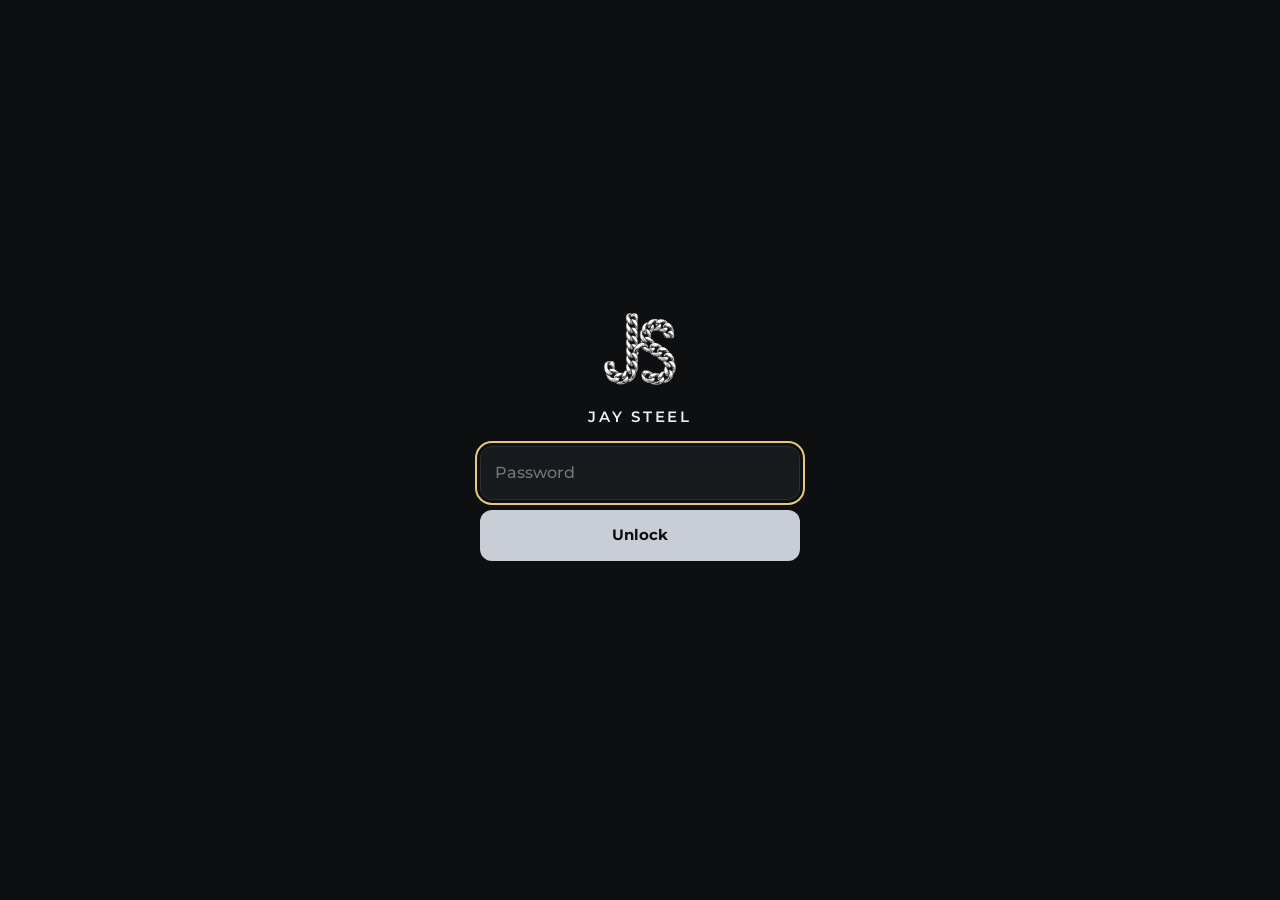
<file: index.html>
<!doctype html>
<html lang="en" data-theme="dark">
<head>
<meta charset="utf-8">
<meta name="viewport" content="width=device-width, initial-scale=1, viewport-fit=cover">
<title>JAY STEEL · Markets &amp; HQ</title>
<meta name="description" content="JAY STEEL JEWELRY markets and HQ: next market, map, calendar, fees and sales.">
<meta name="color-scheme" content="dark light">
<meta name="theme-color" content="#0E0F11" id="theme-color">
<meta name="robots" content="noindex">
<link rel="icon" type="image/png" href="assets/favicon-32.png">
<link rel="apple-touch-icon" href="assets/apple-touch-icon.png">
<link rel="manifest" href="manifest.json">
<meta name="apple-mobile-web-app-capable" content="yes">
<meta name="mobile-web-app-capable" content="yes">
<meta name="apple-mobile-web-app-status-bar-style" content="black-translucent">
<meta name="apple-mobile-web-app-title" content="JS Logistics">
<script>
window.JSL = {"root": "", "sw": true};
/* theme before first paint (Settings › Appearance) */
(function(){try{var s=JSON.parse(localStorage.getItem("jsl-settings")||"{}"),d=document.documentElement,l=s.theme==="light"||(s.theme==="system"&&matchMedia("(prefers-color-scheme: light)").matches);d.setAttribute("data-theme",l?"light":"dark");if(s.text==="large")d.classList.add("text-lg");}catch(e){}})();
</script>
<link rel="preload" href="assets/fonts/montserrat.woff2" as="font" type="font/woff2" crossorigin>
<style>@font-face{font-family:"Montserrat";src:url("assets/fonts/montserrat.woff2") format("woff2");font-weight:100 900;font-display:swap}@font-face{font-family:"Cormorant Garamond";src:url("assets/fonts/cormorant.woff2") format("woff2");font-weight:300 700;font-display:swap}</style>
<link rel="stylesheet" href="styles.css?v=29">
</head>
<body>
<div class="aurora" aria-hidden="true"><i class="a1"></i><i class="a2"></i><i class="a3"></i></div>
<a class="skip" href="#app">Skip to content</a>
<header class="top">
  <a class="brand" href="#/" aria-label="JAY STEEL, dashboard">
    <picture><source srcset="assets/js-icon.webp" type="image/webp"><img src="assets/js-icon.png" alt="" width="256" height="244"></picture>
    <span class="brand__text"><span class="brand__word">JAY STEEL</span><span class="brand__sub" id="page-name">Dashboard</span></span>
  </a>
  <div class="top__btns">
    <button class="iconbtn" id="menu-btn" type="button" aria-label="Open menu" aria-expanded="false" aria-controls="menu">
      <svg aria-hidden="true" focusable="false" viewBox="0 0 24 24"><path d="M4 7h16M4 12h16M4 17h16"/></svg>
    </button>
  </div>
</header>

<div class="menu-scrim" id="menu-scrim" hidden></div>
<nav class="menu" id="menu" aria-label="Menu" aria-hidden="true">
  <div class="menu__head"><span class="brand__word">MENU</span>
    <button class="iconbtn" id="menu-close" type="button" aria-label="Close menu"><svg aria-hidden="true" viewBox="0 0 24 24"><path d="M6 6l12 12M18 6 6 18"/></svg></button></div>
  <p class="menu__sec">Plan</p>
  <a href="#/" data-tab="today"><svg viewBox="0 0 24 24" aria-hidden="true"><circle cx="12" cy="12" r="8.5"/><path d="M12 7.5V12l3 2"/></svg><span>Today</span></a>
  <a href="#/todo" data-tab="todo"><svg viewBox="0 0 24 24" aria-hidden="true"><path d="M9 6h11M9 12h11M9 18h7"/><path d="M4.5 6l1 1 2-2M4.5 12l1 1 2-2M4.5 18l1 1 2-2"/></svg><span>To-Do</span><span class="menu-count" id="todo-menu-count" hidden></span></a>
  <a href="#/calendar" data-tab="cal"><svg viewBox="0 0 24 24" aria-hidden="true"><rect x="3.5" y="5" width="17" height="15" rx="2"/><path d="M3.5 10h17M8 3v4M16 3v4"/></svg><span>Calendar</span></a>
  <a href="#/map" data-tab="map"><svg viewBox="0 0 24 24" aria-hidden="true"><path d="M9 4 3.5 6v14L9 18l6 2 5.5-2V4L15 6z"/><path d="M9 4v14M15 6v14"/></svg><span>Map</span></a>
  <p class="menu__sec">Business</p>
  <a href="#/markets" data-tab="list"><svg viewBox="0 0 24 24" aria-hidden="true"><rect x="3.5" y="4.5" width="17" height="15" rx="2.5"/><path d="M3.5 9.5h17M8 3v4M16 3v4"/></svg><span>Markets</span></a>
  <a href="#/opportunities" data-tab="opp"><svg viewBox="0 0 24 24" aria-hidden="true"><circle cx="11" cy="11" r="6.5"/><path d="M20 20l-4.2-4.2"/></svg><span>Find markets</span></a>
  <a href="#/money" data-tab="money"><svg viewBox="0 0 24 24" aria-hidden="true"><path d="M12 3v18M16.5 7.5c0-1.7-2-3-4.5-3s-4.5 1.3-4.5 3 2 2.6 4.5 3 4.5 1.3 4.5 3-2 3-4.5 3-4.5-1.3-4.5-3"/></svg><span>Payments</span></a>
  <a href="#/products" data-tab="products"><svg viewBox="0 0 24 24" aria-hidden="true"><path d="M3.5 12.2V5a1.5 1.5 0 0 1 1.5-1.5h7.2l8.3 8.3a1.5 1.5 0 0 1 0 2.1l-7.1 7.1a1.5 1.5 0 0 1-2.1 0z"/><circle cx="8.2" cy="8.2" r="1.5"/></svg><span>Products</span></a>
  <a href="#/links" data-tab="links"><svg viewBox="0 0 24 24" aria-hidden="true"><path d="M5 8h14l-1.2 11.2a2 2 0 0 1-2 1.8H8.2a2 2 0 0 1-2-1.8z"/><path d="M9 8V6a3 3 0 0 1 6 0v2"/></svg><span>Shop &amp; Links</span></a>
  <p class="menu__sec">App</p>
  <a href="#/settings" data-tab="settings"><svg viewBox="0 0 24 24" aria-hidden="true"><circle cx="12" cy="12" r="3"/><path d="M19.4 15a1.7 1.7 0 0 0 .3 1.8l.1.1a2 2 0 1 1-2.8 2.8l-.1-.1a1.7 1.7 0 0 0-1.8-.3 1.7 1.7 0 0 0-1 1.5V21a2 2 0 1 1-4 0v-.1a1.7 1.7 0 0 0-1.1-1.5 1.7 1.7 0 0 0-1.8.3l-.1.1a2 2 0 1 1-2.8-2.8l.1-.1a1.7 1.7 0 0 0 .3-1.8 1.7 1.7 0 0 0-1.5-1H3a2 2 0 1 1 0-4h.1a1.7 1.7 0 0 0 1.5-1.1 1.7 1.7 0 0 0-.3-1.8l-.1-.1a2 2 0 1 1 2.8-2.8l.1.1a1.7 1.7 0 0 0 1.8.3H9a1.7 1.7 0 0 0 1-1.5V3a2 2 0 1 1 4 0v.1a1.7 1.7 0 0 0 1 1.5 1.7 1.7 0 0 0 1.8-.3l.1-.1a2 2 0 1 1 2.8 2.8l-.1.1a1.7 1.7 0 0 0-.3 1.8V9a1.7 1.7 0 0 0 1.5 1H21a2 2 0 1 1 0 4h-.1a1.7 1.7 0 0 0-1.5 1z"/></svg><span>Settings</span></a>
  <button type="button" class="menu__out" id="logout"><svg viewBox="0 0 24 24" aria-hidden="true"><path d="M14 4h4a2 2 0 0 1 2 2v12a2 2 0 0 1-2 2h-4M10 16l-4-4 4-4M6 12h10"/></svg><span>Log Out</span></button>
</nav>

<nav class="dock" aria-label="Primary">
  <a href="#/" data-tab="today" aria-label="Today"><svg viewBox="0 0 24 24" aria-hidden="true"><circle cx="12" cy="12" r="8.5"/><path d="M12 7.5V12l3 2"/></svg><span>Today</span></a>
  <a href="#/todo" data-tab="todo" aria-label="To-do and pending"><svg viewBox="0 0 24 24" aria-hidden="true"><path d="M9 6h11M9 12h11M9 18h7"/><path d="M4.5 6l1 1 2-2M4.5 12l1 1 2-2M4.5 18l1 1 2-2"/></svg><span>To-Do</span><i class="dokbadge" id="todo-badge" hidden></i></a>
  <a href="#/opportunities" data-tab="opp" aria-label="Find markets"><svg viewBox="0 0 24 24" aria-hidden="true"><circle cx="11" cy="11" r="6.5"/><path d="M20 20l-4.2-4.2"/></svg><span>Find</span></a>
  <a href="#/markets" data-tab="list" aria-label="Markets"><svg viewBox="0 0 24 24" aria-hidden="true"><rect x="3.5" y="4.5" width="17" height="15" rx="2.5"/><path d="M3.5 9.5h17M8 3v4M16 3v4"/></svg><span>Markets</span></a>
  <button type="button" class="dock__more" id="more-btn" aria-label="More" aria-controls="menu" aria-expanded="false">
    <svg viewBox="0 0 24 24" aria-hidden="true"><circle cx="5" cy="12" r="1.6"/><circle cx="12" cy="12" r="1.6"/><circle cx="19" cy="12" r="1.6"/></svg><span>More</span></button>
</nav>

<main id="app" class="wrap" tabindex="-1">
  <div class="skel" aria-label="Loading markets"><i></i><i></i><i></i></div>
</main>

<noscript><p class="wrap">This app needs JavaScript turned on.</p></noscript>
<style>html.locked body>*:not(#gate){display:none!important}#gate{position:fixed;inset:0;display:flex;align-items:center;justify-content:center;background:#0E0F11;z-index:9999;font-family:Montserrat,system-ui,sans-serif}#gate form{width:min(320px,86vw);text-align:center;color:#ECEEF1}#gate img{width:72px;margin-bottom:14px;filter:grayscale(1) brightness(1.18)}#gate h1{font-size:15px;letter-spacing:.18em;margin:0 0 18px;font-weight:600}#gate input{width:100%;box-sizing:border-box;padding:14px;border-radius:12px;border:1px solid #2A2E33;background:#17191C;color:#ECEEF1;font-size:16px}#gate button{width:100%;margin-top:10px;padding:14px;border:0;border-radius:12px;background:#C9CED6;color:#0E0F11;font-weight:700;font-size:15px}#gate p{color:#E5675A;font-size:13px;min-height:18px;margin:8px 0 0}</style>
<script>
(function(){var H="162c8e48e83400fb9cac9947ab71ea63e5e27490040529ddae7283fda6991d64",K="jsl-auth",P2="jsl-pw2",d=document.documentElement;
function load(){d.classList.remove("locked");var g=document.getElementById("gate");if(g)g.remove();var s=document.createElement("script");s.src="app.js?v=34";document.body.appendChild(s);if("serviceWorker"in navigator)navigator.serviceWorker.register("sw.js").catch(function(){});}
async function h(t){var b=await crypto.subtle.digest("SHA-256",new TextEncoder().encode(t));return Array.from(new Uint8Array(b)).map(function(x){return x.toString(16).padStart(2,"0")}).join("");}
/* PBKDF2 (device salt) — the same derivation the app's encrypted files use. Existing logins keep
   working (the old token is still honoured); the slower check applies from the first typed login. */
function b64e(b){var t="";new Uint8Array(b).forEach(function(x){t+=String.fromCharCode(x)});return btoa(t);}
function unpack(b){return Uint8Array.from(atob(b),function(c){return c.charCodeAt(0)});}
async function kdf(pw,salt,i){var base=await crypto.subtle.importKey("raw",new TextEncoder().encode(pw),"PBKDF2",false,["deriveBits"]);var raw=new Uint8Array(await crypto.subtle.deriveBits({name:"PBKDF2",salt:salt,iterations:i,hash:"SHA-256"},base,256));return Array.from(raw).map(function(x){return x.toString(16).padStart(2,"0")}).join("");}
function hqKey(pw){try{var u=((window.JSL&&window.JSL.hqDir)||"../jaysteel-hq/preview/data/")+"needs_you.json";fetch(u+"?t="+Date.now(),{cache:"no-store"}).then(function(r){return r.json()}).then(async function(b){var k=await crypto.subtle.importKey("raw",new TextEncoder().encode(pw),"PBKDF2",false,["deriveBits"]);var raw=new Uint8Array(await crypto.subtle.deriveBits({name:"PBKDF2",salt:unpack(b.salt),iterations:b.iter,hash:"SHA-256"},k,256));var t="";for(var i=0;i<raw.length;i++)t+=String.fromCharCode(raw[i]);localStorage.setItem("jshq_key_v1",JSON.stringify({salt:b.salt,key:btoa(t)}));window.dispatchEvent(new Event("jshq-key"));}).catch(function(){});}catch(e){}}
var ok=false;try{ok=localStorage.getItem(K)===H}catch(e){}
if(ok){document.addEventListener("DOMContentLoaded",load);return;}
d.classList.add("locked");
document.addEventListener("DOMContentLoaded",function(){var g=document.createElement("div");g.id="gate";g.innerHTML='<form autocomplete="on"><img src="assets/js-icon.png" alt=""><h1>JAY STEEL</h1><input type="text" name="username" value="jaysteel-logistics" autocomplete="username" style="display:none"><input id="gpw" type="password" name="password" autocomplete="current-password" placeholder="Password" required><button id="gunlock" type="submit">Unlock</button><p id="gerr"></p></form>';document.body.appendChild(g);
var btn=document.getElementById("gunlock");
/* lockout after wrong guesses: 1s, 2s, 4s, 8s (per tab). Never hard-blocks, resets itself. */
function arm(sec){btn.disabled=true;var t0=Date.now(),iv=setInterval(function(){var left=Math.ceil(sec-(Date.now()-t0)/1000);var el=document.getElementById("gerr");if(el)el.textContent=left>0?("Wrong password · try again in "+left+"s"):"Wrong password";if(left<=0){clearInterval(iv);btn.disabled=false;btn.removeAttribute("aria-busy");}},200);}
g.querySelector("form").addEventListener("submit",async function(e){e.preventDefault();if(btn.disabled)return;var v=document.getElementById("gpw").value.trim();if(!v)return;btn.disabled=true;btn.setAttribute("aria-busy","true");
try{var good=await h(v)===H;                          /* legacy check, offline-safe */
if(!good){var p2=null;try{p2=JSON.parse(localStorage.getItem(P2)||"null");}catch(_){}
if(p2&&p2.s&&p2.h&&await kdf(v,unpack(p2.s),p2.i)===p2.h)good=true;}   /* PBKDF2 check once enrolled */
if(good){try{localStorage.setItem(K,H);if(!JSON.parse(localStorage.getItem(P2)||"null")){var s=new Uint8Array(16);crypto.getRandomValues(s);localStorage.setItem(P2,JSON.stringify({s:b64e(s),i:100000,h:await kdf(v,s,100000)}));}sessionStorage.removeItem("jsl-at");}catch(_){}hqKey(v);load();return;}
}catch(_){}
var el=document.getElementById("gerr");if(el)el.textContent="Wrong password";
var at=1;try{at=(+((sessionStorage.getItem("jsl-at")||"0")))||0;at+=1;sessionStorage.setItem("jsl-at",String(at));}catch(_){}
arm(Math.min(8,Math.pow(2,at-1)));});
setTimeout(function(){var i=document.getElementById("gpw");if(i)i.focus()},50);});
})();

</script>
</body>
</html>
</file>
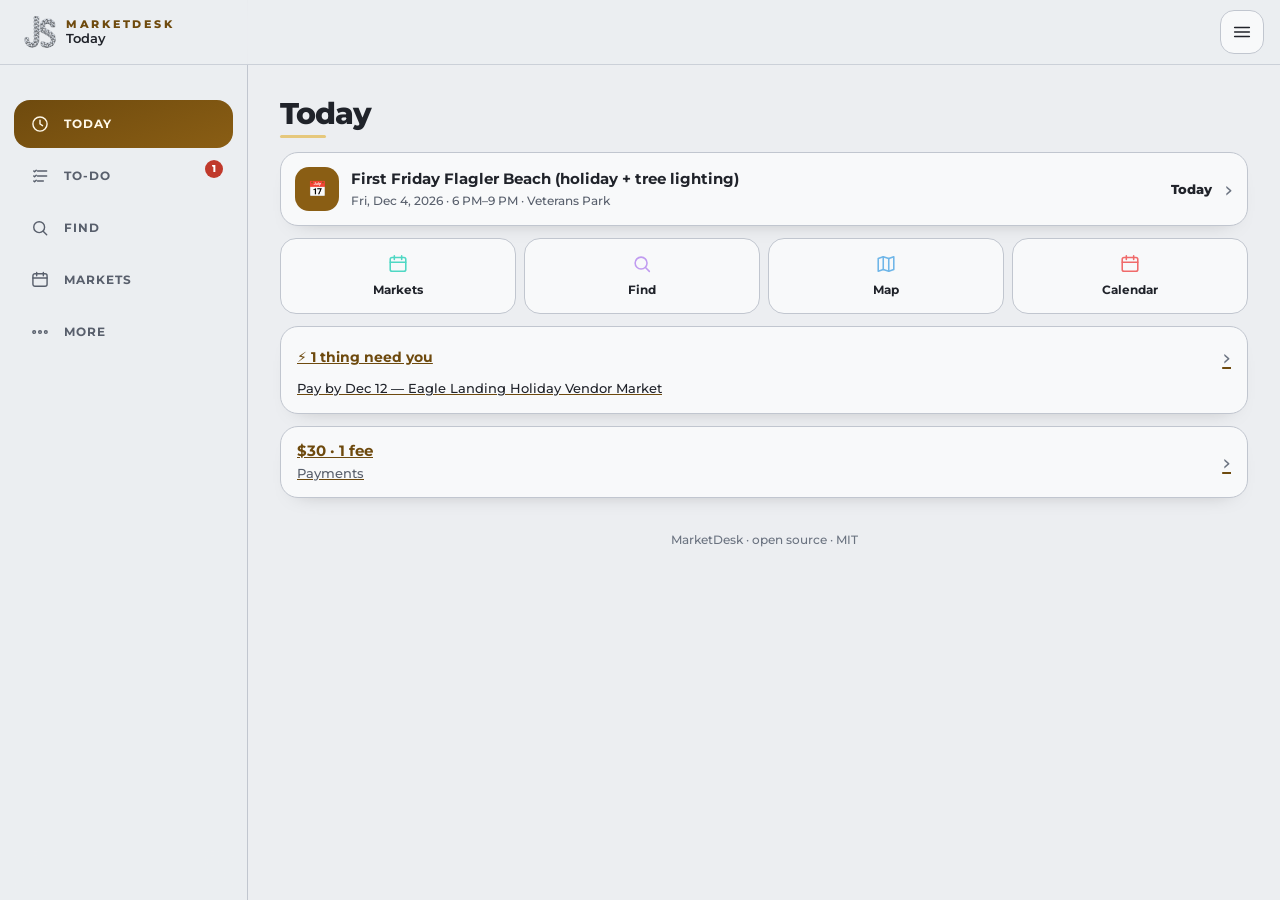
<file: marketdesk/index.html>
<!doctype html>
<html lang="en" data-theme="dark">
<head>
<meta charset="utf-8">
<meta name="viewport" content="width=device-width, initial-scale=1, viewport-fit=cover">
<title>MarketDesk · open vendor command center</title>
<meta name="description" content="Open-source vendor market command center: today, to-do, markets, find leads, calendar, map, payments, auto-apply.">
<meta name="color-scheme" content="dark light">
<meta name="theme-color" content="#0A0B0E" id="theme-color">
<meta name="robots" content="noindex">
<link rel="icon" type="image/png" href="assets/favicon-32.png">
<link rel="apple-touch-icon" href="assets/apple-touch-icon.png">
<link rel="manifest" href="manifest.webmanifest">
<meta name="apple-mobile-web-app-capable" content="yes">
<meta name="mobile-web-app-capable" content="yes">
<meta name="apple-mobile-web-app-status-bar-style" content="black-translucent">
<meta name="apple-mobile-web-app-title" content="MarketDesk">
<script>
/* optional unlock gate: set window.MARKETDESK = { unlock: "<sha256 hex>" } (or ?unlock=) to require a password. null = open. */
(function(){try{var s=JSON.parse(localStorage.getItem("md.settings")||"{}"),d=document.documentElement,l=s.theme==="light"||(s.theme==="system"&&matchMedia("(prefers-color-scheme: light)").matches);d.setAttribute("data-theme",l?"light":"dark");if(s.text==="large")d.classList.add("text-lg");}catch(e){}})();
</script>
<style>@font-face{font-family:"Montserrat";src:url("assets/montserrat.woff2") format("woff2");font-weight:100 900;font-display:swap}@font-face{font-family:"Cormorant Garamond";src:url("assets/cormorant.woff2") format("woff2");font-weight:300 700;font-display:swap}</style>
<link rel="stylesheet" href="styles.css?v=1">
</head>
<body>
<a class="skip" href="#app">Skip to content</a>
<header class="top">
  <a class="brand" href="#/" aria-label="MarketDesk, today">
    <picture><source srcset="assets/icon-192.png" type="image/png"><img src="assets/icon-192.png" alt="" width="192" height="192"></picture>
    <span class="brand__text"><span class="brand__word">MARKETDESK</span><span class="brand__sub" id="page-name">Today</span></span>
  </a>
  <div class="top__btns"><button class="iconbtn" id="menu-btn" type="button" aria-label="Open menu" aria-expanded="false" aria-controls="menu"><svg aria-hidden="true" viewBox="0 0 24 24" focusable="false"><path d="M4 7h16M4 12h16M4 17h16"/></svg></button></div>
</header>

<div class="menu-scrim" id="menu-scrim" hidden></div>
<nav class="menu" id="menu" aria-label="Menu" aria-hidden="true">
  <div class="menu__head"><span class="brand__word">MENU</span>
    <button class="iconbtn" id="menu-close" type="button" aria-label="Close menu"><svg aria-hidden="true" viewBox="0 0 24 24"><path d="M6 6l12 12M18 6 6 18"/></svg></button></div>
  <p class="menu__sec">Plan</p>
  <a href="#/" data-tab="today"><svg viewBox="0 0 24 24" aria-hidden="true"><circle cx="12" cy="12" r="8.5"/><path d="M12 7.5V12l3 2"/></svg><span>Today</span></a>
  <a href="#/todo" data-tab="todo"><svg viewBox="0 0 24 24" aria-hidden="true"><path d="M9 6h11M9 12h11M9 18h7"/><path d="M4.5 6l1 1 2-2M4.5 12l1 1 2-2M4.5 18l1 1 2-2"/></svg><span>To-Do</span><span class="menu-count" id="todo-menu-count" hidden></span></a>
  <a href="#/calendar" data-tab="cal"><svg viewBox="0 0 24 24" aria-hidden="true"><rect x="3.5" y="5" width="17" height="15" rx="2"/><path d="M3.5 10h17M8 3v4M16 3v4"/></svg><span>Calendar</span></a>
  <a href="#/map" data-tab="map"><svg viewBox="0 0 24 24" aria-hidden="true"><path d="M9 4 3.5 6v14L9 18l6 2 5.5-2V4L15 6z"/><path d="M9 4v14M15 6v14"/></svg><span>Map</span></a>
  <p class="menu__sec">Business</p>
  <a href="#/markets" data-tab="list"><svg viewBox="0 0 24 24" aria-hidden="true"><rect x="3.5" y="4.5" width="17" height="15" rx="2.5"/><path d="M3.5 9.5h17M8 3v4M16 3v4"/></svg><span>Markets</span></a>
  <a href="#/opportunities" data-tab="opp"><svg viewBox="0 0 24 24" aria-hidden="true"><circle cx="11" cy="11" r="6.5"/><path d="M20 20l-4.2-4.2"/></svg><span>Find</span></a>
  <a href="#/money" data-tab="money"><svg viewBox="0 0 24 24" aria-hidden="true"><path d="M12 3v18M16.5 7.5c0-1.7-2-3-4.5-3s-4.5 1.3-4.5 3 2 2.6 4.5 3 4.5 1.3 4.5 3-2 3-4.5 3-4.5-1.3-4.5-3"/></svg><span>Payments</span></a>
  <p class="menu__sec">App</p>
  <a href="#/settings" data-tab="settings"><svg viewBox="0 0 24 24" aria-hidden="true"><circle cx="12" cy="12" r="3"/><path d="M19.4 15a1.7 1.7 0 0 0 .3 1.8l.1.1a2 2 0 1 1-2.8 2.8l-.1-.1a1.7 1.7 0 0 0-1.8-.3 1.7 1.7 0 0 0-1 1.5V21a2 2 0 1 1-4 0v-.1a1.7 1.7 0 0 0-1.1-1.5 1.7 1.7 0 0 0-1.8.3l-.1.1a2 2 0 1 1-2.8-2.8l.1-.1a1.7 1.7 0 0 0 .3-1.8 1.7 1.7 0 0 0-1.5-1H3a2 2 0 1 1 0-4h.1a1.7 1.7 0 0 0 1.5-1.1 1.7 1.7 0 0 0-.3-1.8l-.1-.1a2 2 0 1 1 2.8-2.8l.1.1a1.7 1.7 0 0 0 1.8.3H9a1.7 1.7 0 0 0 1-1.5V3a2 2 0 1 1 4 0v.1a1.7 1.7 0 0 0 1 1.5 1.7 1.7 0 0 0 1.8-.3l.1-.1a2 2 0 1 1 2.8 2.8l-.1.1a1.7 1.7 0 0 0-.3 1.8V9a1.7 1.7 0 0 0 1.5 1H21a2 2 0 1 1 0 4h-.1a1.7 1.7 0 0 0-1.5 1z"/></svg><span>Settings</span></a>
  <p class="menu__sec">Open source</p>
  <a href="#/about" data-tab="about"><svg viewBox="0 0 24 24" aria-hidden="true"><circle cx="12" cy="12" r="9"/><path d="M12 11v5M12 7.5v.2"/></svg><span>About &amp; license</span></a>
</nav>

<nav class="dock" aria-label="Primary">
  <a href="#/" data-tab="today" aria-label="Today"><svg viewBox="0 0 24 24" aria-hidden="true"><circle cx="12" cy="12" r="8.5"/><path d="M12 7.5V12l3 2"/></svg><span>Today</span></a>
  <a href="#/todo" data-tab="todo" aria-label="To-do"><svg viewBox="0 0 24 24" aria-hidden="true"><path d="M9 6h11M9 12h11M9 18h7"/><path d="M4.5 6l1 1 2-2M4.5 12l1 1 2-2M4.5 18l1 1 2-2"/></svg><span>To-Do</span><i class="dokbadge" id="todo-badge" hidden></i></a>
  <a href="#/opportunities" data-tab="opp" aria-label="Find markets"><svg viewBox="0 0 24 24" aria-hidden="true"><circle cx="11" cy="11" r="6.5"/><path d="M20 20l-4.2-4.2"/></svg><span>Find</span></a>
  <a href="#/markets" data-tab="list" aria-label="Markets"><svg viewBox="0 0 24 24" aria-hidden="true"><rect x="3.5" y="4.5" width="17" height="15" rx="2.5"/><path d="M3.5 9.5h17M8 3v4M16 3v4"/></svg><span>Markets</span></a>
  <button type="button" class="dock__more" id="more-btn" aria-label="More" aria-controls="menu" aria-expanded="false"><svg viewBox="0 0 24 24" aria-hidden="true"><circle cx="5" cy="12" r="1.6"/><circle cx="12" cy="12" r="1.6"/><circle cx="19" cy="12" r="1.6"/></svg><span>More</span></button>
</nav>

<main id="app" class="wrap" tabindex="-1">
  <div class="skel" aria-label="Loading"><i></i><i></i></div>
</main>
<noscript><p class="wrap">MarketDesk needs JavaScript.</p></noscript>
<script>
/* unlock gate (optional). Set unlock: null to keep the app open. */
(function(){
  var K="md.auth",P="md.pw2";
  var want=null; try{ want=(window.MARKETDESK&&window.MARKETDESK.unlock)||null; }catch(e){}
  if(!want){return;}
  var d=document.documentElement, D=document;
  D.addEventListener("DOMContentLoaded",function(){
    var ok=false;try{ok=localStorage.getItem(K)===want;}catch(e){}
    if(ok){D.getElementById("app").removeAttribute("data-locked");return;}
    d.setAttribute("data-locked","1");
    var g=D.createElement("div");g.id="gate";g.innerHTML='<form><img src="assets/icon-192.png" alt=""><h1>MARKETDESK</h1><input id="gpw" type="password" placeholder="Password" required autocomplete="current-password"><button type="submit">Unlock</button><p id="gerr" role="alert"></p></form>';
    D.body.appendChild(g);
    g.querySelector("form").addEventListener("submit",async function(e){
      e.preventDefault();var v=D.getElementById("gpw").value;
      var b=await crypto.subtle.digest("SHA-256",new TextEncoder().encode(v));
      var h=Array.from(new Uint8Array(b)).map(function(x){return x.toString(16).padStart(2,"0")}).join("");
      if(h===want){try{localStorage.setItem(K,want);}catch(_){}}else{D.getElementById("gerr").textContent="Wrong password";return;}
      g.remove();d.removeAttribute("data-locked");
    });
  });
})();
</script>
<script src="app.js?v=2" defer></script>
</body>
</html>
</file>
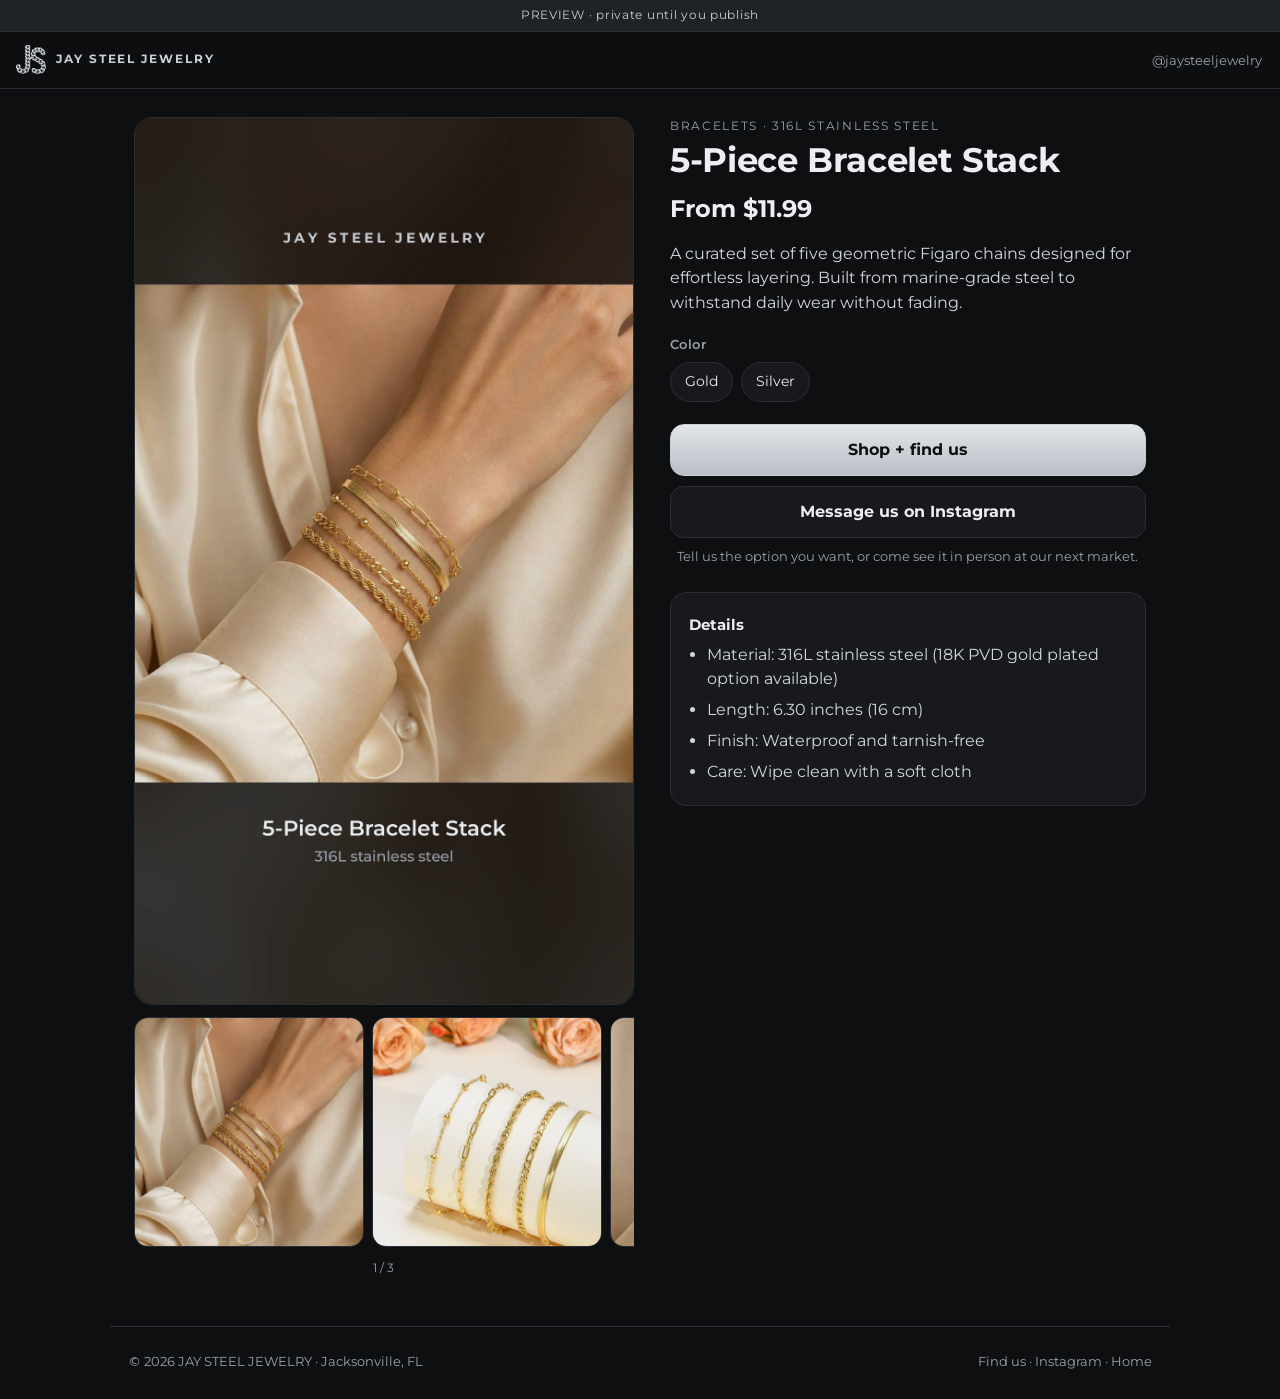
<file: pp/bracelet-stack-set/index.html>
<!doctype html>
<html lang="en">
<head>
<meta charset="utf-8">
<meta name="viewport" content="width=device-width, initial-scale=1, viewport-fit=cover">
<title>5-Piece Bracelet Stack · JAY STEEL JEWELRY</title>
<meta name="description" content="Shop the 5-piece Figaro chain bracelet set by JAY STEEL JEWELRY. Made of waterproof, tarnish-free 316L stainless steel in a 6.30-inch length.">
<meta name="robots" content="noindex,nofollow">
<meta name="theme-color" content="#0E0F11">
<meta name="color-scheme" content="dark">
<link rel="canonical" href="https://jaysteeljewelry.github.io/p/bracelet-stack-set/">
<link rel="icon" href="mark.png">
<meta property="og:type" content="product">
<meta property="og:site_name" content="JAY STEEL JEWELRY">
<meta property="og:title" content="5-Piece Bracelet Stack">
<meta property="og:description" content="Shop the 5-piece Figaro chain bracelet set by JAY STEEL JEWELRY. Made of waterproof, tarnish-free 316L stainless steel in a 6.30-inch length.">
<meta property="og:url" content="https://jaysteeljewelry.github.io/p/bracelet-stack-set/">
<meta property="og:image" content="https://jaysteeljewelry.github.io/p/bracelet-stack-set/img/1.jpg">
<meta property="og:image:alt" content="5-Piece Bracelet Stack">
<meta name="twitter:card" content="summary_large_image">
<link rel="preload" href="../../assets/fonts/montserrat.woff2" as="font" type="font/woff2" crossorigin>
<style>
@font-face{font-family:"Montserrat";src:url("../../assets/fonts/montserrat.woff2") format("woff2");font-weight:100 900;font-display:swap}
:root{--bg:#0E0F11;--card:#17191C;--raised:#1F2226;--line:#2A2E33;--text:#ECEEF1;--muted:#9AA1AB;--silver:#C9CED6;--hover:#E3E6EA}
*{box-sizing:border-box}html{-webkit-text-size-adjust:100%}
body{margin:0;background:var(--bg);color:var(--text);font:16px/1.55 "Montserrat",system-ui,-apple-system,"Segoe UI",Roboto,sans-serif;-webkit-font-smoothing:antialiased}
a{color:inherit}
.top{position:sticky;top:0;z-index:5;display:flex;align-items:center;justify-content:space-between;gap:12px;padding:10px 16px;padding-top:max(10px,env(safe-area-inset-top));background:rgba(14,15,17,.92);backdrop-filter:blur(10px);-webkit-backdrop-filter:blur(10px);border-bottom:1px solid var(--line)}
.brand{display:flex;align-items:center;gap:10px;text-decoration:none;font-weight:700;letter-spacing:.16em;font-size:12px;color:var(--silver)}
.brand img{width:30px;height:30px;object-fit:contain}
.top .ig{font-size:13px;color:var(--muted);text-decoration:none;padding:8px 2px}
.top .ig:hover{color:var(--hover)}
main{max-width:1060px;margin:0 auto;padding:0 0 40px}
.media{display:grid;gap:12px;padding-top:0}
.reel{position:relative;background:#000;aspect-ratio:9/16;height:min(66vh,177.7vw);width:auto;margin:0 auto;overflow:hidden;border-radius:0 0 16px 16px}
.reel video{width:100%;height:100%;object-fit:cover;display:block}
.gal{display:flex;overflow-x:auto;scroll-snap-type:x mandatory;gap:8px;padding:0 16px;scrollbar-width:none}
.gal::-webkit-scrollbar{display:none}
.gal figure{margin:0;flex:0 0 78%;scroll-snap-align:center;background:var(--card);border:1px solid var(--line);border-radius:14px;overflow:hidden;aspect-ratio:1/1}
.gal img{width:100%;height:100%;object-fit:cover;display:block}
.count{font-size:12px;color:var(--muted);text-align:center;margin:0}
.info{padding:22px 18px 0}
.eyebrow{margin:0 0 6px;font-size:12px;letter-spacing:.14em;text-transform:uppercase;color:var(--muted)}
h1{margin:0 0 10px;font-size:28px;line-height:1.15;font-weight:700;letter-spacing:-.01em}
.price{display:flex;align-items:baseline;gap:10px;margin:0 0 14px}
.price b{font-size:24px;font-weight:700;color:var(--text)}
.price s{color:var(--muted);font-size:15px}
.price small{color:var(--muted);font-size:13px}
.lede{margin:0 0 18px;color:#D3D7DD}
.opt{margin:0 0 16px}
.opt h2{margin:0 0 8px;font-size:13px;font-weight:600;color:var(--muted);letter-spacing:.04em}
.chips{display:flex;flex-wrap:wrap;gap:8px}
.chips button{appearance:none;min-height:40px;padding:8px 14px;border-radius:999px;border:1px solid var(--line);background:var(--card);color:var(--text);font:inherit;font-size:14px;cursor:pointer}
.chips button[aria-pressed="true"]{border-color:var(--silver);background:var(--raised);box-shadow:inset 0 0 0 1px var(--silver)}
.chips button:disabled{opacity:.38;text-decoration:line-through}
.cta{display:grid;gap:10px;margin:22px 0 8px}
.btn{display:flex;align-items:center;justify-content:center;gap:8px;min-height:52px;border-radius:14px;font-weight:700;font-size:16px;text-decoration:none;border:1px solid var(--line)}
.btn.primary{background:linear-gradient(180deg,#E3E6EA,#B9BEC6);color:#0E0F11;border-color:#C9CED6}
.btn.primary:hover{background:#E3E6EA}
.btn.ghost{background:var(--card);color:var(--text)}
.btn.ghost:hover{border-color:var(--silver)}
.note{margin:6px 0 0;font-size:13px;color:var(--muted);text-align:center}
.details{margin:26px 0 0;background:var(--card);border:1px solid var(--line);border-radius:16px;padding:6px 18px}
.details h2{font-size:15px;margin:14px 0 6px}
.details ul{margin:0 0 14px;padding-left:18px;color:#D3D7DD}
.details li{margin:6px 0}
footer{max-width:1060px;margin:0 auto;padding:24px 18px calc(28px + env(safe-area-inset-bottom));border-top:1px solid var(--line);color:var(--muted);font-size:13px;display:flex;flex-wrap:wrap;gap:8px 18px;justify-content:space-between}
footer a{color:var(--muted);text-decoration:none}footer a:hover{color:var(--hover)}
.pv{background:#1F2226;border-bottom:1px solid var(--line);color:var(--silver);font-size:12px;text-align:center;padding:6px 10px;letter-spacing:.06em}
@media (min-width:860px){
 main{display:grid;grid-template-columns:minmax(0,1.05fr) minmax(0,1fr);gap:36px;padding:28px 24px 48px}
 .media{position:sticky;top:76px;align-self:start}
 .reel{border-radius:18px;height:auto;width:100%;border:1px solid var(--line)}
 .gal{padding:0}.gal figure{flex-basis:46%}
 .info{padding:0}
 h1{font-size:34px}
}
:focus-visible{outline:2px solid var(--silver);outline-offset:2px}
@media (prefers-reduced-motion:reduce){.reel video{display:none}.reel{background:center/cover no-repeat var(--poster)}}
</style>
<script type="application/ld+json">{"@context": "https://schema.org", "@type": "Product", "name": "5-Piece Bracelet Stack", "description": "A curated set of five geometric Figaro chains designed for effortless layering. Built from marine-grade steel to withstand daily wear without fading.", "image": ["https://jaysteeljewelry.github.io/p/bracelet-stack-set/img/1.jpg", "https://jaysteeljewelry.github.io/p/bracelet-stack-set/img/2.jpg", "https://jaysteeljewelry.github.io/p/bracelet-stack-set/img/3.jpg"], "brand": {"@type": "Brand", "name": "JAY STEEL JEWELRY"}, "category": "Bracelets", "material": "316L stainless steel", "offers": {"@type": "AggregateOffer", "priceCurrency": "USD", "lowPrice": "11.99", "highPrice": "13.99", "url": "https://jaysteeljewelry.github.io/p/bracelet-stack-set/"}}</script>
</head>
<body>
<div class="pv">PREVIEW · private until you publish</div>
<header class="top"><a class="brand" href="https://jaysteeljewelry.github.io/"><img src="mark.png" alt="" width="30" height="30">JAY STEEL JEWELRY</a><a class="ig" href="https://www.instagram.com/jaysteeljewelry/">@jaysteeljewelry</a></header>
<main>
 <section class="media" aria-label="Photos and video">
  <div class="reel" style="--poster:url(poster.jpg)"><video src="reel.mp4" poster="poster.jpg" autoplay muted loop playsinline preload="metadata" aria-label="5-Piece Bracelet Stack video"></video></div>
  <div class="gal" id="gal" tabindex="0" aria-label="Photo gallery"><figure><img src="img/1.jpg" width="960" height="960" alt="5-Piece Bracelet Stack photo 1" decoding="async"></figure><figure><img src="img/2.jpg" width="960" height="960" alt="5-Piece Bracelet Stack photo 2" loading="lazy" decoding="async"></figure><figure><img src="img/3.jpg" width="520" height="520" alt="5-Piece Bracelet Stack photo 3" loading="lazy" decoding="async"></figure></div>
  <p class="count" id="cnt">1 / 3</p>
 </section>
 <section class="info">
  <p class="eyebrow">Bracelets · 316L stainless steel</p>
  <h1>5-Piece Bracelet Stack</h1>
  <div class="price"><b id="pr">From $11.99</b><s id="pc"></s><small id="ph"></small></div>
  <p class="lede">A curated set of five geometric Figaro chains designed for effortless layering. Built from marine-grade steel to withstand daily wear without fading.</p>
  <div class="opt"><h2>Color</h2><div class="chips" data-i="1" role="group" aria-label="Color"><button type="button" aria-pressed="false" data-v="Gold-5PCS">Gold</button><button type="button" aria-pressed="false" data-v="Silver-5PCS">Silver</button></div></div>
  <div class="cta">
   <a class="btn primary" href="https://jaysteeljewelry.github.io/links/">Shop + find us</a>
   <a class="btn ghost" href="https://ig.me/m/jaysteeljewelry">Message us on Instagram</a>
  </div>
  <p class="note">Tell us the option you want, or come see it in person at our next market.</p>
  <div class="details"><h2>Details</h2><ul><li>Material: 316L stainless steel (18K PVD gold plated option available)</li><li>Length: 6.30 inches (16 cm)</li><li>Finish: Waterproof and tarnish-free</li><li>Care: Wipe clean with a soft cloth</li></ul></div>
 </section>
</main>
<footer><span>© 2026 JAY STEEL JEWELRY · Jacksonville, FL</span><span><a href="https://jaysteeljewelry.github.io/links/">Find us</a> · <a href="https://www.instagram.com/jaysteeljewelry/">Instagram</a> · <a href="https://jaysteeljewelry.github.io/">Home</a></span></footer>
<script type="application/json" id="pd">{"n": 2, "v": [{"o": ["16cm(6.30in)", "Silver-5PCS"], "p": 11.99, "c": 16.99, "a": true}, {"o": ["16cm(6.30in)", "Gold-5PCS"], "p": 13.99, "c": 19.99, "a": true}]}</script>
<script>
(function(){
 var D=JSON.parse(document.getElementById("pd").textContent);var sel=[];
 var price=document.getElementById("pr"),cmp=document.getElementById("pc"),hint=document.getElementById("ph");
 function fmt(x){return "$"+x.toFixed(2)}
 function match(){return D.v.filter(function(v){return sel.every(function(s,i){return s==null||v.o[i]===s})})}
 function paint(){
  var m=match();var full=sel.length===D.n&&sel.every(function(s){return s!=null});
  if(!m.length){price.textContent="Not in this combo";cmp.textContent="";hint.textContent="";return}
  var ps=m.map(function(v){return v.p}),lo=Math.min.apply(null,ps),hi=Math.max.apply(null,ps);
  price.textContent=(lo===hi?"":"From ")+fmt(lo);
  var c=full&&m[0].c&&m[0].c>m[0].p?m[0].c:null;cmp.textContent=c?fmt(c):"";
  hint.textContent=full?(m[0].a?"":"Sold out in this option"):"";
  document.querySelectorAll(".chips").forEach(function(g){var i=+g.dataset.i;g.querySelectorAll("button").forEach(function(b){
    var t=sel.slice();t[i]=b.dataset.v;b.disabled=!D.v.some(function(v){return t.every(function(s,j){return s==null||v.o[j]===s})});});});
 }
 document.querySelectorAll(".chips").forEach(function(g){var i=+g.dataset.i;sel[i]=null;g.addEventListener("click",function(e){var b=e.target.closest("button");if(!b||b.disabled)return;
   var on=b.getAttribute("aria-pressed")==="true";g.querySelectorAll("button").forEach(function(x){x.setAttribute("aria-pressed","false")});
   if(!on){b.setAttribute("aria-pressed","true");sel[i]=b.dataset.v}else sel[i]=null;paint();});});
 var gal=document.getElementById("gal"),cnt=document.getElementById("cnt");
 if(gal&&cnt){gal.addEventListener("scroll",function(){var f=gal.querySelectorAll("figure");var w=f[0].getBoundingClientRect().width+8;cnt.textContent=Math.min(f.length,Math.round(gal.scrollLeft/w)+1)+" / "+f.length},{passive:true});}
 var v=document.querySelector(".reel video");if(v){var p=v.play&&v.play();if(p&&p.catch)p.catch(function(){});}
})();
</script>
</body>
</html>
</file>
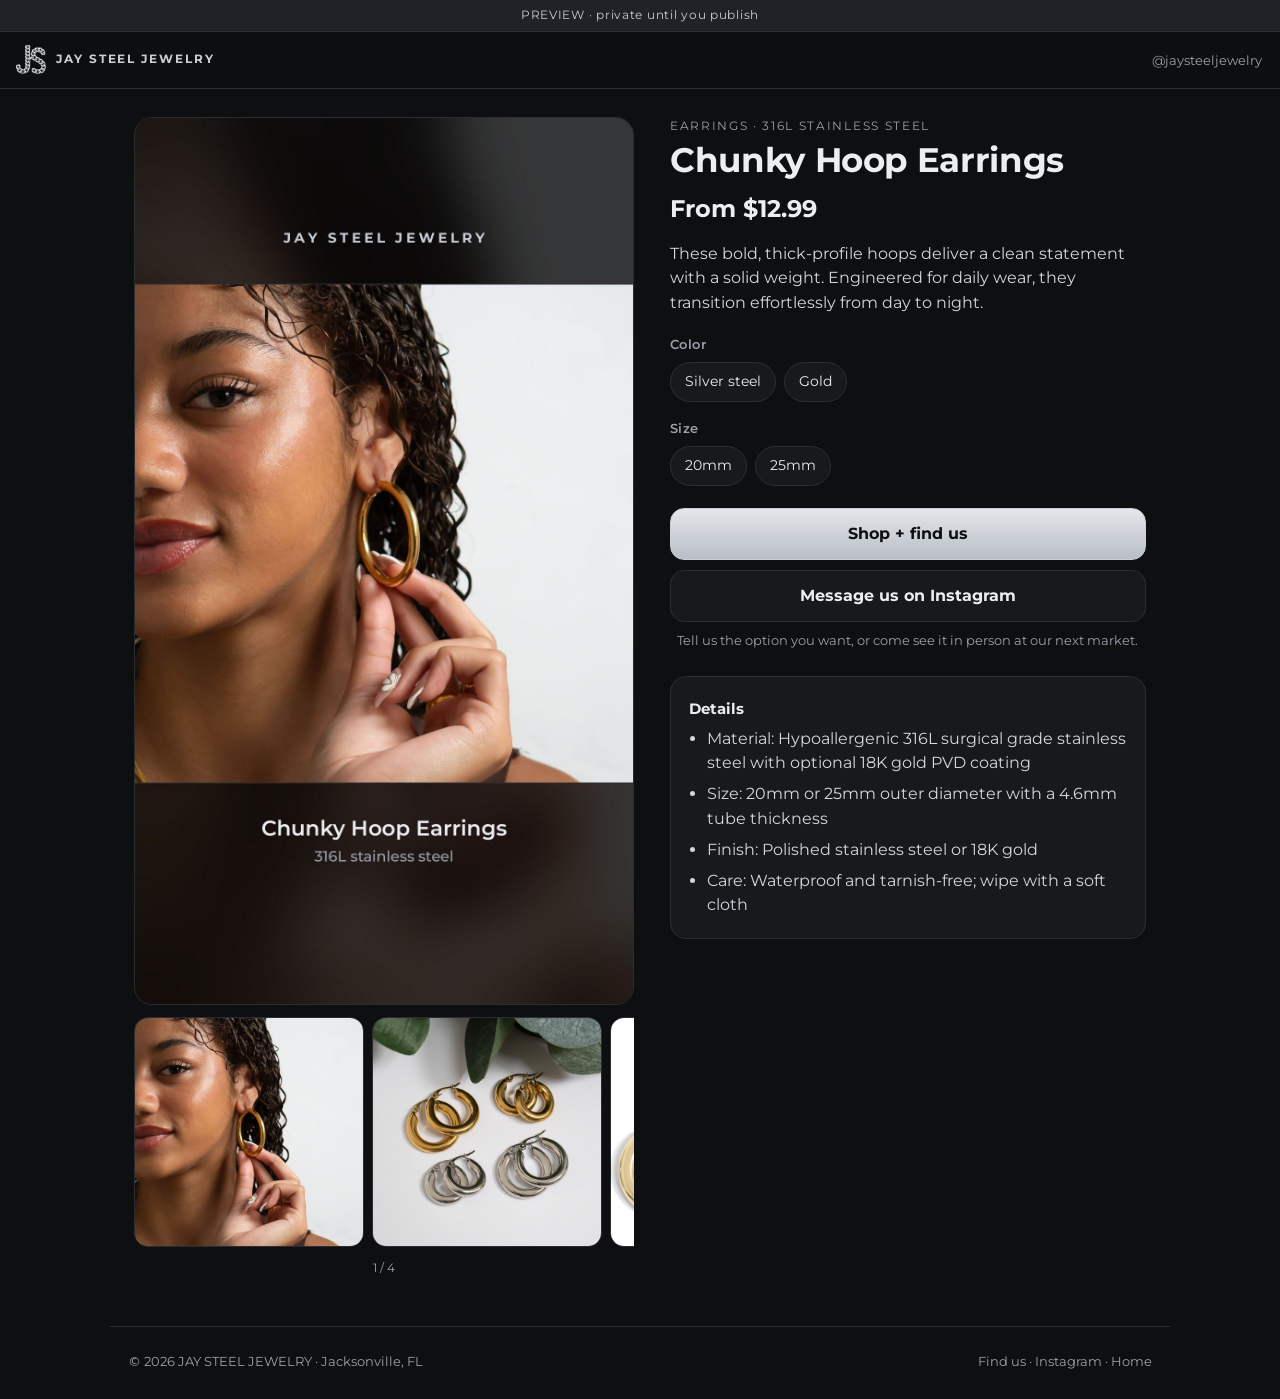
<file: pp/chunky-hoop-earrings/index.html>
<!doctype html>
<html lang="en">
<head>
<meta charset="utf-8">
<meta name="viewport" content="width=device-width, initial-scale=1, viewport-fit=cover">
<title>Chunky Hoop Earrings · JAY STEEL JEWELRY</title>
<meta name="description" content="Shop our 316L stainless steel chunky hoop earrings in 20mm and 25mm. Hypoallergenic, tarnish-free, and waterproof with optional 18K gold PVD finish.">
<meta name="robots" content="noindex,nofollow">
<meta name="theme-color" content="#0E0F11">
<meta name="color-scheme" content="dark">
<link rel="canonical" href="https://jaysteeljewelry.github.io/p/chunky-hoop-earrings/">
<link rel="icon" href="mark.png">
<meta property="og:type" content="product">
<meta property="og:site_name" content="JAY STEEL JEWELRY">
<meta property="og:title" content="Chunky Hoop Earrings">
<meta property="og:description" content="Shop our 316L stainless steel chunky hoop earrings in 20mm and 25mm. Hypoallergenic, tarnish-free, and waterproof with optional 18K gold PVD finish.">
<meta property="og:url" content="https://jaysteeljewelry.github.io/p/chunky-hoop-earrings/">
<meta property="og:image" content="https://jaysteeljewelry.github.io/p/chunky-hoop-earrings/img/1.jpg">
<meta property="og:image:alt" content="Chunky Hoop Earrings">
<meta name="twitter:card" content="summary_large_image">
<link rel="preload" href="../../assets/fonts/montserrat.woff2" as="font" type="font/woff2" crossorigin>
<style>
@font-face{font-family:"Montserrat";src:url("../../assets/fonts/montserrat.woff2") format("woff2");font-weight:100 900;font-display:swap}
:root{--bg:#0E0F11;--card:#17191C;--raised:#1F2226;--line:#2A2E33;--text:#ECEEF1;--muted:#9AA1AB;--silver:#C9CED6;--hover:#E3E6EA}
*{box-sizing:border-box}html{-webkit-text-size-adjust:100%}
body{margin:0;background:var(--bg);color:var(--text);font:16px/1.55 "Montserrat",system-ui,-apple-system,"Segoe UI",Roboto,sans-serif;-webkit-font-smoothing:antialiased}
a{color:inherit}
.top{position:sticky;top:0;z-index:5;display:flex;align-items:center;justify-content:space-between;gap:12px;padding:10px 16px;padding-top:max(10px,env(safe-area-inset-top));background:rgba(14,15,17,.92);backdrop-filter:blur(10px);-webkit-backdrop-filter:blur(10px);border-bottom:1px solid var(--line)}
.brand{display:flex;align-items:center;gap:10px;text-decoration:none;font-weight:700;letter-spacing:.16em;font-size:12px;color:var(--silver)}
.brand img{width:30px;height:30px;object-fit:contain}
.top .ig{font-size:13px;color:var(--muted);text-decoration:none;padding:8px 2px}
.top .ig:hover{color:var(--hover)}
main{max-width:1060px;margin:0 auto;padding:0 0 40px}
.media{display:grid;gap:12px;padding-top:0}
.reel{position:relative;background:#000;aspect-ratio:9/16;height:min(66vh,177.7vw);width:auto;margin:0 auto;overflow:hidden;border-radius:0 0 16px 16px}
.reel video{width:100%;height:100%;object-fit:cover;display:block}
.gal{display:flex;overflow-x:auto;scroll-snap-type:x mandatory;gap:8px;padding:0 16px;scrollbar-width:none}
.gal::-webkit-scrollbar{display:none}
.gal figure{margin:0;flex:0 0 78%;scroll-snap-align:center;background:var(--card);border:1px solid var(--line);border-radius:14px;overflow:hidden;aspect-ratio:1/1}
.gal img{width:100%;height:100%;object-fit:cover;display:block}
.count{font-size:12px;color:var(--muted);text-align:center;margin:0}
.info{padding:22px 18px 0}
.eyebrow{margin:0 0 6px;font-size:12px;letter-spacing:.14em;text-transform:uppercase;color:var(--muted)}
h1{margin:0 0 10px;font-size:28px;line-height:1.15;font-weight:700;letter-spacing:-.01em}
.price{display:flex;align-items:baseline;gap:10px;margin:0 0 14px}
.price b{font-size:24px;font-weight:700;color:var(--text)}
.price s{color:var(--muted);font-size:15px}
.price small{color:var(--muted);font-size:13px}
.lede{margin:0 0 18px;color:#D3D7DD}
.opt{margin:0 0 16px}
.opt h2{margin:0 0 8px;font-size:13px;font-weight:600;color:var(--muted);letter-spacing:.04em}
.chips{display:flex;flex-wrap:wrap;gap:8px}
.chips button{appearance:none;min-height:40px;padding:8px 14px;border-radius:999px;border:1px solid var(--line);background:var(--card);color:var(--text);font:inherit;font-size:14px;cursor:pointer}
.chips button[aria-pressed="true"]{border-color:var(--silver);background:var(--raised);box-shadow:inset 0 0 0 1px var(--silver)}
.chips button:disabled{opacity:.38;text-decoration:line-through}
.cta{display:grid;gap:10px;margin:22px 0 8px}
.btn{display:flex;align-items:center;justify-content:center;gap:8px;min-height:52px;border-radius:14px;font-weight:700;font-size:16px;text-decoration:none;border:1px solid var(--line)}
.btn.primary{background:linear-gradient(180deg,#E3E6EA,#B9BEC6);color:#0E0F11;border-color:#C9CED6}
.btn.primary:hover{background:#E3E6EA}
.btn.ghost{background:var(--card);color:var(--text)}
.btn.ghost:hover{border-color:var(--silver)}
.note{margin:6px 0 0;font-size:13px;color:var(--muted);text-align:center}
.details{margin:26px 0 0;background:var(--card);border:1px solid var(--line);border-radius:16px;padding:6px 18px}
.details h2{font-size:15px;margin:14px 0 6px}
.details ul{margin:0 0 14px;padding-left:18px;color:#D3D7DD}
.details li{margin:6px 0}
footer{max-width:1060px;margin:0 auto;padding:24px 18px calc(28px + env(safe-area-inset-bottom));border-top:1px solid var(--line);color:var(--muted);font-size:13px;display:flex;flex-wrap:wrap;gap:8px 18px;justify-content:space-between}
footer a{color:var(--muted);text-decoration:none}footer a:hover{color:var(--hover)}
.pv{background:#1F2226;border-bottom:1px solid var(--line);color:var(--silver);font-size:12px;text-align:center;padding:6px 10px;letter-spacing:.06em}
@media (min-width:860px){
 main{display:grid;grid-template-columns:minmax(0,1.05fr) minmax(0,1fr);gap:36px;padding:28px 24px 48px}
 .media{position:sticky;top:76px;align-self:start}
 .reel{border-radius:18px;height:auto;width:100%;border:1px solid var(--line)}
 .gal{padding:0}.gal figure{flex-basis:46%}
 .info{padding:0}
 h1{font-size:34px}
}
:focus-visible{outline:2px solid var(--silver);outline-offset:2px}
@media (prefers-reduced-motion:reduce){.reel video{display:none}.reel{background:center/cover no-repeat var(--poster)}}
</style>
<script type="application/ld+json">{"@context": "https://schema.org", "@type": "Product", "name": "Chunky Hoop Earrings", "description": "These bold, thick-profile hoops deliver a clean statement with a solid weight. Engineered for daily wear, they transition effortlessly from day to night.", "image": ["https://jaysteeljewelry.github.io/p/chunky-hoop-earrings/img/1.jpg", "https://jaysteeljewelry.github.io/p/chunky-hoop-earrings/img/2.jpg", "https://jaysteeljewelry.github.io/p/chunky-hoop-earrings/img/3.jpg", "https://jaysteeljewelry.github.io/p/chunky-hoop-earrings/img/4.jpg"], "brand": {"@type": "Brand", "name": "JAY STEEL JEWELRY"}, "category": "Earrings", "material": "316L stainless steel", "offers": {"@type": "AggregateOffer", "priceCurrency": "USD", "lowPrice": "12.99", "highPrice": "15.99", "url": "https://jaysteeljewelry.github.io/p/chunky-hoop-earrings/"}}</script>
</head>
<body>
<div class="pv">PREVIEW · private until you publish</div>
<header class="top"><a class="brand" href="https://jaysteeljewelry.github.io/"><img src="mark.png" alt="" width="30" height="30">JAY STEEL JEWELRY</a><a class="ig" href="https://www.instagram.com/jaysteeljewelry/">@jaysteeljewelry</a></header>
<main>
 <section class="media" aria-label="Photos and video">
  <div class="reel" style="--poster:url(poster.jpg)"><video src="reel.mp4" poster="poster.jpg" autoplay muted loop playsinline preload="metadata" aria-label="Chunky Hoop Earrings video"></video></div>
  <div class="gal" id="gal" tabindex="0" aria-label="Photo gallery"><figure><img src="img/1.jpg" width="1200" height="1200" alt="Chunky Hoop Earrings photo 1" decoding="async"></figure><figure><img src="img/2.jpg" width="1200" height="1200" alt="Chunky Hoop Earrings photo 2" loading="lazy" decoding="async"></figure><figure><img src="img/3.jpg" width="1200" height="1200" alt="Chunky Hoop Earrings photo 3" loading="lazy" decoding="async"></figure><figure><img src="img/4.jpg" width="1200" height="1200" alt="Chunky Hoop Earrings photo 4" loading="lazy" decoding="async"></figure></div>
  <p class="count" id="cnt">1 / 4</p>
 </section>
 <section class="info">
  <p class="eyebrow">Earrings · 316L stainless steel</p>
  <h1>Chunky Hoop Earrings</h1>
  <div class="price"><b id="pr">From $12.99</b><s id="pc"></s><small id="ph"></small></div>
  <p class="lede">These bold, thick-profile hoops deliver a clean statement with a solid weight. Engineered for daily wear, they transition effortlessly from day to night.</p>
  <div class="opt"><h2>Color</h2><div class="chips" data-i="0" role="group" aria-label="Color"><button type="button" aria-pressed="false" data-v="Stainless">Silver steel</button><button type="button" aria-pressed="false" data-v="Gold">Gold</button></div></div><div class="opt"><h2>Size</h2><div class="chips" data-i="1" role="group" aria-label="Size"><button type="button" aria-pressed="false" data-v="20mm">20mm</button><button type="button" aria-pressed="false" data-v="25mm">25mm</button></div></div>
  <div class="cta">
   <a class="btn primary" href="https://jaysteeljewelry.github.io/links/">Shop + find us</a>
   <a class="btn ghost" href="https://ig.me/m/jaysteeljewelry">Message us on Instagram</a>
  </div>
  <p class="note">Tell us the option you want, or come see it in person at our next market.</p>
  <div class="details"><h2>Details</h2><ul><li>Material: Hypoallergenic 316L surgical grade stainless steel with optional 18K gold PVD coating</li><li>Size: 20mm or 25mm outer diameter with a 4.6mm tube thickness</li><li>Finish: Polished stainless steel or 18K gold</li><li>Care: Waterproof and tarnish-free; wipe with a soft cloth</li></ul></div>
 </section>
</main>
<footer><span>© 2026 JAY STEEL JEWELRY · Jacksonville, FL</span><span><a href="https://jaysteeljewelry.github.io/links/">Find us</a> · <a href="https://www.instagram.com/jaysteeljewelry/">Instagram</a> · <a href="https://jaysteeljewelry.github.io/">Home</a></span></footer>
<script type="application/json" id="pd">{"n": 2, "v": [{"o": ["Stainless", "20mm"], "p": 12.99, "c": 18.99, "a": true}, {"o": ["Stainless", "25mm"], "p": 12.99, "c": 18.99, "a": true}, {"o": ["Gold", "20mm"], "p": 13.99, "c": 19.99, "a": true}, {"o": ["Gold", "25mm"], "p": 15.99, "c": 22.99, "a": true}]}</script>
<script>
(function(){
 var D=JSON.parse(document.getElementById("pd").textContent);var sel=[];
 var price=document.getElementById("pr"),cmp=document.getElementById("pc"),hint=document.getElementById("ph");
 function fmt(x){return "$"+x.toFixed(2)}
 function match(){return D.v.filter(function(v){return sel.every(function(s,i){return s==null||v.o[i]===s})})}
 function paint(){
  var m=match();var full=sel.length===D.n&&sel.every(function(s){return s!=null});
  if(!m.length){price.textContent="Not in this combo";cmp.textContent="";hint.textContent="";return}
  var ps=m.map(function(v){return v.p}),lo=Math.min.apply(null,ps),hi=Math.max.apply(null,ps);
  price.textContent=(lo===hi?"":"From ")+fmt(lo);
  var c=full&&m[0].c&&m[0].c>m[0].p?m[0].c:null;cmp.textContent=c?fmt(c):"";
  hint.textContent=full?(m[0].a?"":"Sold out in this option"):"";
  document.querySelectorAll(".chips").forEach(function(g){var i=+g.dataset.i;g.querySelectorAll("button").forEach(function(b){
    var t=sel.slice();t[i]=b.dataset.v;b.disabled=!D.v.some(function(v){return t.every(function(s,j){return s==null||v.o[j]===s})});});});
 }
 document.querySelectorAll(".chips").forEach(function(g){var i=+g.dataset.i;sel[i]=null;g.addEventListener("click",function(e){var b=e.target.closest("button");if(!b||b.disabled)return;
   var on=b.getAttribute("aria-pressed")==="true";g.querySelectorAll("button").forEach(function(x){x.setAttribute("aria-pressed","false")});
   if(!on){b.setAttribute("aria-pressed","true");sel[i]=b.dataset.v}else sel[i]=null;paint();});});
 var gal=document.getElementById("gal"),cnt=document.getElementById("cnt");
 if(gal&&cnt){gal.addEventListener("scroll",function(){var f=gal.querySelectorAll("figure");var w=f[0].getBoundingClientRect().width+8;cnt.textContent=Math.min(f.length,Math.round(gal.scrollLeft/w)+1)+" / "+f.length},{passive:true});}
 var v=document.querySelector(".reel video");if(v){var p=v.play&&v.play();if(p&&p.catch)p.catch(function(){});}
})();
</script>
</body>
</html>
</file>
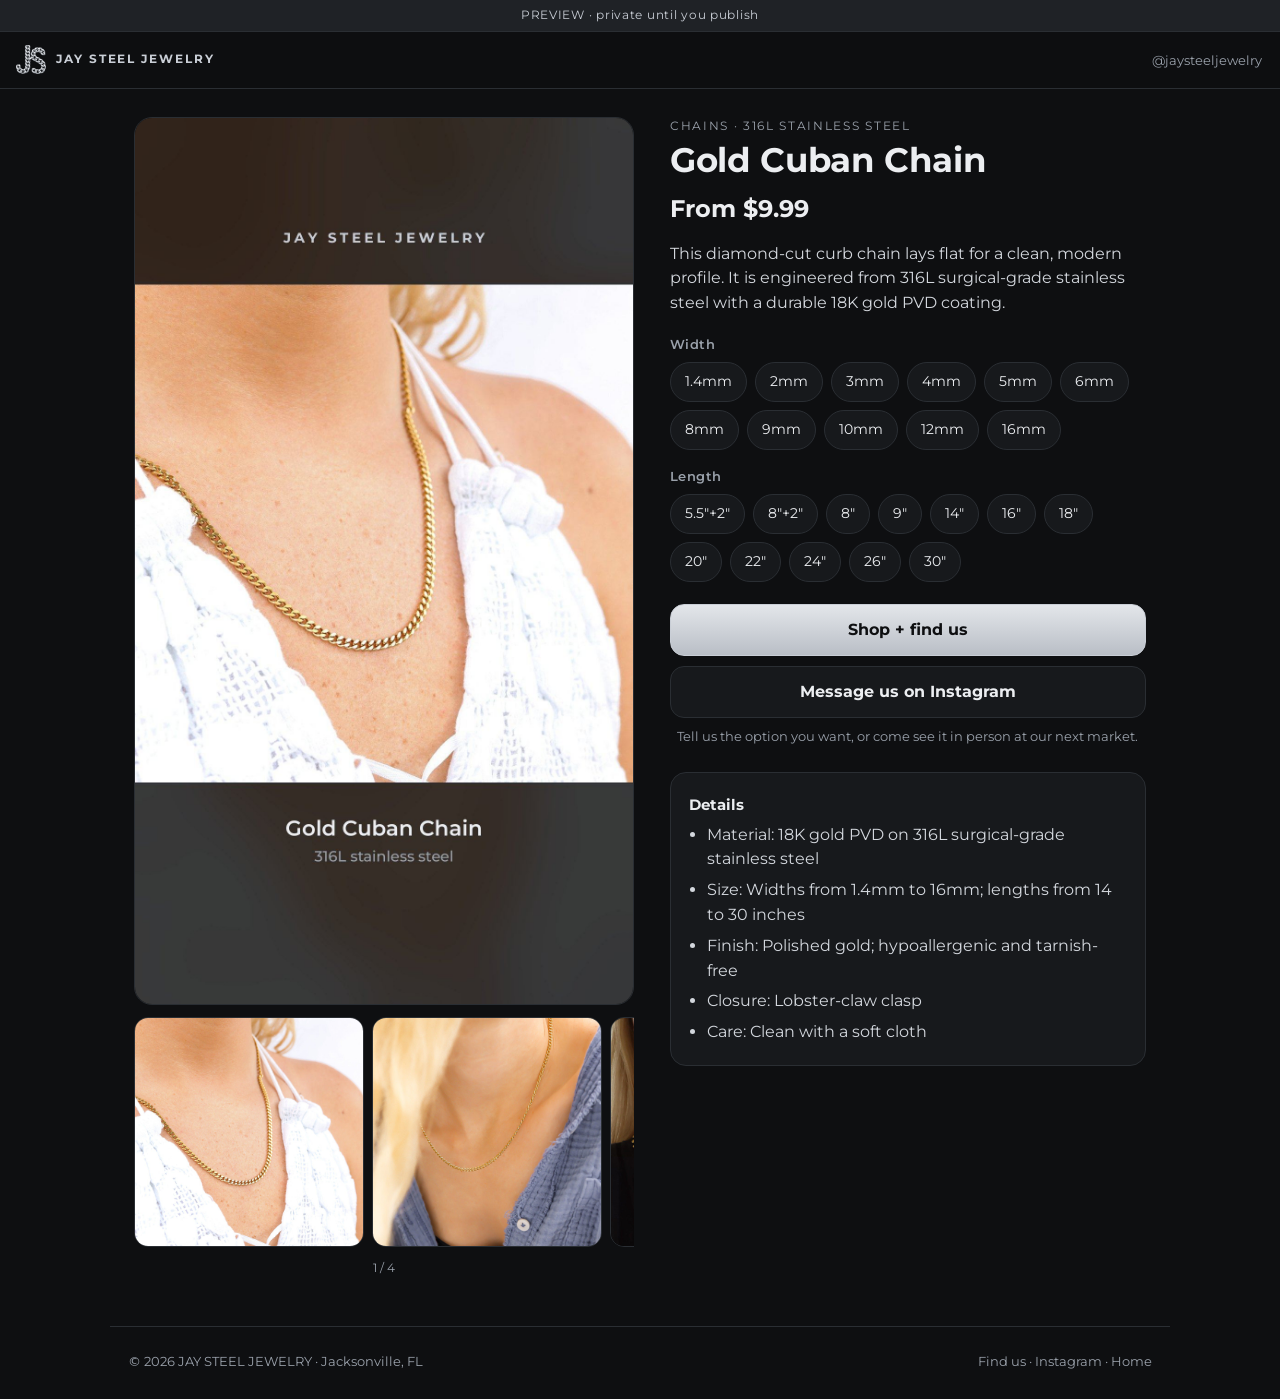
<file: pp/gold-cuban-chain/index.html>
<!doctype html>
<html lang="en">
<head>
<meta charset="utf-8">
<meta name="viewport" content="width=device-width, initial-scale=1, viewport-fit=cover">
<title>Gold Cuban Chain · JAY STEEL JEWELRY</title>
<meta name="description" content="Shop our 18K gold PVD diamond-cut curb chain necklace. Made of tarnish-free 316L stainless steel with a secure lobster clasp. Hypoallergenic.">
<meta name="robots" content="noindex,nofollow">
<meta name="theme-color" content="#0E0F11">
<meta name="color-scheme" content="dark">
<link rel="canonical" href="https://jaysteeljewelry.github.io/p/gold-cuban-chain/">
<link rel="icon" href="mark.png">
<meta property="og:type" content="product">
<meta property="og:site_name" content="JAY STEEL JEWELRY">
<meta property="og:title" content="Gold Cuban Chain">
<meta property="og:description" content="Shop our 18K gold PVD diamond-cut curb chain necklace. Made of tarnish-free 316L stainless steel with a secure lobster clasp. Hypoallergenic.">
<meta property="og:url" content="https://jaysteeljewelry.github.io/p/gold-cuban-chain/">
<meta property="og:image" content="https://jaysteeljewelry.github.io/p/gold-cuban-chain/img/1.jpg">
<meta property="og:image:alt" content="Gold Cuban Chain">
<meta name="twitter:card" content="summary_large_image">
<link rel="preload" href="../../assets/fonts/montserrat.woff2" as="font" type="font/woff2" crossorigin>
<style>
@font-face{font-family:"Montserrat";src:url("../../assets/fonts/montserrat.woff2") format("woff2");font-weight:100 900;font-display:swap}
:root{--bg:#0E0F11;--card:#17191C;--raised:#1F2226;--line:#2A2E33;--text:#ECEEF1;--muted:#9AA1AB;--silver:#C9CED6;--hover:#E3E6EA}
*{box-sizing:border-box}html{-webkit-text-size-adjust:100%}
body{margin:0;background:var(--bg);color:var(--text);font:16px/1.55 "Montserrat",system-ui,-apple-system,"Segoe UI",Roboto,sans-serif;-webkit-font-smoothing:antialiased}
a{color:inherit}
.top{position:sticky;top:0;z-index:5;display:flex;align-items:center;justify-content:space-between;gap:12px;padding:10px 16px;padding-top:max(10px,env(safe-area-inset-top));background:rgba(14,15,17,.92);backdrop-filter:blur(10px);-webkit-backdrop-filter:blur(10px);border-bottom:1px solid var(--line)}
.brand{display:flex;align-items:center;gap:10px;text-decoration:none;font-weight:700;letter-spacing:.16em;font-size:12px;color:var(--silver)}
.brand img{width:30px;height:30px;object-fit:contain}
.top .ig{font-size:13px;color:var(--muted);text-decoration:none;padding:8px 2px}
.top .ig:hover{color:var(--hover)}
main{max-width:1060px;margin:0 auto;padding:0 0 40px}
.media{display:grid;gap:12px;padding-top:0}
.reel{position:relative;background:#000;aspect-ratio:9/16;height:min(66vh,177.7vw);width:auto;margin:0 auto;overflow:hidden;border-radius:0 0 16px 16px}
.reel video{width:100%;height:100%;object-fit:cover;display:block}
.gal{display:flex;overflow-x:auto;scroll-snap-type:x mandatory;gap:8px;padding:0 16px;scrollbar-width:none}
.gal::-webkit-scrollbar{display:none}
.gal figure{margin:0;flex:0 0 78%;scroll-snap-align:center;background:var(--card);border:1px solid var(--line);border-radius:14px;overflow:hidden;aspect-ratio:1/1}
.gal img{width:100%;height:100%;object-fit:cover;display:block}
.count{font-size:12px;color:var(--muted);text-align:center;margin:0}
.info{padding:22px 18px 0}
.eyebrow{margin:0 0 6px;font-size:12px;letter-spacing:.14em;text-transform:uppercase;color:var(--muted)}
h1{margin:0 0 10px;font-size:28px;line-height:1.15;font-weight:700;letter-spacing:-.01em}
.price{display:flex;align-items:baseline;gap:10px;margin:0 0 14px}
.price b{font-size:24px;font-weight:700;color:var(--text)}
.price s{color:var(--muted);font-size:15px}
.price small{color:var(--muted);font-size:13px}
.lede{margin:0 0 18px;color:#D3D7DD}
.opt{margin:0 0 16px}
.opt h2{margin:0 0 8px;font-size:13px;font-weight:600;color:var(--muted);letter-spacing:.04em}
.chips{display:flex;flex-wrap:wrap;gap:8px}
.chips button{appearance:none;min-height:40px;padding:8px 14px;border-radius:999px;border:1px solid var(--line);background:var(--card);color:var(--text);font:inherit;font-size:14px;cursor:pointer}
.chips button[aria-pressed="true"]{border-color:var(--silver);background:var(--raised);box-shadow:inset 0 0 0 1px var(--silver)}
.chips button:disabled{opacity:.38;text-decoration:line-through}
.cta{display:grid;gap:10px;margin:22px 0 8px}
.btn{display:flex;align-items:center;justify-content:center;gap:8px;min-height:52px;border-radius:14px;font-weight:700;font-size:16px;text-decoration:none;border:1px solid var(--line)}
.btn.primary{background:linear-gradient(180deg,#E3E6EA,#B9BEC6);color:#0E0F11;border-color:#C9CED6}
.btn.primary:hover{background:#E3E6EA}
.btn.ghost{background:var(--card);color:var(--text)}
.btn.ghost:hover{border-color:var(--silver)}
.note{margin:6px 0 0;font-size:13px;color:var(--muted);text-align:center}
.details{margin:26px 0 0;background:var(--card);border:1px solid var(--line);border-radius:16px;padding:6px 18px}
.details h2{font-size:15px;margin:14px 0 6px}
.details ul{margin:0 0 14px;padding-left:18px;color:#D3D7DD}
.details li{margin:6px 0}
footer{max-width:1060px;margin:0 auto;padding:24px 18px calc(28px + env(safe-area-inset-bottom));border-top:1px solid var(--line);color:var(--muted);font-size:13px;display:flex;flex-wrap:wrap;gap:8px 18px;justify-content:space-between}
footer a{color:var(--muted);text-decoration:none}footer a:hover{color:var(--hover)}
.pv{background:#1F2226;border-bottom:1px solid var(--line);color:var(--silver);font-size:12px;text-align:center;padding:6px 10px;letter-spacing:.06em}
@media (min-width:860px){
 main{display:grid;grid-template-columns:minmax(0,1.05fr) minmax(0,1fr);gap:36px;padding:28px 24px 48px}
 .media{position:sticky;top:76px;align-self:start}
 .reel{border-radius:18px;height:auto;width:100%;border:1px solid var(--line)}
 .gal{padding:0}.gal figure{flex-basis:46%}
 .info{padding:0}
 h1{font-size:34px}
}
:focus-visible{outline:2px solid var(--silver);outline-offset:2px}
@media (prefers-reduced-motion:reduce){.reel video{display:none}.reel{background:center/cover no-repeat var(--poster)}}
</style>
<script type="application/ld+json">{"@context": "https://schema.org", "@type": "Product", "name": "Gold Cuban Chain", "description": "This diamond-cut curb chain lays flat for a clean, modern profile. It is engineered from 316L surgical-grade stainless steel with a durable 18K gold PVD coating.", "image": ["https://jaysteeljewelry.github.io/p/gold-cuban-chain/img/1.jpg", "https://jaysteeljewelry.github.io/p/gold-cuban-chain/img/2.jpg", "https://jaysteeljewelry.github.io/p/gold-cuban-chain/img/3.jpg", "https://jaysteeljewelry.github.io/p/gold-cuban-chain/img/4.jpg"], "brand": {"@type": "Brand", "name": "JAY STEEL JEWELRY"}, "category": "Chains", "material": "316L stainless steel", "offers": {"@type": "AggregateOffer", "priceCurrency": "USD", "lowPrice": "9.99", "highPrice": "82.99", "url": "https://jaysteeljewelry.github.io/p/gold-cuban-chain/"}}</script>
</head>
<body>
<div class="pv">PREVIEW · private until you publish</div>
<header class="top"><a class="brand" href="https://jaysteeljewelry.github.io/"><img src="mark.png" alt="" width="30" height="30">JAY STEEL JEWELRY</a><a class="ig" href="https://www.instagram.com/jaysteeljewelry/">@jaysteeljewelry</a></header>
<main>
 <section class="media" aria-label="Photos and video">
  <div class="reel" style="--poster:url(poster.jpg)"><video src="reel.mp4" poster="poster.jpg" autoplay muted loop playsinline preload="metadata" aria-label="Gold Cuban Chain video"></video></div>
  <div class="gal" id="gal" tabindex="0" aria-label="Photo gallery"><figure><img src="img/1.jpg" width="1200" height="1200" alt="Gold Cuban Chain photo 1" decoding="async"></figure><figure><img src="img/2.jpg" width="1200" height="1200" alt="Gold Cuban Chain photo 2" loading="lazy" decoding="async"></figure><figure><img src="img/3.jpg" width="1200" height="1200" alt="Gold Cuban Chain photo 3" loading="lazy" decoding="async"></figure><figure><img src="img/4.jpg" width="1200" height="1200" alt="Gold Cuban Chain photo 4" loading="lazy" decoding="async"></figure></div>
  <p class="count" id="cnt">1 / 4</p>
 </section>
 <section class="info">
  <p class="eyebrow">Chains · 316L stainless steel</p>
  <h1>Gold Cuban Chain</h1>
  <div class="price"><b id="pr">From $9.99</b><s id="pc"></s><small id="ph"></small></div>
  <p class="lede">This diamond-cut curb chain lays flat for a clean, modern profile. It is engineered from 316L surgical-grade stainless steel with a durable 18K gold PVD coating.</p>
  <div class="opt"><h2>Width</h2><div class="chips" data-i="0" role="group" aria-label="Width"><button type="button" aria-pressed="false" data-v="1.4mm">1.4mm</button><button type="button" aria-pressed="false" data-v="2mm">2mm</button><button type="button" aria-pressed="false" data-v="3mm">3mm</button><button type="button" aria-pressed="false" data-v="4mm">4mm</button><button type="button" aria-pressed="false" data-v="5mm">5mm</button><button type="button" aria-pressed="false" data-v="6mm">6mm</button><button type="button" aria-pressed="false" data-v="8mm">8mm</button><button type="button" aria-pressed="false" data-v="9mm">9mm</button><button type="button" aria-pressed="false" data-v="10mm">10mm</button><button type="button" aria-pressed="false" data-v="12mm">12mm</button><button type="button" aria-pressed="false" data-v="16mm">16mm</button></div></div><div class="opt"><h2>Length</h2><div class="chips" data-i="1" role="group" aria-label="Length"><button type="button" aria-pressed="false" data-v="5.5&quot;+2&quot;">5.5&quot;+2&quot;</button><button type="button" aria-pressed="false" data-v="8&quot;+2&quot;">8&quot;+2&quot;</button><button type="button" aria-pressed="false" data-v="8&quot;">8&quot;</button><button type="button" aria-pressed="false" data-v="9&quot;">9&quot;</button><button type="button" aria-pressed="false" data-v="14&quot;">14&quot;</button><button type="button" aria-pressed="false" data-v="16&quot;">16&quot;</button><button type="button" aria-pressed="false" data-v="18&quot;">18&quot;</button><button type="button" aria-pressed="false" data-v="20&quot;">20&quot;</button><button type="button" aria-pressed="false" data-v="22&quot;">22&quot;</button><button type="button" aria-pressed="false" data-v="24&quot;">24&quot;</button><button type="button" aria-pressed="false" data-v="26&quot;">26&quot;</button><button type="button" aria-pressed="false" data-v="30&quot;">30&quot;</button></div></div>
  <div class="cta">
   <a class="btn primary" href="https://jaysteeljewelry.github.io/links/">Shop + find us</a>
   <a class="btn ghost" href="https://ig.me/m/jaysteeljewelry">Message us on Instagram</a>
  </div>
  <p class="note">Tell us the option you want, or come see it in person at our next market.</p>
  <div class="details"><h2>Details</h2><ul><li>Material: 18K gold PVD on 316L surgical-grade stainless steel</li><li>Size: Widths from 1.4mm to 16mm; lengths from 14 to 30 inches</li><li>Finish: Polished gold; hypoallergenic and tarnish-free</li><li>Closure: Lobster-claw clasp</li><li>Care: Clean with a soft cloth</li></ul></div>
 </section>
</main>
<footer><span>© 2026 JAY STEEL JEWELRY · Jacksonville, FL</span><span><a href="https://jaysteeljewelry.github.io/links/">Find us</a> · <a href="https://www.instagram.com/jaysteeljewelry/">Instagram</a> · <a href="https://jaysteeljewelry.github.io/">Home</a></span></footer>
<script type="application/json" id="pd">{"n": 2, "v": [{"o": ["1.4mm", "18\""], "p": 9.99, "c": 13.99, "a": true}, {"o": ["1.4mm", "20\""], "p": 11.99, "c": 16.99, "a": true}, {"o": ["1.4mm", "24\""], "p": 11.99, "c": 16.99, "a": true}, {"o": ["2mm", "18\""], "p": 12.99, "c": 18.99, "a": true}, {"o": ["3mm", "16\""], "p": 12.99, "c": 18.99, "a": true}, {"o": ["3mm", "18\""], "p": 12.99, "c": 18.99, "a": true}, {"o": ["3mm", "20\""], "p": 12.99, "c": 18.99, "a": true}, {"o": ["3mm", "22\""], "p": 13.99, "c": 19.99, "a": true}, {"o": ["3mm", "24\""], "p": 14.99, "c": 20.99, "a": true}, {"o": ["3mm", "26\""], "p": 14.99, "c": 20.99, "a": true}, {"o": ["3mm", "30\""], "p": 15.99, "c": 22.99, "a": true}, {"o": ["3mm", "5.5\"+2\""], "p": 11.99, "c": 16.99, "a": true}, {"o": ["3mm", "8\"+2\""], "p": 11.99, "c": 16.99, "a": true}, {"o": ["4mm", "18\""], "p": 12.99, "c": 18.99, "a": true}, {"o": ["4mm", "20\""], "p": 13.99, "c": 19.99, "a": true}, {"o": ["4mm", "22\""], "p": 13.99, "c": 19.99, "a": true}, {"o": ["4mm", "24\""], "p": 14.99, "c": 20.99, "a": true}, {"o": ["4mm", "26\""], "p": 15.99, "c": 22.99, "a": true}, {"o": ["4mm", "30\""], "p": 16.99, "c": 23.99, "a": true}, {"o": ["5mm", "14\""], "p": 12.99, "c": 18.99, "a": true}, {"o": ["5mm", "16\""], "p": 13.99, "c": 19.99, "a": true}, {"o": ["5mm", "18\""], "p": 13.99, "c": 19.99, "a": true}, {"o": ["5mm", "20\""], "p": 14.99, "c": 20.99, "a": true}, {"o": ["5mm", "22\""], "p": 15.99, "c": 22.99, "a": true}, {"o": ["5mm", "24\""], "p": 16.99, "c": 23.99, "a": true}, {"o": ["5mm", "26\""], "p": 18.99, "c": 26.99, "a": true}, {"o": ["5mm", "30\""], "p": 19.99, "c": 27.99, "a": true}, {"o": ["5mm", "8\""], "p": 10.99, "c": 15.99, "a": true}, {"o": ["6mm", "18\""], "p": 24.99, "c": 34.99, "a": true}, {"o": ["6mm", "20\""], "p": 25.99, "c": 36.99, "a": true}, {"o": ["6mm", "24\""], "p": 26.99, "c": 37.99, "a": true}, {"o": ["8mm", "18\""], "p": 30.99, "c": 43.99, "a": true}, {"o": ["8mm", "20\""], "p": 32.99, "c": 46.99, "a": true}, {"o": ["8mm", "24\""], "p": 37.99, "c": 53.99, "a": true}, {"o": ["9mm", "20\""], "p": 37.99, "c": 53.99, "a": true}, {"o": ["9mm", "24\""], "p": 43.99, "c": 61.99, "a": true}, {"o": ["9mm", "30\""], "p": 50.99, "c": 71.99, "a": true}, {"o": ["9mm", "8\""], "p": 20.99, "c": 29.99, "a": true}, {"o": ["9mm", "9\""], "p": 22.99, "c": 32.99, "a": true}, {"o": ["10mm", "18\""], "p": 36.99, "c": 51.99, "a": true}, {"o": ["10mm", "20\""], "p": 38.99, "c": 54.99, "a": true}, {"o": ["10mm", "30\""], "p": 51.99, "c": 72.99, "a": true}, {"o": ["10mm", "8\""], "p": 21.99, "c": 30.99, "a": true}, {"o": ["10mm", "9\""], "p": 23.99, "c": 33.99, "a": true}, {"o": ["12mm", "18\""], "p": 50.99, "c": 71.99, "a": true}, {"o": ["12mm", "20\""], "p": 53.99, "c": 75.99, "a": true}, {"o": ["12mm", "24\""], "p": 63.99, "c": 89.99, "a": true}, {"o": ["12mm", "30\""], "p": 76.99, "c": 107.99, "a": true}, {"o": ["12mm", "8\""], "p": 28.99, "c": 40.99, "a": true}, {"o": ["12mm", "9\""], "p": 31.99, "c": 44.99, "a": true}, {"o": ["16mm", "18\""], "p": 54.99, "c": 76.99, "a": true}, {"o": ["16mm", "20\""], "p": 58.99, "c": 82.99, "a": true}, {"o": ["16mm", "24\""], "p": 69.99, "c": 97.99, "a": true}, {"o": ["16mm", "30\""], "p": 82.99, "c": 116.99, "a": true}, {"o": ["16mm", "8\""], "p": 31.99, "c": 44.99, "a": true}, {"o": ["16mm", "9\""], "p": 32.99, "c": 46.99, "a": true}]}</script>
<script>
(function(){
 var D=JSON.parse(document.getElementById("pd").textContent);var sel=[];
 var price=document.getElementById("pr"),cmp=document.getElementById("pc"),hint=document.getElementById("ph");
 function fmt(x){return "$"+x.toFixed(2)}
 function match(){return D.v.filter(function(v){return sel.every(function(s,i){return s==null||v.o[i]===s})})}
 function paint(){
  var m=match();var full=sel.length===D.n&&sel.every(function(s){return s!=null});
  if(!m.length){price.textContent="Not in this combo";cmp.textContent="";hint.textContent="";return}
  var ps=m.map(function(v){return v.p}),lo=Math.min.apply(null,ps),hi=Math.max.apply(null,ps);
  price.textContent=(lo===hi?"":"From ")+fmt(lo);
  var c=full&&m[0].c&&m[0].c>m[0].p?m[0].c:null;cmp.textContent=c?fmt(c):"";
  hint.textContent=full?(m[0].a?"":"Sold out in this option"):"";
  document.querySelectorAll(".chips").forEach(function(g){var i=+g.dataset.i;g.querySelectorAll("button").forEach(function(b){
    var t=sel.slice();t[i]=b.dataset.v;b.disabled=!D.v.some(function(v){return t.every(function(s,j){return s==null||v.o[j]===s})});});});
 }
 document.querySelectorAll(".chips").forEach(function(g){var i=+g.dataset.i;sel[i]=null;g.addEventListener("click",function(e){var b=e.target.closest("button");if(!b||b.disabled)return;
   var on=b.getAttribute("aria-pressed")==="true";g.querySelectorAll("button").forEach(function(x){x.setAttribute("aria-pressed","false")});
   if(!on){b.setAttribute("aria-pressed","true");sel[i]=b.dataset.v}else sel[i]=null;paint();});});
 var gal=document.getElementById("gal"),cnt=document.getElementById("cnt");
 if(gal&&cnt){gal.addEventListener("scroll",function(){var f=gal.querySelectorAll("figure");var w=f[0].getBoundingClientRect().width+8;cnt.textContent=Math.min(f.length,Math.round(gal.scrollLeft/w)+1)+" / "+f.length},{passive:true});}
 var v=document.querySelector(".reel video");if(v){var p=v.play&&v.play();if(p&&p.catch)p.catch(function(){});}
})();
</script>
</body>
</html>
</file>
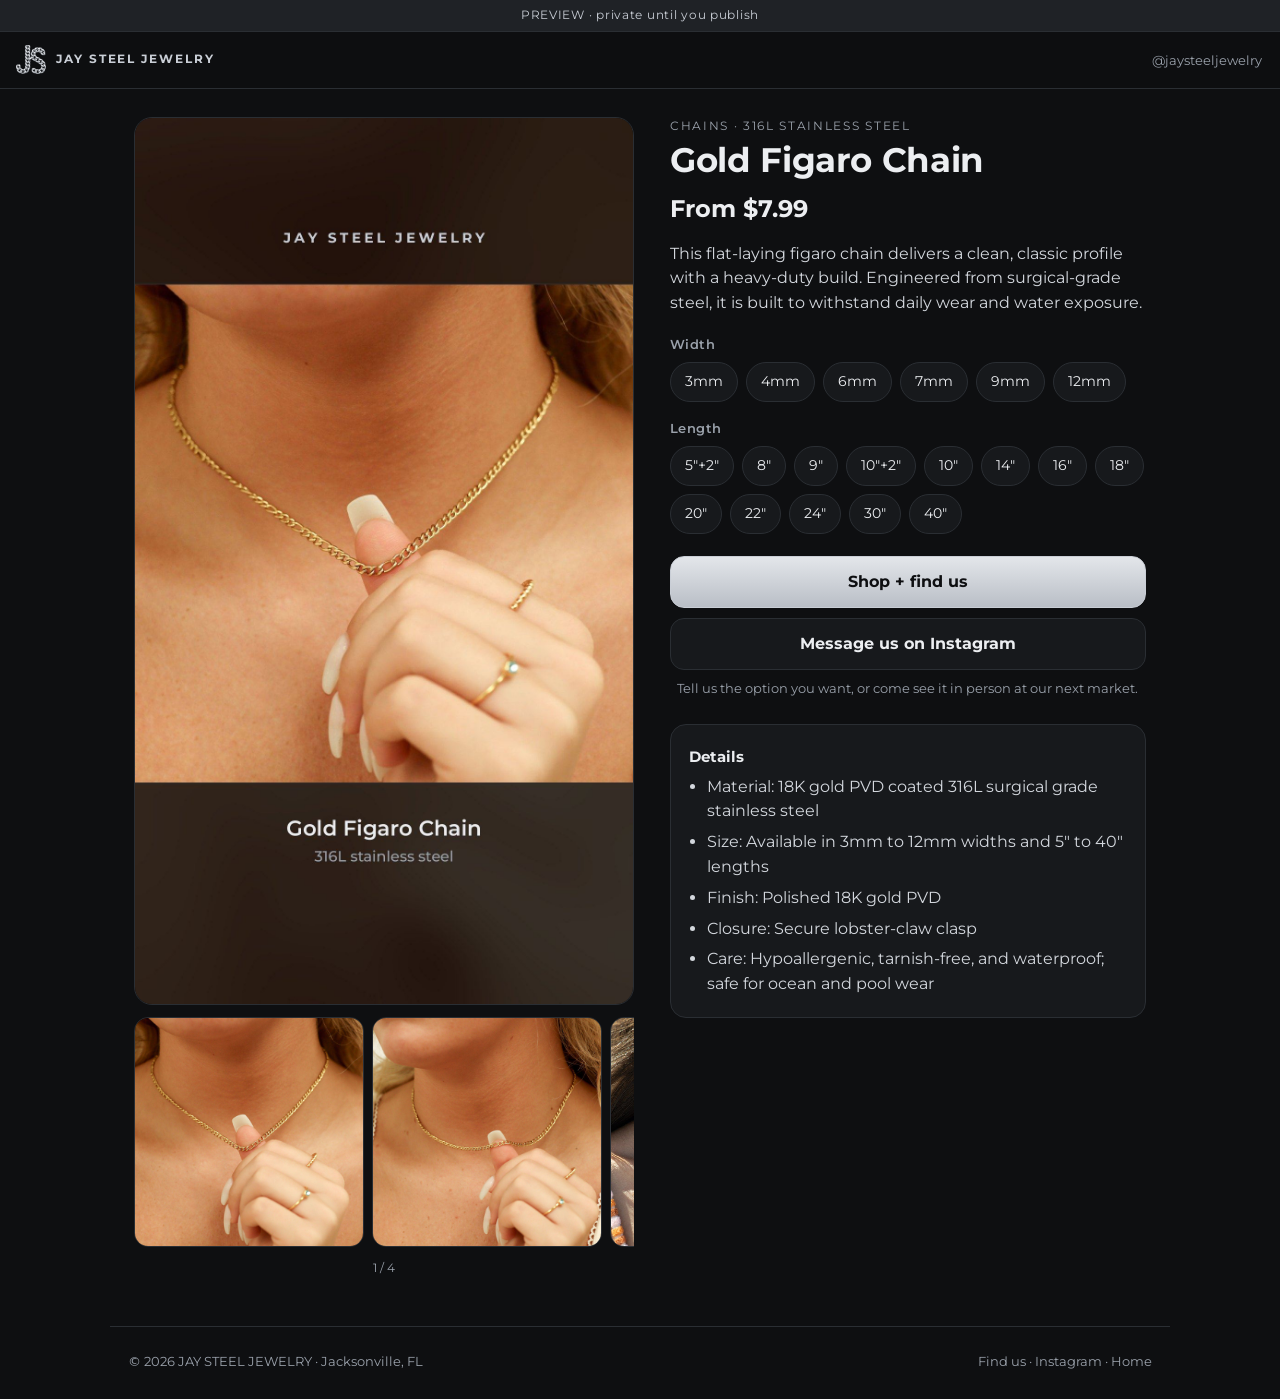
<file: pp/gold-figaro-chain/index.html>
<!doctype html>
<html lang="en">
<head>
<meta charset="utf-8">
<meta name="viewport" content="width=device-width, initial-scale=1, viewport-fit=cover">
<title>Gold Figaro Chain · JAY STEEL JEWELRY</title>
<meta name="description" content="Shop the 18K gold PVD stainless steel Figaro chain necklace. Hypoallergenic, tarnish-free, and waterproof. Available in multiple widths and lengths.">
<meta name="robots" content="noindex,nofollow">
<meta name="theme-color" content="#0E0F11">
<meta name="color-scheme" content="dark">
<link rel="canonical" href="https://jaysteeljewelry.github.io/p/gold-figaro-chain/">
<link rel="icon" href="mark.png">
<meta property="og:type" content="product">
<meta property="og:site_name" content="JAY STEEL JEWELRY">
<meta property="og:title" content="Gold Figaro Chain">
<meta property="og:description" content="Shop the 18K gold PVD stainless steel Figaro chain necklace. Hypoallergenic, tarnish-free, and waterproof. Available in multiple widths and lengths.">
<meta property="og:url" content="https://jaysteeljewelry.github.io/p/gold-figaro-chain/">
<meta property="og:image" content="https://jaysteeljewelry.github.io/p/gold-figaro-chain/img/1.jpg">
<meta property="og:image:alt" content="Gold Figaro Chain">
<meta name="twitter:card" content="summary_large_image">
<link rel="preload" href="../../assets/fonts/montserrat.woff2" as="font" type="font/woff2" crossorigin>
<style>
@font-face{font-family:"Montserrat";src:url("../../assets/fonts/montserrat.woff2") format("woff2");font-weight:100 900;font-display:swap}
:root{--bg:#0E0F11;--card:#17191C;--raised:#1F2226;--line:#2A2E33;--text:#ECEEF1;--muted:#9AA1AB;--silver:#C9CED6;--hover:#E3E6EA}
*{box-sizing:border-box}html{-webkit-text-size-adjust:100%}
body{margin:0;background:var(--bg);color:var(--text);font:16px/1.55 "Montserrat",system-ui,-apple-system,"Segoe UI",Roboto,sans-serif;-webkit-font-smoothing:antialiased}
a{color:inherit}
.top{position:sticky;top:0;z-index:5;display:flex;align-items:center;justify-content:space-between;gap:12px;padding:10px 16px;padding-top:max(10px,env(safe-area-inset-top));background:rgba(14,15,17,.92);backdrop-filter:blur(10px);-webkit-backdrop-filter:blur(10px);border-bottom:1px solid var(--line)}
.brand{display:flex;align-items:center;gap:10px;text-decoration:none;font-weight:700;letter-spacing:.16em;font-size:12px;color:var(--silver)}
.brand img{width:30px;height:30px;object-fit:contain}
.top .ig{font-size:13px;color:var(--muted);text-decoration:none;padding:8px 2px}
.top .ig:hover{color:var(--hover)}
main{max-width:1060px;margin:0 auto;padding:0 0 40px}
.media{display:grid;gap:12px;padding-top:0}
.reel{position:relative;background:#000;aspect-ratio:9/16;height:min(66vh,177.7vw);width:auto;margin:0 auto;overflow:hidden;border-radius:0 0 16px 16px}
.reel video{width:100%;height:100%;object-fit:cover;display:block}
.gal{display:flex;overflow-x:auto;scroll-snap-type:x mandatory;gap:8px;padding:0 16px;scrollbar-width:none}
.gal::-webkit-scrollbar{display:none}
.gal figure{margin:0;flex:0 0 78%;scroll-snap-align:center;background:var(--card);border:1px solid var(--line);border-radius:14px;overflow:hidden;aspect-ratio:1/1}
.gal img{width:100%;height:100%;object-fit:cover;display:block}
.count{font-size:12px;color:var(--muted);text-align:center;margin:0}
.info{padding:22px 18px 0}
.eyebrow{margin:0 0 6px;font-size:12px;letter-spacing:.14em;text-transform:uppercase;color:var(--muted)}
h1{margin:0 0 10px;font-size:28px;line-height:1.15;font-weight:700;letter-spacing:-.01em}
.price{display:flex;align-items:baseline;gap:10px;margin:0 0 14px}
.price b{font-size:24px;font-weight:700;color:var(--text)}
.price s{color:var(--muted);font-size:15px}
.price small{color:var(--muted);font-size:13px}
.lede{margin:0 0 18px;color:#D3D7DD}
.opt{margin:0 0 16px}
.opt h2{margin:0 0 8px;font-size:13px;font-weight:600;color:var(--muted);letter-spacing:.04em}
.chips{display:flex;flex-wrap:wrap;gap:8px}
.chips button{appearance:none;min-height:40px;padding:8px 14px;border-radius:999px;border:1px solid var(--line);background:var(--card);color:var(--text);font:inherit;font-size:14px;cursor:pointer}
.chips button[aria-pressed="true"]{border-color:var(--silver);background:var(--raised);box-shadow:inset 0 0 0 1px var(--silver)}
.chips button:disabled{opacity:.38;text-decoration:line-through}
.cta{display:grid;gap:10px;margin:22px 0 8px}
.btn{display:flex;align-items:center;justify-content:center;gap:8px;min-height:52px;border-radius:14px;font-weight:700;font-size:16px;text-decoration:none;border:1px solid var(--line)}
.btn.primary{background:linear-gradient(180deg,#E3E6EA,#B9BEC6);color:#0E0F11;border-color:#C9CED6}
.btn.primary:hover{background:#E3E6EA}
.btn.ghost{background:var(--card);color:var(--text)}
.btn.ghost:hover{border-color:var(--silver)}
.note{margin:6px 0 0;font-size:13px;color:var(--muted);text-align:center}
.details{margin:26px 0 0;background:var(--card);border:1px solid var(--line);border-radius:16px;padding:6px 18px}
.details h2{font-size:15px;margin:14px 0 6px}
.details ul{margin:0 0 14px;padding-left:18px;color:#D3D7DD}
.details li{margin:6px 0}
footer{max-width:1060px;margin:0 auto;padding:24px 18px calc(28px + env(safe-area-inset-bottom));border-top:1px solid var(--line);color:var(--muted);font-size:13px;display:flex;flex-wrap:wrap;gap:8px 18px;justify-content:space-between}
footer a{color:var(--muted);text-decoration:none}footer a:hover{color:var(--hover)}
.pv{background:#1F2226;border-bottom:1px solid var(--line);color:var(--silver);font-size:12px;text-align:center;padding:6px 10px;letter-spacing:.06em}
@media (min-width:860px){
 main{display:grid;grid-template-columns:minmax(0,1.05fr) minmax(0,1fr);gap:36px;padding:28px 24px 48px}
 .media{position:sticky;top:76px;align-self:start}
 .reel{border-radius:18px;height:auto;width:100%;border:1px solid var(--line)}
 .gal{padding:0}.gal figure{flex-basis:46%}
 .info{padding:0}
 h1{font-size:34px}
}
:focus-visible{outline:2px solid var(--silver);outline-offset:2px}
@media (prefers-reduced-motion:reduce){.reel video{display:none}.reel{background:center/cover no-repeat var(--poster)}}
</style>
<script type="application/ld+json">{"@context": "https://schema.org", "@type": "Product", "name": "Gold Figaro Chain", "description": "This flat-laying figaro chain delivers a clean, classic profile with a heavy-duty build. Engineered from surgical-grade steel, it is built to withstand daily wear and water exposure.", "image": ["https://jaysteeljewelry.github.io/p/gold-figaro-chain/img/1.jpg", "https://jaysteeljewelry.github.io/p/gold-figaro-chain/img/2.jpg", "https://jaysteeljewelry.github.io/p/gold-figaro-chain/img/3.jpg", "https://jaysteeljewelry.github.io/p/gold-figaro-chain/img/4.jpg"], "brand": {"@type": "Brand", "name": "JAY STEEL JEWELRY"}, "category": "Chains", "material": "316L stainless steel", "offers": {"@type": "AggregateOffer", "priceCurrency": "USD", "lowPrice": "7.99", "highPrice": "48.99", "url": "https://jaysteeljewelry.github.io/p/gold-figaro-chain/"}}</script>
</head>
<body>
<div class="pv">PREVIEW · private until you publish</div>
<header class="top"><a class="brand" href="https://jaysteeljewelry.github.io/"><img src="mark.png" alt="" width="30" height="30">JAY STEEL JEWELRY</a><a class="ig" href="https://www.instagram.com/jaysteeljewelry/">@jaysteeljewelry</a></header>
<main>
 <section class="media" aria-label="Photos and video">
  <div class="reel" style="--poster:url(poster.jpg)"><video src="reel.mp4" poster="poster.jpg" autoplay muted loop playsinline preload="metadata" aria-label="Gold Figaro Chain video"></video></div>
  <div class="gal" id="gal" tabindex="0" aria-label="Photo gallery"><figure><img src="img/1.jpg" width="1200" height="1200" alt="Gold Figaro Chain photo 1" decoding="async"></figure><figure><img src="img/2.jpg" width="1200" height="1200" alt="Gold Figaro Chain photo 2" loading="lazy" decoding="async"></figure><figure><img src="img/3.jpg" width="1200" height="857" alt="Gold Figaro Chain photo 3" loading="lazy" decoding="async"></figure><figure><img src="img/4.jpg" width="1200" height="1200" alt="Gold Figaro Chain photo 4" loading="lazy" decoding="async"></figure></div>
  <p class="count" id="cnt">1 / 4</p>
 </section>
 <section class="info">
  <p class="eyebrow">Chains · 316L stainless steel</p>
  <h1>Gold Figaro Chain</h1>
  <div class="price"><b id="pr">From $7.99</b><s id="pc"></s><small id="ph"></small></div>
  <p class="lede">This flat-laying figaro chain delivers a clean, classic profile with a heavy-duty build. Engineered from surgical-grade steel, it is built to withstand daily wear and water exposure.</p>
  <div class="opt"><h2>Width</h2><div class="chips" data-i="0" role="group" aria-label="Width"><button type="button" aria-pressed="false" data-v="3mm">3mm</button><button type="button" aria-pressed="false" data-v="4mm">4mm</button><button type="button" aria-pressed="false" data-v="6mm">6mm</button><button type="button" aria-pressed="false" data-v="7mm">7mm</button><button type="button" aria-pressed="false" data-v="9mm">9mm</button><button type="button" aria-pressed="false" data-v="12mm">12mm</button></div></div><div class="opt"><h2>Length</h2><div class="chips" data-i="1" role="group" aria-label="Length"><button type="button" aria-pressed="false" data-v="5&quot;+2&quot;">5&quot;+2&quot;</button><button type="button" aria-pressed="false" data-v="8&quot;">8&quot;</button><button type="button" aria-pressed="false" data-v="9&quot;">9&quot;</button><button type="button" aria-pressed="false" data-v="10&quot;+2&quot;">10&quot;+2&quot;</button><button type="button" aria-pressed="false" data-v="10&quot;">10&quot;</button><button type="button" aria-pressed="false" data-v="14&quot;">14&quot;</button><button type="button" aria-pressed="false" data-v="16&quot;">16&quot;</button><button type="button" aria-pressed="false" data-v="18&quot;">18&quot;</button><button type="button" aria-pressed="false" data-v="20&quot;">20&quot;</button><button type="button" aria-pressed="false" data-v="22&quot;">22&quot;</button><button type="button" aria-pressed="false" data-v="24&quot;">24&quot;</button><button type="button" aria-pressed="false" data-v="30&quot;">30&quot;</button><button type="button" aria-pressed="false" data-v="40&quot;">40&quot;</button></div></div>
  <div class="cta">
   <a class="btn primary" href="https://jaysteeljewelry.github.io/links/">Shop + find us</a>
   <a class="btn ghost" href="https://ig.me/m/jaysteeljewelry">Message us on Instagram</a>
  </div>
  <p class="note">Tell us the option you want, or come see it in person at our next market.</p>
  <div class="details"><h2>Details</h2><ul><li>Material: 18K gold PVD coated 316L surgical grade stainless steel</li><li>Size: Available in 3mm to 12mm widths and 5&quot; to 40&quot; lengths</li><li>Finish: Polished 18K gold PVD</li><li>Closure: Secure lobster-claw clasp</li><li>Care: Hypoallergenic, tarnish-free, and waterproof; safe for ocean and pool wear</li></ul></div>
 </section>
</main>
<footer><span>© 2026 JAY STEEL JEWELRY · Jacksonville, FL</span><span><a href="https://jaysteeljewelry.github.io/links/">Find us</a> · <a href="https://www.instagram.com/jaysteeljewelry/">Instagram</a> · <a href="https://jaysteeljewelry.github.io/">Home</a></span></footer>
<script type="application/json" id="pd">{"n": 2, "v": [{"o": ["3mm", "5\"+2\""], "p": 7.99, "c": 11.99, "a": true}, {"o": ["3mm", "10\"+2\""], "p": 11.99, "c": 16.99, "a": true}, {"o": ["3mm", "14\""], "p": 10.99, "c": 15.99, "a": true}, {"o": ["3mm", "16\""], "p": 10.99, "c": 15.99, "a": true}, {"o": ["3mm", "18\""], "p": 10.99, "c": 15.99, "a": true}, {"o": ["3mm", "20\""], "p": 10.99, "c": 15.99, "a": true}, {"o": ["3mm", "22\""], "p": 11.99, "c": 16.99, "a": true}, {"o": ["3mm", "24\""], "p": 11.99, "c": 16.99, "a": true}, {"o": ["3mm", "30\""], "p": 12.99, "c": 18.99, "a": true}, {"o": ["4mm", "10\""], "p": 11.99, "c": 16.99, "a": true}, {"o": ["4mm", "18\""], "p": 14.99, "c": 20.99, "a": true}, {"o": ["4mm", "20\""], "p": 16.99, "c": 23.99, "a": true}, {"o": ["4mm", "24\""], "p": 17.99, "c": 25.99, "a": true}, {"o": ["4mm", "30\""], "p": 21.99, "c": 30.99, "a": true}, {"o": ["4mm", "40\""], "p": 26.99, "c": 37.99, "a": true}, {"o": ["6mm", "8\""], "p": 11.99, "c": 16.99, "a": true}, {"o": ["7mm", "8\""], "p": 12.99, "c": 18.99, "a": true}, {"o": ["7mm", "9\""], "p": 14.99, "c": 20.99, "a": true}, {"o": ["7mm", "10\""], "p": 15.99, "c": 22.99, "a": true}, {"o": ["7mm", "20\""], "p": 26.99, "c": 37.99, "a": true}, {"o": ["7mm", "24\""], "p": 30.99, "c": 43.99, "a": true}, {"o": ["7mm", "30\""], "p": 36.99, "c": 51.99, "a": true}, {"o": ["7mm", "40\""], "p": 46.99, "c": 65.99, "a": true}, {"o": ["9mm", "24\""], "p": 31.99, "c": 44.99, "a": true}, {"o": ["12mm", "8\""], "p": 21.99, "c": 30.99, "a": true}, {"o": ["12mm", "20\""], "p": 36.99, "c": 51.99, "a": true}, {"o": ["12mm", "30\""], "p": 48.99, "c": 68.99, "a": true}]}</script>
<script>
(function(){
 var D=JSON.parse(document.getElementById("pd").textContent);var sel=[];
 var price=document.getElementById("pr"),cmp=document.getElementById("pc"),hint=document.getElementById("ph");
 function fmt(x){return "$"+x.toFixed(2)}
 function match(){return D.v.filter(function(v){return sel.every(function(s,i){return s==null||v.o[i]===s})})}
 function paint(){
  var m=match();var full=sel.length===D.n&&sel.every(function(s){return s!=null});
  if(!m.length){price.textContent="Not in this combo";cmp.textContent="";hint.textContent="";return}
  var ps=m.map(function(v){return v.p}),lo=Math.min.apply(null,ps),hi=Math.max.apply(null,ps);
  price.textContent=(lo===hi?"":"From ")+fmt(lo);
  var c=full&&m[0].c&&m[0].c>m[0].p?m[0].c:null;cmp.textContent=c?fmt(c):"";
  hint.textContent=full?(m[0].a?"":"Sold out in this option"):"";
  document.querySelectorAll(".chips").forEach(function(g){var i=+g.dataset.i;g.querySelectorAll("button").forEach(function(b){
    var t=sel.slice();t[i]=b.dataset.v;b.disabled=!D.v.some(function(v){return t.every(function(s,j){return s==null||v.o[j]===s})});});});
 }
 document.querySelectorAll(".chips").forEach(function(g){var i=+g.dataset.i;sel[i]=null;g.addEventListener("click",function(e){var b=e.target.closest("button");if(!b||b.disabled)return;
   var on=b.getAttribute("aria-pressed")==="true";g.querySelectorAll("button").forEach(function(x){x.setAttribute("aria-pressed","false")});
   if(!on){b.setAttribute("aria-pressed","true");sel[i]=b.dataset.v}else sel[i]=null;paint();});});
 var gal=document.getElementById("gal"),cnt=document.getElementById("cnt");
 if(gal&&cnt){gal.addEventListener("scroll",function(){var f=gal.querySelectorAll("figure");var w=f[0].getBoundingClientRect().width+8;cnt.textContent=Math.min(f.length,Math.round(gal.scrollLeft/w)+1)+" / "+f.length},{passive:true});}
 var v=document.querySelector(".reel video");if(v){var p=v.play&&v.play();if(p&&p.catch)p.catch(function(){});}
})();
</script>
</body>
</html>
</file>
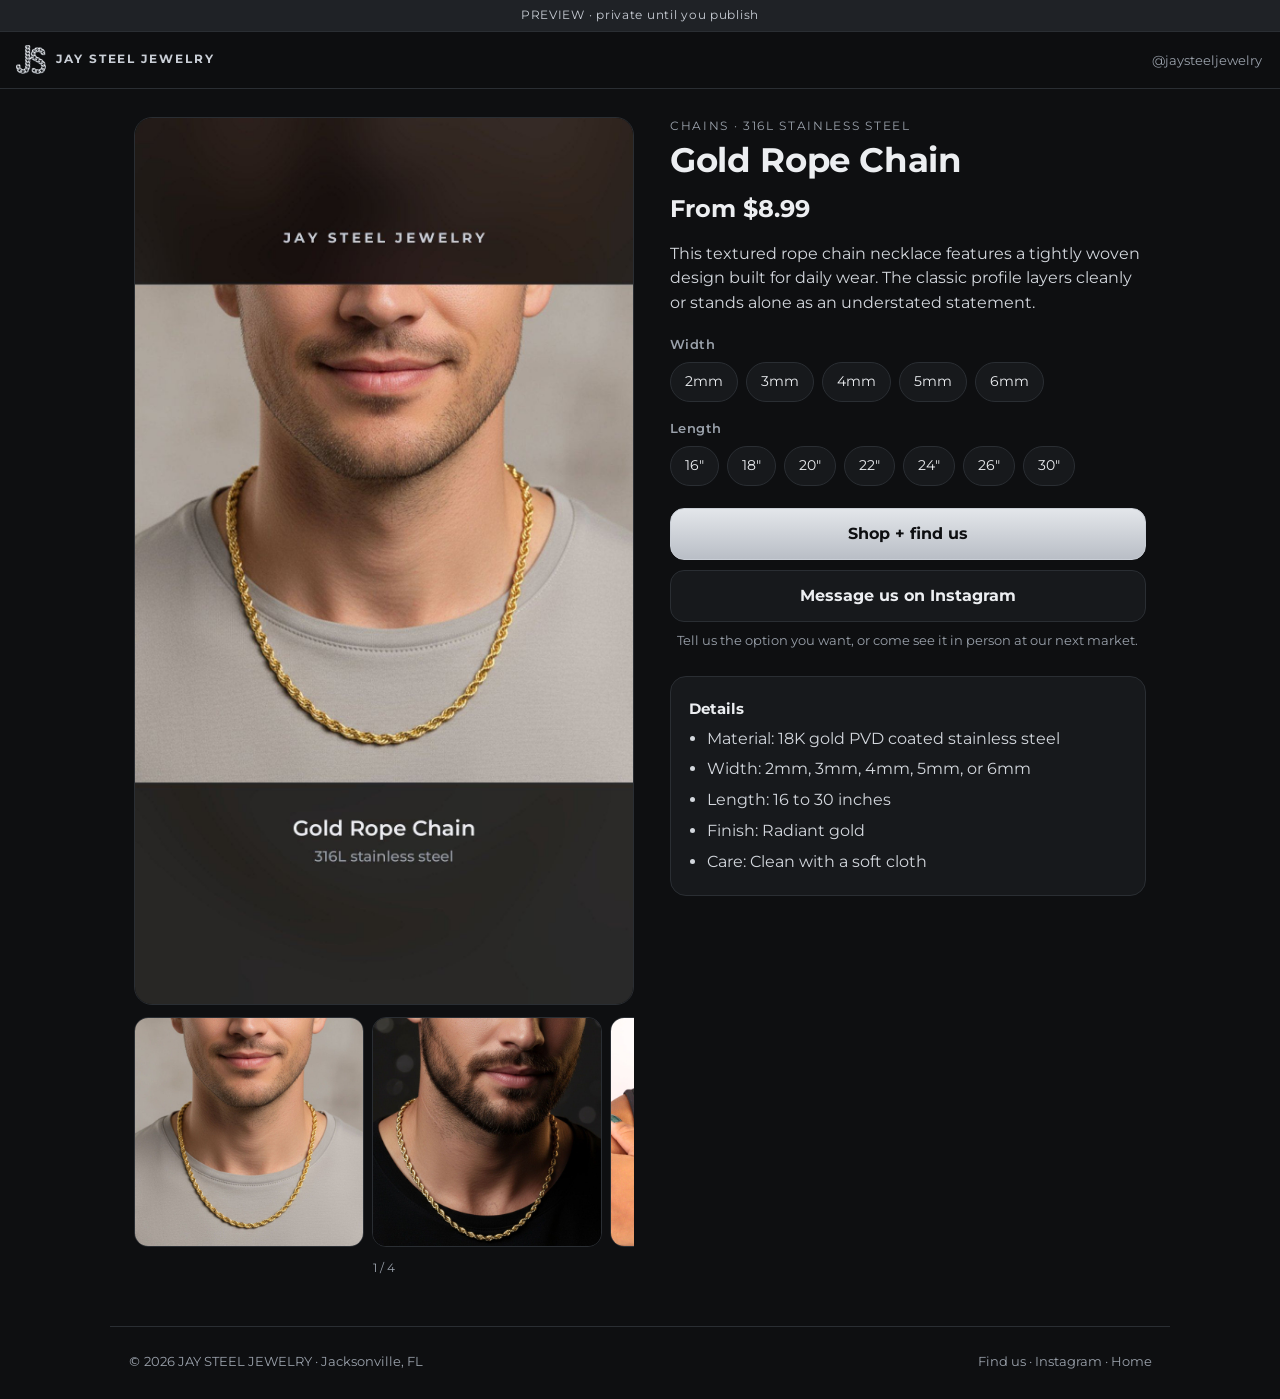
<file: pp/gold-rope-chain/index.html>
<!doctype html>
<html lang="en">
<head>
<meta charset="utf-8">
<meta name="viewport" content="width=device-width, initial-scale=1, viewport-fit=cover">
<title>Gold Rope Chain · JAY STEEL JEWELRY</title>
<meta name="description" content="Shop our 18K gold PVD stainless steel rope chain necklace. Available in 2mm to 6mm widths and 16 to 30 inch lengths. Durable, modern, and minimal.">
<meta name="robots" content="noindex,nofollow">
<meta name="theme-color" content="#0E0F11">
<meta name="color-scheme" content="dark">
<link rel="canonical" href="https://jaysteeljewelry.github.io/p/gold-rope-chain/">
<link rel="icon" href="mark.png">
<meta property="og:type" content="product">
<meta property="og:site_name" content="JAY STEEL JEWELRY">
<meta property="og:title" content="Gold Rope Chain">
<meta property="og:description" content="Shop our 18K gold PVD stainless steel rope chain necklace. Available in 2mm to 6mm widths and 16 to 30 inch lengths. Durable, modern, and minimal.">
<meta property="og:url" content="https://jaysteeljewelry.github.io/p/gold-rope-chain/">
<meta property="og:image" content="https://jaysteeljewelry.github.io/p/gold-rope-chain/img/1.jpg">
<meta property="og:image:alt" content="Gold Rope Chain">
<meta name="twitter:card" content="summary_large_image">
<link rel="preload" href="../../assets/fonts/montserrat.woff2" as="font" type="font/woff2" crossorigin>
<style>
@font-face{font-family:"Montserrat";src:url("../../assets/fonts/montserrat.woff2") format("woff2");font-weight:100 900;font-display:swap}
:root{--bg:#0E0F11;--card:#17191C;--raised:#1F2226;--line:#2A2E33;--text:#ECEEF1;--muted:#9AA1AB;--silver:#C9CED6;--hover:#E3E6EA}
*{box-sizing:border-box}html{-webkit-text-size-adjust:100%}
body{margin:0;background:var(--bg);color:var(--text);font:16px/1.55 "Montserrat",system-ui,-apple-system,"Segoe UI",Roboto,sans-serif;-webkit-font-smoothing:antialiased}
a{color:inherit}
.top{position:sticky;top:0;z-index:5;display:flex;align-items:center;justify-content:space-between;gap:12px;padding:10px 16px;padding-top:max(10px,env(safe-area-inset-top));background:rgba(14,15,17,.92);backdrop-filter:blur(10px);-webkit-backdrop-filter:blur(10px);border-bottom:1px solid var(--line)}
.brand{display:flex;align-items:center;gap:10px;text-decoration:none;font-weight:700;letter-spacing:.16em;font-size:12px;color:var(--silver)}
.brand img{width:30px;height:30px;object-fit:contain}
.top .ig{font-size:13px;color:var(--muted);text-decoration:none;padding:8px 2px}
.top .ig:hover{color:var(--hover)}
main{max-width:1060px;margin:0 auto;padding:0 0 40px}
.media{display:grid;gap:12px;padding-top:0}
.reel{position:relative;background:#000;aspect-ratio:9/16;height:min(66vh,177.7vw);width:auto;margin:0 auto;overflow:hidden;border-radius:0 0 16px 16px}
.reel video{width:100%;height:100%;object-fit:cover;display:block}
.gal{display:flex;overflow-x:auto;scroll-snap-type:x mandatory;gap:8px;padding:0 16px;scrollbar-width:none}
.gal::-webkit-scrollbar{display:none}
.gal figure{margin:0;flex:0 0 78%;scroll-snap-align:center;background:var(--card);border:1px solid var(--line);border-radius:14px;overflow:hidden;aspect-ratio:1/1}
.gal img{width:100%;height:100%;object-fit:cover;display:block}
.count{font-size:12px;color:var(--muted);text-align:center;margin:0}
.info{padding:22px 18px 0}
.eyebrow{margin:0 0 6px;font-size:12px;letter-spacing:.14em;text-transform:uppercase;color:var(--muted)}
h1{margin:0 0 10px;font-size:28px;line-height:1.15;font-weight:700;letter-spacing:-.01em}
.price{display:flex;align-items:baseline;gap:10px;margin:0 0 14px}
.price b{font-size:24px;font-weight:700;color:var(--text)}
.price s{color:var(--muted);font-size:15px}
.price small{color:var(--muted);font-size:13px}
.lede{margin:0 0 18px;color:#D3D7DD}
.opt{margin:0 0 16px}
.opt h2{margin:0 0 8px;font-size:13px;font-weight:600;color:var(--muted);letter-spacing:.04em}
.chips{display:flex;flex-wrap:wrap;gap:8px}
.chips button{appearance:none;min-height:40px;padding:8px 14px;border-radius:999px;border:1px solid var(--line);background:var(--card);color:var(--text);font:inherit;font-size:14px;cursor:pointer}
.chips button[aria-pressed="true"]{border-color:var(--silver);background:var(--raised);box-shadow:inset 0 0 0 1px var(--silver)}
.chips button:disabled{opacity:.38;text-decoration:line-through}
.cta{display:grid;gap:10px;margin:22px 0 8px}
.btn{display:flex;align-items:center;justify-content:center;gap:8px;min-height:52px;border-radius:14px;font-weight:700;font-size:16px;text-decoration:none;border:1px solid var(--line)}
.btn.primary{background:linear-gradient(180deg,#E3E6EA,#B9BEC6);color:#0E0F11;border-color:#C9CED6}
.btn.primary:hover{background:#E3E6EA}
.btn.ghost{background:var(--card);color:var(--text)}
.btn.ghost:hover{border-color:var(--silver)}
.note{margin:6px 0 0;font-size:13px;color:var(--muted);text-align:center}
.details{margin:26px 0 0;background:var(--card);border:1px solid var(--line);border-radius:16px;padding:6px 18px}
.details h2{font-size:15px;margin:14px 0 6px}
.details ul{margin:0 0 14px;padding-left:18px;color:#D3D7DD}
.details li{margin:6px 0}
footer{max-width:1060px;margin:0 auto;padding:24px 18px calc(28px + env(safe-area-inset-bottom));border-top:1px solid var(--line);color:var(--muted);font-size:13px;display:flex;flex-wrap:wrap;gap:8px 18px;justify-content:space-between}
footer a{color:var(--muted);text-decoration:none}footer a:hover{color:var(--hover)}
.pv{background:#1F2226;border-bottom:1px solid var(--line);color:var(--silver);font-size:12px;text-align:center;padding:6px 10px;letter-spacing:.06em}
@media (min-width:860px){
 main{display:grid;grid-template-columns:minmax(0,1.05fr) minmax(0,1fr);gap:36px;padding:28px 24px 48px}
 .media{position:sticky;top:76px;align-self:start}
 .reel{border-radius:18px;height:auto;width:100%;border:1px solid var(--line)}
 .gal{padding:0}.gal figure{flex-basis:46%}
 .info{padding:0}
 h1{font-size:34px}
}
:focus-visible{outline:2px solid var(--silver);outline-offset:2px}
@media (prefers-reduced-motion:reduce){.reel video{display:none}.reel{background:center/cover no-repeat var(--poster)}}
</style>
<script type="application/ld+json">{"@context": "https://schema.org", "@type": "Product", "name": "Gold Rope Chain", "description": "This textured rope chain necklace features a tightly woven design built for daily wear. The classic profile layers cleanly or stands alone as an understated statement.", "image": ["https://jaysteeljewelry.github.io/p/gold-rope-chain/img/1.jpg", "https://jaysteeljewelry.github.io/p/gold-rope-chain/img/2.jpg", "https://jaysteeljewelry.github.io/p/gold-rope-chain/img/3.jpg", "https://jaysteeljewelry.github.io/p/gold-rope-chain/img/4.jpg"], "brand": {"@type": "Brand", "name": "JAY STEEL JEWELRY"}, "category": "Chains", "material": "316L stainless steel", "offers": {"@type": "AggregateOffer", "priceCurrency": "USD", "lowPrice": "8.99", "highPrice": "19.99", "url": "https://jaysteeljewelry.github.io/p/gold-rope-chain/"}}</script>
</head>
<body>
<div class="pv">PREVIEW · private until you publish</div>
<header class="top"><a class="brand" href="https://jaysteeljewelry.github.io/"><img src="mark.png" alt="" width="30" height="30">JAY STEEL JEWELRY</a><a class="ig" href="https://www.instagram.com/jaysteeljewelry/">@jaysteeljewelry</a></header>
<main>
 <section class="media" aria-label="Photos and video">
  <div class="reel" style="--poster:url(poster.jpg)"><video src="reel.mp4" poster="poster.jpg" autoplay muted loop playsinline preload="metadata" aria-label="Gold Rope Chain video"></video></div>
  <div class="gal" id="gal" tabindex="0" aria-label="Photo gallery"><figure><img src="img/1.jpg" width="1200" height="1200" alt="Gold Rope Chain photo 1" decoding="async"></figure><figure><img src="img/2.jpg" width="1200" height="1200" alt="Gold Rope Chain photo 2" loading="lazy" decoding="async"></figure><figure><img src="img/3.jpg" width="1200" height="1200" alt="Gold Rope Chain photo 3" loading="lazy" decoding="async"></figure><figure><img src="img/4.jpg" width="1200" height="1200" alt="Gold Rope Chain photo 4" loading="lazy" decoding="async"></figure></div>
  <p class="count" id="cnt">1 / 4</p>
 </section>
 <section class="info">
  <p class="eyebrow">Chains · 316L stainless steel</p>
  <h1>Gold Rope Chain</h1>
  <div class="price"><b id="pr">From $8.99</b><s id="pc"></s><small id="ph"></small></div>
  <p class="lede">This textured rope chain necklace features a tightly woven design built for daily wear. The classic profile layers cleanly or stands alone as an understated statement.</p>
  <div class="opt"><h2>Width</h2><div class="chips" data-i="0" role="group" aria-label="Width"><button type="button" aria-pressed="false" data-v="2mm">2mm</button><button type="button" aria-pressed="false" data-v="3mm">3mm</button><button type="button" aria-pressed="false" data-v="4mm">4mm</button><button type="button" aria-pressed="false" data-v="5mm">5mm</button><button type="button" aria-pressed="false" data-v="6mm">6mm</button></div></div><div class="opt"><h2>Length</h2><div class="chips" data-i="1" role="group" aria-label="Length"><button type="button" aria-pressed="false" data-v="16&quot;">16&quot;</button><button type="button" aria-pressed="false" data-v="18&quot;">18&quot;</button><button type="button" aria-pressed="false" data-v="20&quot;">20&quot;</button><button type="button" aria-pressed="false" data-v="22&quot;">22&quot;</button><button type="button" aria-pressed="false" data-v="24&quot;">24&quot;</button><button type="button" aria-pressed="false" data-v="26&quot;">26&quot;</button><button type="button" aria-pressed="false" data-v="30&quot;">30&quot;</button></div></div>
  <div class="cta">
   <a class="btn primary" href="https://jaysteeljewelry.github.io/links/">Shop + find us</a>
   <a class="btn ghost" href="https://ig.me/m/jaysteeljewelry">Message us on Instagram</a>
  </div>
  <p class="note">Tell us the option you want, or come see it in person at our next market.</p>
  <div class="details"><h2>Details</h2><ul><li>Material: 18K gold PVD coated stainless steel</li><li>Width: 2mm, 3mm, 4mm, 5mm, or 6mm</li><li>Length: 16 to 30 inches</li><li>Finish: Radiant gold</li><li>Care: Clean with a soft cloth</li></ul></div>
 </section>
</main>
<footer><span>© 2026 JAY STEEL JEWELRY · Jacksonville, FL</span><span><a href="https://jaysteeljewelry.github.io/links/">Find us</a> · <a href="https://www.instagram.com/jaysteeljewelry/">Instagram</a> · <a href="https://jaysteeljewelry.github.io/">Home</a></span></footer>
<script type="application/json" id="pd">{"n": 2, "v": [{"o": ["2mm", "18\""], "p": 8.99, "c": 12.99, "a": true}, {"o": ["2mm", "20\""], "p": 8.99, "c": 12.99, "a": true}, {"o": ["2mm", "22\""], "p": 9.99, "c": 13.99, "a": true}, {"o": ["2mm", "24\""], "p": 10.99, "c": 15.99, "a": true}, {"o": ["2mm", "26\""], "p": 10.99, "c": 15.99, "a": true}, {"o": ["3mm", "16\""], "p": 8.99, "c": 12.99, "a": true}, {"o": ["3mm", "18\""], "p": 8.99, "c": 12.99, "a": true}, {"o": ["3mm", "20\""], "p": 9.99, "c": 13.99, "a": true}, {"o": ["3mm", "22\""], "p": 9.99, "c": 13.99, "a": true}, {"o": ["3mm", "24\""], "p": 10.99, "c": 15.99, "a": true}, {"o": ["3mm", "26\""], "p": 11.99, "c": 16.99, "a": true}, {"o": ["3mm", "30\""], "p": 12.99, "c": 18.99, "a": true}, {"o": ["4mm", "18\""], "p": 9.99, "c": 13.99, "a": true}, {"o": ["4mm", "20\""], "p": 9.99, "c": 13.99, "a": true}, {"o": ["4mm", "22\""], "p": 10.99, "c": 15.99, "a": true}, {"o": ["4mm", "24\""], "p": 10.99, "c": 15.99, "a": true}, {"o": ["4mm", "26\""], "p": 11.99, "c": 16.99, "a": true}, {"o": ["5mm", "24\""], "p": 15.99, "c": 22.99, "a": true}, {"o": ["5mm", "30\""], "p": 18.99, "c": 26.99, "a": true}, {"o": ["6mm", "24\""], "p": 17.99, "c": 25.99, "a": true}, {"o": ["6mm", "30\""], "p": 19.99, "c": 27.99, "a": true}]}</script>
<script>
(function(){
 var D=JSON.parse(document.getElementById("pd").textContent);var sel=[];
 var price=document.getElementById("pr"),cmp=document.getElementById("pc"),hint=document.getElementById("ph");
 function fmt(x){return "$"+x.toFixed(2)}
 function match(){return D.v.filter(function(v){return sel.every(function(s,i){return s==null||v.o[i]===s})})}
 function paint(){
  var m=match();var full=sel.length===D.n&&sel.every(function(s){return s!=null});
  if(!m.length){price.textContent="Not in this combo";cmp.textContent="";hint.textContent="";return}
  var ps=m.map(function(v){return v.p}),lo=Math.min.apply(null,ps),hi=Math.max.apply(null,ps);
  price.textContent=(lo===hi?"":"From ")+fmt(lo);
  var c=full&&m[0].c&&m[0].c>m[0].p?m[0].c:null;cmp.textContent=c?fmt(c):"";
  hint.textContent=full?(m[0].a?"":"Sold out in this option"):"";
  document.querySelectorAll(".chips").forEach(function(g){var i=+g.dataset.i;g.querySelectorAll("button").forEach(function(b){
    var t=sel.slice();t[i]=b.dataset.v;b.disabled=!D.v.some(function(v){return t.every(function(s,j){return s==null||v.o[j]===s})});});});
 }
 document.querySelectorAll(".chips").forEach(function(g){var i=+g.dataset.i;sel[i]=null;g.addEventListener("click",function(e){var b=e.target.closest("button");if(!b||b.disabled)return;
   var on=b.getAttribute("aria-pressed")==="true";g.querySelectorAll("button").forEach(function(x){x.setAttribute("aria-pressed","false")});
   if(!on){b.setAttribute("aria-pressed","true");sel[i]=b.dataset.v}else sel[i]=null;paint();});});
 var gal=document.getElementById("gal"),cnt=document.getElementById("cnt");
 if(gal&&cnt){gal.addEventListener("scroll",function(){var f=gal.querySelectorAll("figure");var w=f[0].getBoundingClientRect().width+8;cnt.textContent=Math.min(f.length,Math.round(gal.scrollLeft/w)+1)+" / "+f.length},{passive:true});}
 var v=document.querySelector(".reel video");if(v){var p=v.play&&v.play();if(p&&p.catch)p.catch(function(){});}
})();
</script>
</body>
</html>
</file>
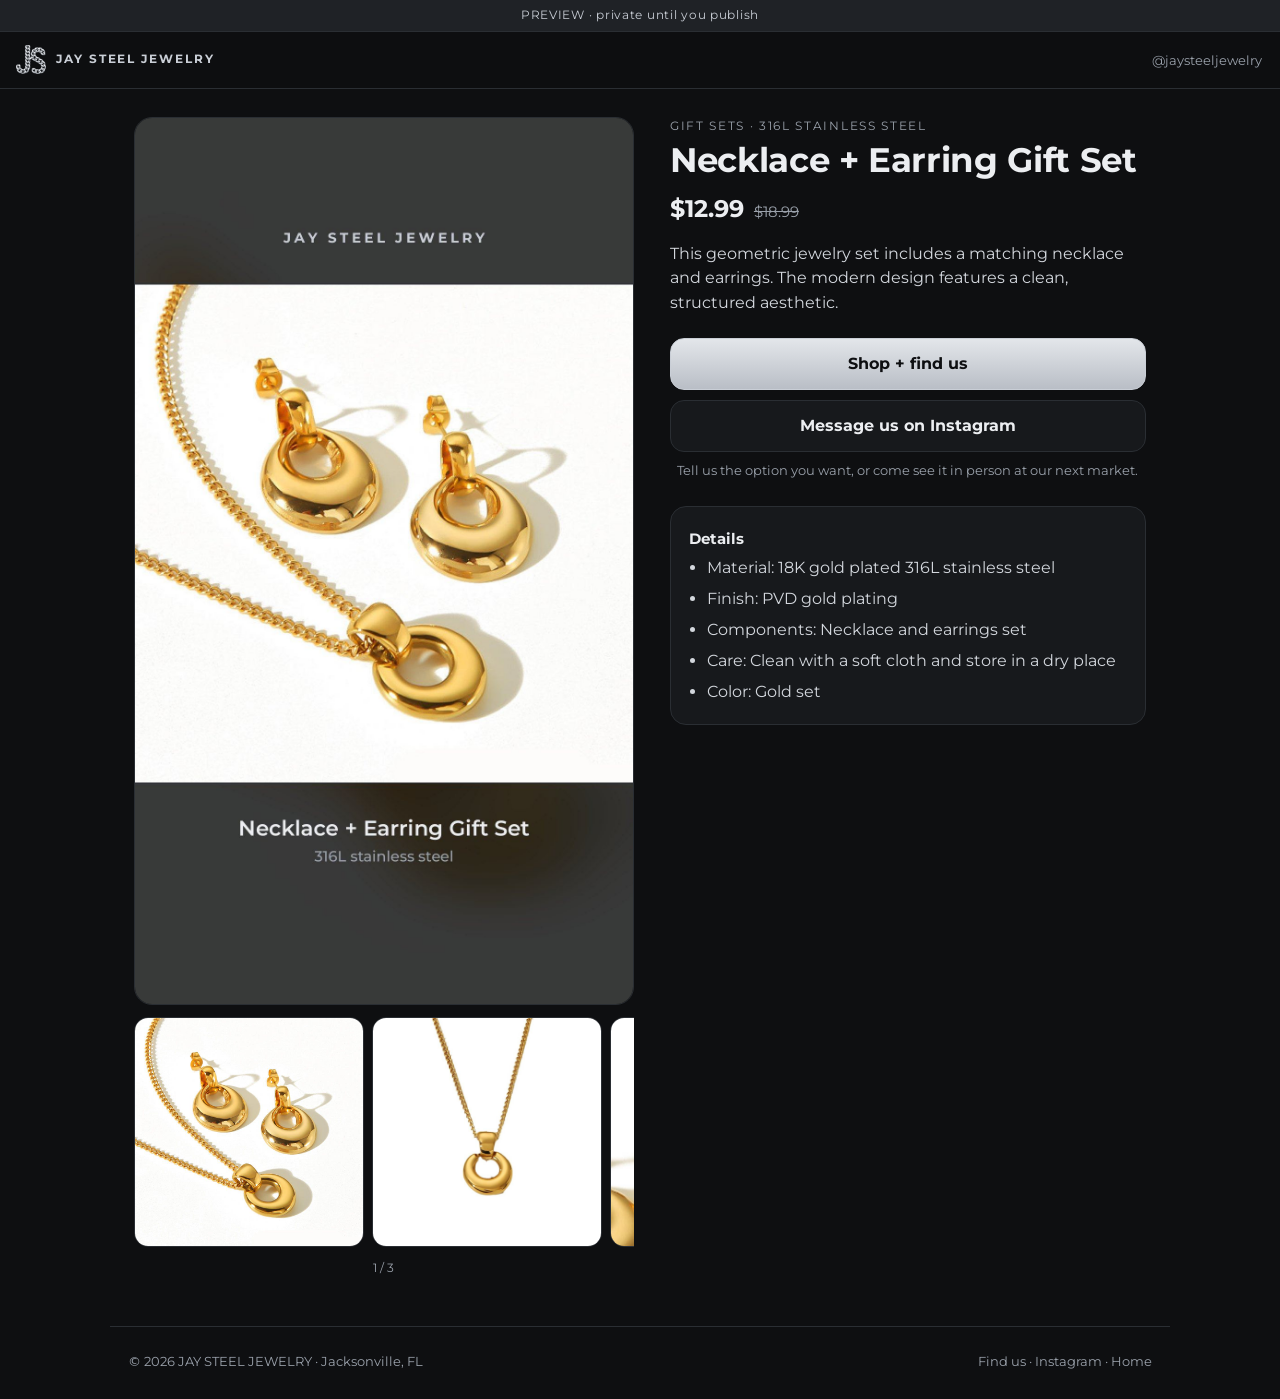
<file: pp/necklace-earring-gift-set/index.html>
<!doctype html>
<html lang="en">
<head>
<meta charset="utf-8">
<meta name="viewport" content="width=device-width, initial-scale=1, viewport-fit=cover">
<title>Necklace + Earring Gift Set · JAY STEEL JEWELRY</title>
<meta name="description" content="A modern geometric necklace and earring set crafted in 18K gold plated 316L stainless steel. Clean lines and understated luxury from JAY STEEL JEWELRY.">
<meta name="robots" content="noindex,nofollow">
<meta name="theme-color" content="#0E0F11">
<meta name="color-scheme" content="dark">
<link rel="canonical" href="https://jaysteeljewelry.github.io/p/necklace-earring-gift-set/">
<link rel="icon" href="mark.png">
<meta property="og:type" content="product">
<meta property="og:site_name" content="JAY STEEL JEWELRY">
<meta property="og:title" content="Necklace + Earring Gift Set">
<meta property="og:description" content="A modern geometric necklace and earring set crafted in 18K gold plated 316L stainless steel. Clean lines and understated luxury from JAY STEEL JEWELRY.">
<meta property="og:url" content="https://jaysteeljewelry.github.io/p/necklace-earring-gift-set/">
<meta property="og:image" content="https://jaysteeljewelry.github.io/p/necklace-earring-gift-set/img/1.jpg">
<meta property="og:image:alt" content="Necklace + Earring Gift Set">
<meta name="twitter:card" content="summary_large_image">
<link rel="preload" href="../../assets/fonts/montserrat.woff2" as="font" type="font/woff2" crossorigin>
<style>
@font-face{font-family:"Montserrat";src:url("../../assets/fonts/montserrat.woff2") format("woff2");font-weight:100 900;font-display:swap}
:root{--bg:#0E0F11;--card:#17191C;--raised:#1F2226;--line:#2A2E33;--text:#ECEEF1;--muted:#9AA1AB;--silver:#C9CED6;--hover:#E3E6EA}
*{box-sizing:border-box}html{-webkit-text-size-adjust:100%}
body{margin:0;background:var(--bg);color:var(--text);font:16px/1.55 "Montserrat",system-ui,-apple-system,"Segoe UI",Roboto,sans-serif;-webkit-font-smoothing:antialiased}
a{color:inherit}
.top{position:sticky;top:0;z-index:5;display:flex;align-items:center;justify-content:space-between;gap:12px;padding:10px 16px;padding-top:max(10px,env(safe-area-inset-top));background:rgba(14,15,17,.92);backdrop-filter:blur(10px);-webkit-backdrop-filter:blur(10px);border-bottom:1px solid var(--line)}
.brand{display:flex;align-items:center;gap:10px;text-decoration:none;font-weight:700;letter-spacing:.16em;font-size:12px;color:var(--silver)}
.brand img{width:30px;height:30px;object-fit:contain}
.top .ig{font-size:13px;color:var(--muted);text-decoration:none;padding:8px 2px}
.top .ig:hover{color:var(--hover)}
main{max-width:1060px;margin:0 auto;padding:0 0 40px}
.media{display:grid;gap:12px;padding-top:0}
.reel{position:relative;background:#000;aspect-ratio:9/16;height:min(66vh,177.7vw);width:auto;margin:0 auto;overflow:hidden;border-radius:0 0 16px 16px}
.reel video{width:100%;height:100%;object-fit:cover;display:block}
.gal{display:flex;overflow-x:auto;scroll-snap-type:x mandatory;gap:8px;padding:0 16px;scrollbar-width:none}
.gal::-webkit-scrollbar{display:none}
.gal figure{margin:0;flex:0 0 78%;scroll-snap-align:center;background:var(--card);border:1px solid var(--line);border-radius:14px;overflow:hidden;aspect-ratio:1/1}
.gal img{width:100%;height:100%;object-fit:cover;display:block}
.count{font-size:12px;color:var(--muted);text-align:center;margin:0}
.info{padding:22px 18px 0}
.eyebrow{margin:0 0 6px;font-size:12px;letter-spacing:.14em;text-transform:uppercase;color:var(--muted)}
h1{margin:0 0 10px;font-size:28px;line-height:1.15;font-weight:700;letter-spacing:-.01em}
.price{display:flex;align-items:baseline;gap:10px;margin:0 0 14px}
.price b{font-size:24px;font-weight:700;color:var(--text)}
.price s{color:var(--muted);font-size:15px}
.price small{color:var(--muted);font-size:13px}
.lede{margin:0 0 18px;color:#D3D7DD}
.opt{margin:0 0 16px}
.opt h2{margin:0 0 8px;font-size:13px;font-weight:600;color:var(--muted);letter-spacing:.04em}
.chips{display:flex;flex-wrap:wrap;gap:8px}
.chips button{appearance:none;min-height:40px;padding:8px 14px;border-radius:999px;border:1px solid var(--line);background:var(--card);color:var(--text);font:inherit;font-size:14px;cursor:pointer}
.chips button[aria-pressed="true"]{border-color:var(--silver);background:var(--raised);box-shadow:inset 0 0 0 1px var(--silver)}
.chips button:disabled{opacity:.38;text-decoration:line-through}
.cta{display:grid;gap:10px;margin:22px 0 8px}
.btn{display:flex;align-items:center;justify-content:center;gap:8px;min-height:52px;border-radius:14px;font-weight:700;font-size:16px;text-decoration:none;border:1px solid var(--line)}
.btn.primary{background:linear-gradient(180deg,#E3E6EA,#B9BEC6);color:#0E0F11;border-color:#C9CED6}
.btn.primary:hover{background:#E3E6EA}
.btn.ghost{background:var(--card);color:var(--text)}
.btn.ghost:hover{border-color:var(--silver)}
.note{margin:6px 0 0;font-size:13px;color:var(--muted);text-align:center}
.details{margin:26px 0 0;background:var(--card);border:1px solid var(--line);border-radius:16px;padding:6px 18px}
.details h2{font-size:15px;margin:14px 0 6px}
.details ul{margin:0 0 14px;padding-left:18px;color:#D3D7DD}
.details li{margin:6px 0}
footer{max-width:1060px;margin:0 auto;padding:24px 18px calc(28px + env(safe-area-inset-bottom));border-top:1px solid var(--line);color:var(--muted);font-size:13px;display:flex;flex-wrap:wrap;gap:8px 18px;justify-content:space-between}
footer a{color:var(--muted);text-decoration:none}footer a:hover{color:var(--hover)}
.pv{background:#1F2226;border-bottom:1px solid var(--line);color:var(--silver);font-size:12px;text-align:center;padding:6px 10px;letter-spacing:.06em}
@media (min-width:860px){
 main{display:grid;grid-template-columns:minmax(0,1.05fr) minmax(0,1fr);gap:36px;padding:28px 24px 48px}
 .media{position:sticky;top:76px;align-self:start}
 .reel{border-radius:18px;height:auto;width:100%;border:1px solid var(--line)}
 .gal{padding:0}.gal figure{flex-basis:46%}
 .info{padding:0}
 h1{font-size:34px}
}
:focus-visible{outline:2px solid var(--silver);outline-offset:2px}
@media (prefers-reduced-motion:reduce){.reel video{display:none}.reel{background:center/cover no-repeat var(--poster)}}
</style>
<script type="application/ld+json">{"@context": "https://schema.org", "@type": "Product", "name": "Necklace + Earring Gift Set", "description": "This geometric jewelry set includes a matching necklace and earrings. The modern design features a clean, structured aesthetic.", "image": ["https://jaysteeljewelry.github.io/p/necklace-earring-gift-set/img/1.jpg", "https://jaysteeljewelry.github.io/p/necklace-earring-gift-set/img/2.jpg", "https://jaysteeljewelry.github.io/p/necklace-earring-gift-set/img/3.jpg"], "brand": {"@type": "Brand", "name": "JAY STEEL JEWELRY"}, "category": "Gift Sets", "material": "316L stainless steel", "offers": {"@type": "AggregateOffer", "priceCurrency": "USD", "lowPrice": "12.99", "highPrice": "12.99", "url": "https://jaysteeljewelry.github.io/p/necklace-earring-gift-set/"}}</script>
</head>
<body>
<div class="pv">PREVIEW · private until you publish</div>
<header class="top"><a class="brand" href="https://jaysteeljewelry.github.io/"><img src="mark.png" alt="" width="30" height="30">JAY STEEL JEWELRY</a><a class="ig" href="https://www.instagram.com/jaysteeljewelry/">@jaysteeljewelry</a></header>
<main>
 <section class="media" aria-label="Photos and video">
  <div class="reel" style="--poster:url(poster.jpg)"><video src="reel.mp4" poster="poster.jpg" autoplay muted loop playsinline preload="metadata" aria-label="Necklace + Earring Gift Set video"></video></div>
  <div class="gal" id="gal" tabindex="0" aria-label="Photo gallery"><figure><img src="img/1.jpg" width="800" height="800" alt="Necklace + Earring Gift Set photo 1" decoding="async"></figure><figure><img src="img/2.jpg" width="960" height="960" alt="Necklace + Earring Gift Set photo 2" loading="lazy" decoding="async"></figure><figure><img src="img/3.jpg" width="460" height="460" alt="Necklace + Earring Gift Set photo 3" loading="lazy" decoding="async"></figure></div>
  <p class="count" id="cnt">1 / 3</p>
 </section>
 <section class="info">
  <p class="eyebrow">Gift Sets · 316L stainless steel</p>
  <h1>Necklace + Earring Gift Set</h1>
  <div class="price"><b id="pr">$12.99</b><s id="pc">$18.99</s><small id="ph"></small></div>
  <p class="lede">This geometric jewelry set includes a matching necklace and earrings. The modern design features a clean, structured aesthetic.</p>
  
  <div class="cta">
   <a class="btn primary" href="https://jaysteeljewelry.github.io/links/">Shop + find us</a>
   <a class="btn ghost" href="https://ig.me/m/jaysteeljewelry">Message us on Instagram</a>
  </div>
  <p class="note">Tell us the option you want, or come see it in person at our next market.</p>
  <div class="details"><h2>Details</h2><ul><li>Material: 18K gold plated 316L stainless steel</li><li>Finish: PVD gold plating</li><li>Components: Necklace and earrings set</li><li>Care: Clean with a soft cloth and store in a dry place</li><li>Color: Gold set</li></ul></div>
 </section>
</main>
<footer><span>© 2026 JAY STEEL JEWELRY · Jacksonville, FL</span><span><a href="https://jaysteeljewelry.github.io/links/">Find us</a> · <a href="https://www.instagram.com/jaysteeljewelry/">Instagram</a> · <a href="https://jaysteeljewelry.github.io/">Home</a></span></footer>
<script type="application/json" id="pd">{"n": 2, "v": [{"o": ["Gold set", "TRENDY"], "p": 12.99, "c": 18.99, "a": true}]}</script>
<script>
(function(){
 var D=JSON.parse(document.getElementById("pd").textContent);var sel=[];
 var price=document.getElementById("pr"),cmp=document.getElementById("pc"),hint=document.getElementById("ph");
 function fmt(x){return "$"+x.toFixed(2)}
 function match(){return D.v.filter(function(v){return sel.every(function(s,i){return s==null||v.o[i]===s})})}
 function paint(){
  var m=match();var full=sel.length===D.n&&sel.every(function(s){return s!=null});
  if(!m.length){price.textContent="Not in this combo";cmp.textContent="";hint.textContent="";return}
  var ps=m.map(function(v){return v.p}),lo=Math.min.apply(null,ps),hi=Math.max.apply(null,ps);
  price.textContent=(lo===hi?"":"From ")+fmt(lo);
  var c=full&&m[0].c&&m[0].c>m[0].p?m[0].c:null;cmp.textContent=c?fmt(c):"";
  hint.textContent=full?(m[0].a?"":"Sold out in this option"):"";
  document.querySelectorAll(".chips").forEach(function(g){var i=+g.dataset.i;g.querySelectorAll("button").forEach(function(b){
    var t=sel.slice();t[i]=b.dataset.v;b.disabled=!D.v.some(function(v){return t.every(function(s,j){return s==null||v.o[j]===s})});});});
 }
 document.querySelectorAll(".chips").forEach(function(g){var i=+g.dataset.i;sel[i]=null;g.addEventListener("click",function(e){var b=e.target.closest("button");if(!b||b.disabled)return;
   var on=b.getAttribute("aria-pressed")==="true";g.querySelectorAll("button").forEach(function(x){x.setAttribute("aria-pressed","false")});
   if(!on){b.setAttribute("aria-pressed","true");sel[i]=b.dataset.v}else sel[i]=null;paint();});});
 var gal=document.getElementById("gal"),cnt=document.getElementById("cnt");
 if(gal&&cnt){gal.addEventListener("scroll",function(){var f=gal.querySelectorAll("figure");var w=f[0].getBoundingClientRect().width+8;cnt.textContent=Math.min(f.length,Math.round(gal.scrollLeft/w)+1)+" / "+f.length},{passive:true});}
 var v=document.querySelector(".reel video");if(v){var p=v.play&&v.play();if(p&&p.catch)p.catch(function(){});}
})();
</script>
</body>
</html>
</file>
<file: styles.css>
/* JAY STEEL · Market Logistics + HQ — "Midnight & Gold" design system (Nov 9 2026 redesign).
   Dark is the default. Every color lives in this one :root block; components use tokens only,
   so re-theming is one token swap. Light theme mirrors the same tokens in [data-theme="light"]. */
:root{
  color-scheme:dark;
  /* surfaces — layered pot-black with a faint warm lift */
  --bg:#0A0B0E;--bg-rgb:10 11 14;--bg-2:#11141A;--card:#171A21;--card-2:#14171E;--raised:#1F2430;
  --line:#242B36;--line-2:#2C3340;--glass:rgb(10 11 14 / .88);
  /* text */
  --text:#F2F4F8;--muted:#A6AEBB;--faint:#828B99;
  /* accent: jewelry gold. Dark ink on gold for contrast; gold ink for emphasis on dark */
  --accent:#E6C87C;--accent-hi:#F4DFA8;--accent-rgb:230 200 124;--accent-ink:#F0DCA4;--on-accent:#1A1306;
  /* functional */
  --ok:#5FD39B;--ok-rgb:95 211 155;--bad:#EC6B5F;--bad-rgb:236 107 95;--warn:#E5B357;--warn-rgb:229 179 87;
  --hi-rgb:255 255 255;--neutral-rgb:166 174 187;--shade-rgb:0 0 0;
  /* market status */
  --st-approved:#5FD39B;--st-booked:#6FB6E8;--st-agreement:#E6C87C;--st-pending:#E0A44E;
  --st-tentative:#E08A5F;--st-conditional:#E08A5F;--st-declined:#EC6B5F;--st-nodate:#8E96A3;
  /* type, shape, depth */
  --sans:"Montserrat",system-ui,-apple-system,"Segoe UI",Roboto,sans-serif;
  --serif:"Cormorant Garamond","Georgia",serif;
  --r:18px;--r-sm:12px;--dockh:66px;--shadow:0 18px 44px -24px rgb(0 0 0 / .85);
  --sa-b:env(safe-area-inset-bottom,0px);--sa-t:env(safe-area-inset-top,0px);
}
*{box-sizing:border-box}
html{-webkit-text-size-adjust:100%;scroll-padding-top:80px}
body{margin:0;background:var(--bg);color:var(--text);font:500 15px/1.5 var(--sans);-webkit-font-smoothing:antialiased;min-height:100vh;
  padding-bottom:calc(var(--dockh) + var(--sa-b) + 20px);overscroll-behavior-y:contain}
a{color:var(--accent-ink)}
svg{width:22px;height:22px;fill:none;stroke:currentColor;stroke-width:1.7;stroke-linecap:round;stroke-linejoin:round;flex:none}
button,input,select{font:inherit;color:inherit}
:focus-visible{outline:2px solid var(--accent);outline-offset:3px;border-radius:10px}
.skip{position:absolute;left:-999px;top:8px;background:var(--accent);color:var(--on-accent);padding:8px 12px;border-radius:10px;z-index:99}.skip:focus{left:8px}
.visually-hidden{position:absolute!important;width:1px;height:1px;overflow:hidden;clip:rect(0 0 0 0);white-space:nowrap}

/* ---------- top bar ---------- */
.top{position:sticky;top:0;z-index:20;display:flex;align-items:center;justify-content:space-between;gap:10px;
  padding:calc(var(--sa-t) + 10px) 16px 10px;background:var(--glass);backdrop-filter:saturate(1.4) blur(18px);-webkit-backdrop-filter:saturate(1.4) blur(18px);border-bottom:1px solid var(--line)}
.brand{display:flex;align-items:center;gap:10px;text-decoration:none;color:var(--text);min-width:0}
.brand img{width:32px;height:auto;display:block;filter:drop-shadow(0 2px 10px rgb(var(--accent-rgb) / .4))}
.brand__text{display:flex;flex-direction:column;line-height:1.15;min-width:0}
.brand__word{font-weight:700;font-size:10.5px;letter-spacing:.28em;white-space:nowrap;color:var(--accent-ink)}
.brand__sub{font-weight:600;font-size:13px;color:var(--text);letter-spacing:.02em;white-space:nowrap;overflow:hidden;text-overflow:ellipsis}
.top__btns{display:flex;gap:6px}
.iconbtn{width:44px;height:44px;border-radius:14px;border:1px solid var(--line-2);background:var(--card);display:grid;place-items:center;cursor:pointer;color:var(--text);font-size:22px;line-height:1}
.iconbtn:active{transform:scale(.96)}
#refresh-btn.spin svg{animation:spin .9s linear infinite}@keyframes spin{to{transform:rotate(360deg)}}

/* ---------- bottom dock (thumb zone) — the phone's primary nav ---------- */
.dock{position:fixed;left:10px;right:10px;bottom:calc(var(--sa-b) + 10px);z-index:30;height:var(--dockh);display:grid;grid-template-columns:repeat(5,1fr);
  background:var(--glass);backdrop-filter:saturate(1.5) blur(20px);-webkit-backdrop-filter:saturate(1.5) blur(20px);
  border:1px solid rgb(var(--accent-rgb) / .28);border-radius:22px;box-shadow:var(--shadow);padding:6px}
.dock a,.dock .dock__more{display:flex;flex-direction:column;align-items:center;justify-content:center;gap:3px;text-decoration:none;
  color:var(--muted);font-size:10px;font-weight:700;letter-spacing:.06em;text-transform:uppercase;border-radius:16px;background:none;border:0;cursor:pointer;padding:0}
.dock svg{width:21px;height:21px}
.dock a[aria-current]{color:var(--on-accent);background:linear-gradient(160deg,var(--accent-hi),var(--accent));box-shadow:0 8px 20px -10px rgb(var(--accent-rgb) / .9)}
.dock .dock__more:active,.dock a:active{transform:scale(.96)}
body.booth .dock{display:none}
body.booth{padding-bottom:calc(var(--sa-b) + 24px)}

/* ---------- layout ---------- */
.wrap{max-width:720px;margin:0 auto;padding:16px 16px 8px}
.view{animation:rise .28s ease both}@keyframes rise{from{opacity:0;transform:translateY(6px)}to{opacity:1;transform:none}}
@media (prefers-reduced-motion:reduce){.view{animation:none}*,*::before,*::after{scroll-behavior:auto!important;animation-duration:.01ms!important;animation-iteration-count:1!important;transition-duration:.01ms!important}}
.pagehead{display:flex;align-items:center;justify-content:space-between;gap:12px;margin:6px 0 14px}
.pagehead h1{font-weight:700;font-size:30px;line-height:1;margin:0;letter-spacing:-.02em}
.pagehead--sub h2{margin:4px 0 0;font-size:16px;font-weight:700}
.sec{display:flex;align-items:baseline;justify-content:space-between;margin:26px 2px 10px;gap:12px}
.sec h2{margin:0;font-size:11px;letter-spacing:.22em;text-transform:uppercase;color:var(--muted);font-weight:700;display:flex;align-items:center;gap:10px}
.sec h2::after{content:"";width:28px;height:1px;background:linear-gradient(90deg,var(--accent),transparent)}
.more-link{font-size:12.5px;font-weight:600;text-decoration:none;color:var(--muted);display:inline-block;padding:12px 6px;margin:-12px -6px}
.card{background:linear-gradient(180deg,var(--card),var(--card-2));border:1px solid var(--line-2);border-radius:var(--r);padding:14px 16px;box-shadow:var(--shadow)}
.sub{color:var(--muted);margin:0 0 12px;font-size:14px}
.month{font-size:11px;letter-spacing:.22em;text-transform:uppercase;color:var(--faint);font-weight:700;margin:22px 0 10px}
.empty{color:var(--muted);text-align:center;padding:22px 8px}
.loading{color:var(--muted);padding:30px 0;text-align:center}
.m{color:var(--muted);font-size:13px;margin:2px 0 0}
.warn-text{color:var(--bad)}
.fine{text-align:center;color:var(--faint);font-size:11.5px;letter-spacing:.06em;margin:34px 0 8px;display:flex;flex-direction:column;align-items:center;gap:12px}
.fine__rule{width:64px;height:1px;background:linear-gradient(90deg,transparent,var(--accent),transparent)}
.skel{display:grid;gap:12px}.skel i{display:block;height:92px;border-radius:var(--r);background:linear-gradient(90deg,var(--card),var(--raised),var(--card));background-size:200% 100%;animation:sh 1.2s infinite}.skel i:first-child{height:300px}
@keyframes sh{to{background-position:-200% 0}}

/* ---------- pills / badges ---------- */
.pill,.badge{display:inline-flex;align-items:center;gap:6px;font-size:11px;font-weight:700;letter-spacing:.04em;padding:4px 10px;border-radius:99px;border:1px solid var(--line-2);color:var(--text);background:rgb(var(--neutral-rgb) / .08);white-space:nowrap;vertical-align:middle}
.pill i{width:7px;height:7px;border-radius:50%;background:var(--faint);flex:none}
.pill.s-approved,.badge.s-approved{border-color:rgb(var(--ok-rgb) / .45);color:var(--st-approved)}
.pill.s-approved i,.dot.s-approved,.s-approved .dot{background:var(--st-approved)}
.pill.s-agreement i,.dot.s-agreement,.s-agreement .dot{background:var(--st-agreement)}
.pill.s-agreement,.badge.s-agreement{border-color:rgb(var(--accent-rgb) / .5);color:var(--accent-ink)}
.pill.s-booked i,.dot.s-booked,.s-booked .dot{background:var(--st-booked)}
.pill.s-pending i,.dot.s-pending,.s-pending .dot{background:var(--st-pending)}
.pill.s-tentative i,.dot.s-tentative,.s-tentative .dot,.pill.s-conditional i,.dot.s-conditional,.s-conditional .dot{background:var(--st-tentative)}
.pill.s-declined i,.dot.s-declined,.s-declined .dot{background:var(--bad)}
.pill.s-declined{color:var(--muted)}
.pill.s-paid i{background:var(--ok)}.pill.s-paid{color:var(--ok)}
.pill.s-due,.badge.s-due{background:rgb(var(--bad-rgb) / .14);border-color:rgb(var(--bad-rgb) / .45);color:var(--bad)}.pill.s-due i{background:var(--bad)}
.fee{font-size:12px;color:var(--muted);margin-left:8px}

/* ---------- buttons ---------- */
.btn{display:inline-flex;align-items:center;justify-content:center;gap:8px;min-height:48px;padding:10px 18px;border-radius:16px;border:1px solid var(--line-2);background:var(--raised);color:var(--text);font-weight:700;font-size:14px;text-decoration:none;cursor:pointer}
.btn svg{width:18px;height:18px}
.btn.small{min-height:40px;padding:8px 14px;font-size:13px;border-radius:13px}
.btn.primary,.btn[aria-pressed="true"]{background:linear-gradient(160deg,var(--accent-hi),var(--accent));color:var(--on-accent);border-color:transparent;box-shadow:0 10px 24px -14px rgb(var(--accent-rgb) / .9)}
.btn.full{width:100%}
.btn:active,.act:active,.ck:active{transform:scale(.98)}
.actions{display:flex;flex-wrap:wrap;gap:8px;margin-top:12px}
.actions .btn{flex:1 1 auto}

/* ---------- TODAY hero ---------- */
.today{display:grid;gap:14px}
.hero{position:relative;overflow:hidden;border-radius:24px;padding:22px 20px 20px;border:1px solid rgb(var(--accent-rgb) / .32);
  background:radial-gradient(120% 120% at 100% 0%,rgb(var(--accent-rgb) / .16) 0,rgb(var(--accent-rgb) / .03) 42%),var(--card);color:var(--text);
  box-shadow:inset 0 1px 0 rgb(var(--accent-rgb) / .22),var(--shadow)}
.hero::after{content:"";position:absolute;right:-60px;top:-40px;width:260px;height:250px;background:url("assets/js-icon.png") center/contain no-repeat;opacity:.06;pointer-events:none;filter:grayscale(1) brightness(1.2)}
.hero__top{display:flex;justify-content:space-between;align-items:center;gap:10px;position:relative}
.kicker{margin:0;font-size:11px;letter-spacing:.26em;text-transform:uppercase;color:var(--accent);font-weight:800;display:flex;align-items:center;gap:8px}
.livedot{width:8px;height:8px;border-radius:50%;background:var(--ok);box-shadow:0 0 0 0 rgb(var(--ok-rgb) / .6);animation:pulse 1.6s infinite}
@keyframes pulse{70%{box-shadow:0 0 0 10px rgb(var(--ok-rgb) / 0)}100%{box-shadow:0 0 0 0 rgb(var(--ok-rgb) / 0)}}
.hero .pill{border-color:rgb(var(--hi-rgb) / .16);background:rgb(var(--hi-rgb) / .06)}
.hero__name{font-family:var(--serif);font-weight:600;font-size:clamp(28px,7.4vw,38px);line-height:1.05;margin:12px 0 6px;letter-spacing:-.01em;position:relative;color:var(--text)}
.hero__name a{color:inherit;text-decoration:none}
.hero__when{margin:0;font-weight:700;font-size:14px;color:var(--accent-ink)}
.hero__where{margin:2px 0 0;color:var(--muted);font-size:13.5px}
.clock{display:grid;grid-template-columns:repeat(4,1fr);gap:8px;margin:18px 0 6px;position:relative}
.clock div{border-radius:16px;padding:10px 4px 8px;text-align:center;background:var(--raised);border:1px solid rgb(var(--accent-rgb) / .25)}
.clock b{display:block;font-weight:800;font-size:38px;line-height:1;font-variant-numeric:tabular-nums;
  background:linear-gradient(180deg,var(--text),var(--muted));-webkit-background-clip:text;background-clip:text;color:transparent}
.clock span{display:block;font-size:10px;letter-spacing:.22em;text-transform:uppercase;color:var(--muted);margin-top:4px;font-weight:700}
.clock--now{display:flex;align-items:baseline;gap:12px;grid-template-columns:none;padding:12px 16px;border-radius:16px;border:1px solid rgb(var(--accent-rgb) / .35);background:rgb(var(--accent-rgb) / .08)}
.clock--now b{font-size:44px}.clock--now span{letter-spacing:.08em;text-transform:none;font-size:14px;color:var(--muted);margin:0}
.clock-note{font-size:12px;color:var(--muted);margin:4px 0 0}
.hero__acts,.bigacts{display:grid;grid-template-columns:repeat(3,1fr);gap:8px;margin-top:16px;position:relative}
.act{display:flex;flex-direction:column;align-items:center;justify-content:center;gap:6px;min-height:84px;padding:10px 6px;border-radius:18px;text-decoration:none;font-weight:700;font-size:12.5px;text-align:center;line-height:1.2;
  border:1px solid rgb(var(--hi-rgb) / .14);background:rgb(var(--hi-rgb) / .05);color:var(--text);cursor:pointer}
.act svg{width:26px;height:26px}
.act--gold{background:linear-gradient(160deg,var(--accent-hi),var(--accent));color:var(--on-accent);border-color:transparent;box-shadow:0 12px 26px -14px rgb(var(--accent-rgb) / .95)}
.bigacts{grid-template-columns:repeat(2,1fr)}
.bigacts .act{border-color:var(--line-2);background:var(--card);color:var(--text);min-height:72px;flex-direction:row;gap:10px;font-size:14px}
.bigacts .act--gold{background:linear-gradient(160deg,var(--accent-hi),var(--accent));color:var(--on-accent)}
.ring{--p:0;width:34px;height:34px;border-radius:50%;display:grid;place-items:center;background:conic-gradient(var(--accent) calc(var(--p)*1%),rgb(var(--accent-rgb) / .18) 0);flex:none}
.ring>span{width:26px;height:26px;border-radius:50%;background:var(--card);display:grid;place-items:center;font-size:11px;font-weight:800;color:var(--accent-ink)}
.stats{display:grid;grid-template-columns:repeat(3,1fr);gap:8px}
.stat{display:flex;flex-direction:column;align-items:flex-start;gap:2px;padding:14px;border-radius:18px;background:var(--card);border:1px solid var(--line-2);text-decoration:none;color:var(--text);min-height:84px}
.stat b{font-size:32px;line-height:1;font-weight:800;color:var(--accent-ink)}
.stat span{font-size:10.5px;letter-spacing:.12em;text-transform:uppercase;color:var(--muted);font-weight:700}
.stat.alert{border-color:rgb(var(--bad-rgb) / .5)}.stat.alert b{color:var(--bad)}
.pays{padding:4px 16px}
.payrow{display:flex;justify-content:space-between;align-items:center;gap:12px;padding:12px 0;text-decoration:none;color:var(--text);border-bottom:1px solid var(--line)}
.payrow:last-child{border-bottom:0}
.payrow__t{display:flex;flex-direction:column;min-width:0}.payrow__t b{font-weight:700}.payrow__t small{color:var(--muted);font-size:12.5px}
.payrow__d{display:flex;flex-direction:column;align-items:flex-end;font-size:10.5px;letter-spacing:.14em;text-transform:uppercase;color:var(--muted);white-space:nowrap}
.payrow__d b{font-family:var(--serif);font-size:24px;letter-spacing:0;text-transform:none;color:var(--accent-ink);line-height:1.1;font-weight:600}
.payrow.late .payrow__d b{color:var(--bad)}

/* ---------- MARKETS: search, chips, chain timeline ---------- */
.seg{display:inline-flex;padding:4px;border-radius:14px;background:var(--card);border:1px solid var(--line-2);gap:4px}
.seg a,.seg button{min-height:38px;padding:6px 14px;border-radius:10px;border:0;background:none;text-decoration:none;color:var(--muted);font-weight:700;font-size:13px;display:inline-flex;align-items:center;justify-content:center;cursor:pointer}
.seg a[aria-current],.seg button[aria-pressed="true"],.seg button[aria-selected="true"]{background:var(--accent);color:var(--on-accent)}
.seg.full{display:flex;width:100%}.seg.full button{flex:1}
.searchbox{position:relative;margin-bottom:10px}
.searchbox svg{position:absolute;left:14px;top:50%;transform:translateY(-50%);width:18px;height:18px;color:var(--muted);pointer-events:none}
.search{width:100%;min-height:50px;border-radius:16px;border:1px solid var(--line-2);background:var(--card);padding:12px 14px 12px 42px;font-size:16px;color:var(--text)}
.chips{display:flex;gap:8px;overflow-x:auto;padding:2px 16px 10px;margin:0 -16px;scrollbar-width:none}.chips::-webkit-scrollbar{display:none}
.chip{flex:none;min-height:40px;padding:8px 14px;border-radius:99px;border:1px solid var(--line-2);background:var(--card);font-weight:700;font-size:13px;cursor:pointer;display:inline-flex;align-items:center;gap:8px;white-space:nowrap}
.chip .n{font-size:11px;min-width:20px;padding:1px 6px;border-radius:99px;background:rgb(var(--neutral-rgb) / .18);color:var(--text)}
.chip[aria-pressed="true"]{background:var(--text);color:var(--bg);border-color:var(--text)}
.chip[aria-pressed="true"] .n{background:var(--accent);color:var(--on-accent)}
.chain{position:relative;padding-left:30px}
.chain::before{content:"";position:absolute;left:11px;top:6px;bottom:6px;width:2px;background:linear-gradient(180deg,var(--accent),rgb(var(--accent-rgb) / .22) 70%,transparent);border-radius:2px}
.chain .month{margin-left:-30px;padding-left:30px}
.link-item{position:relative;margin-bottom:10px}
.link-item .node{position:absolute;left:-26px;top:22px;width:16px;height:24px;border-radius:50%;border:2.5px solid var(--accent);background:var(--bg);box-shadow:0 0 0 3px var(--bg)}
.link-item:nth-child(even) .node{width:24px;height:14px;left:-30px;top:27px}
.link-item.is-past .node{border-color:var(--faint)}
.row{display:grid;grid-template-columns:56px 1fr 14px;gap:12px;align-items:center;padding:12px 14px;border-radius:var(--r);background:var(--card);border:1px solid var(--line-2);text-decoration:none;color:var(--text);min-height:76px;box-shadow:var(--shadow)}
.list .row{margin-bottom:8px}
.row.past{opacity:.55}
.row.s-declined .n{text-decoration:line-through;text-decoration-color:var(--faint)}
.date{display:flex;flex-direction:column;align-items:center;justify-content:center;border-radius:14px;padding:6px 0;background:rgb(var(--accent-rgb) / .09);border:1px solid rgb(var(--accent-rgb) / .3);line-height:1}
.date small{font-size:10px;letter-spacing:.18em;color:var(--accent-ink);font-weight:800}
.date b{font-size:28px;font-weight:800;margin:2px 0}
.date i{font-style:normal;font-size:9.5px;letter-spacing:.16em;color:var(--muted);font-weight:700}
.t{min-width:0}
.n{margin:0;font-weight:700;font-size:15px;line-height:1.3}
.row .m{white-space:nowrap;overflow:hidden;text-overflow:ellipsis}
.b{margin:6px 0 0;display:flex;flex-wrap:wrap;align-items:center;gap:4px}
.chev{color:var(--faint);font-size:22px}
.applyrow,.apply-row,.apply-detail{margin:6px 0 4px}
.apply-tab{width:100%;min-height:46px}
.sent-tab{margin:6px 0 0}
.oa{margin-bottom:10px}
.oa__h{display:grid;grid-template-columns:28px 1fr auto;gap:10px;align-items:start}
.oa__ic{font-size:20px}.oa__n{margin:0;font-weight:700}
.oa__next{margin:10px 0 0;font-size:13.5px;color:var(--text)}
.oa__next span{display:block;font-size:10.5px;letter-spacing:.18em;text-transform:uppercase;color:var(--accent-ink);font-weight:800}
.oa .apply-tab,.oa .sent-tab{margin-top:12px}

/* ---------- calendar ---------- */
.calcard{padding:12px}
.cal-head{display:flex;align-items:center;justify-content:space-between;margin-bottom:8px}
.cal-head h2{font-family:var(--serif);font-weight:600;font-size:26px;margin:0}
.grid{display:grid;grid-template-columns:repeat(7,1fr);gap:4px}
.dow{text-align:center;font-size:10.5px;color:var(--faint);font-weight:800;letter-spacing:.1em;padding:4px 0}
.day{aspect-ratio:1/1.05;border-radius:12px;border:1px solid transparent;background:none;display:flex;flex-direction:column;align-items:center;justify-content:center;gap:4px;cursor:pointer;padding:0;min-height:44px}
.day.out{cursor:default}
.day.has{background:rgb(var(--accent-rgb) / .08);border-color:var(--line-2)}
.day.gone{opacity:.45}
.day.today .num{background:var(--accent);color:var(--on-accent);border-radius:99px;padding:0 7px;font-weight:800}
.day.sel{border-color:var(--accent);box-shadow:0 0 0 1px var(--accent) inset}
.num{font-weight:700;font-size:14px}
.dots{display:flex;gap:3px;height:6px}
.dot{width:6px;height:6px;border-radius:50%;display:inline-block;background:var(--faint)}
.legend{display:flex;flex-wrap:wrap;gap:6px 14px;margin:12px 4px 2px;font-size:12px;color:var(--muted)}
.legend span{display:inline-flex;align-items:center;gap:6px}.legend em{font-style:normal}

/* ---------- one market: hang tag ---------- */
.back{display:inline-flex;align-items:center;min-height:44px;font-weight:700;text-decoration:none;color:var(--muted);font-size:14px}
.hangtag{position:relative;margin:4px 0 12px;padding:30px 20px 20px;border-radius:16px 16px 26px 26px;border:1px solid rgb(var(--accent-rgb) / .4);
  background:linear-gradient(180deg,rgb(var(--accent-rgb) / .1),var(--card) 46%);box-shadow:var(--shadow);
  clip-path:polygon(16% 0,84% 0,100% 9%,100% 100%,0 100%,0 9%)}
.hangtag__hole{position:absolute;top:12px;left:50%;width:14px;height:14px;margin-left:-7px;border-radius:50%;background:var(--bg);box-shadow:inset 0 0 0 2px var(--accent)}
.hangtag__top{display:flex;justify-content:space-between;align-items:center;gap:8px}
.hangtag__count{font-size:11px;letter-spacing:.2em;text-transform:uppercase;color:var(--accent-ink);font-weight:800}
.hangtag h1{font-family:var(--serif);font-weight:600;font-size:clamp(34px,9vw,44px);line-height:1.02;margin:14px 0 6px;letter-spacing:-.01em}
.when{margin:0;font-weight:700;font-size:14px;color:var(--text)}
.hangtag__venue{margin:2px 0 0;color:var(--muted);font-size:14px}
.boothcta{display:grid;grid-template-columns:auto 1fr auto;gap:14px;align-items:center;margin:12px 0;padding:16px;border-radius:var(--r);text-decoration:none;color:var(--text);
  border:1px solid rgb(var(--accent-rgb) / .45);background:linear-gradient(160deg,rgb(var(--accent-rgb) / .18),rgb(var(--accent-rgb) / .05))}
.boothcta .ring{width:46px;height:46px}.boothcta .ring>span{width:36px;height:36px;font-size:14px}
.boothcta b{display:block;font-size:16px}.boothcta small{color:var(--muted);font-size:12.5px}
.info{padding:6px 16px}
.kv{display:grid;grid-template-columns:28px 1fr;gap:10px;padding:12px 0;border-bottom:1px solid var(--line)}
.kv:last-child{border-bottom:0}
.kv .ic{font-size:17px;line-height:1.4}
.k{font-size:10.5px;letter-spacing:.18em;text-transform:uppercase;color:var(--faint);font-weight:800}
.v{margin:2px 0 0;font-size:14.5px;overflow-wrap:anywhere}
.heads{margin:12px 0;border-color:rgb(var(--warn-rgb) / .5);background:rgb(var(--warn-rgb) / .09);padding:4px 16px}

/* ---------- money / tally / forms ---------- */
.form{display:grid;grid-template-columns:1fr 1fr;gap:8px;padding:6px 0}
.form .full{grid-column:1/-1}
.form input,.form select,select{min-height:50px;border-radius:14px;border:1px solid var(--line-2);background:var(--card-2);padding:10px 12px;font-size:16px;width:100%;color:var(--text)}
.tot{display:grid;grid-template-columns:repeat(3,1fr);gap:8px;margin:12px 0}
.tot div{border-radius:16px;background:var(--card-2);border:1px solid var(--line-2);padding:12px;text-align:center}
.tot b{display:block;font-size:26px;font-weight:800;line-height:1.1}
.tot span{font-size:10.5px;letter-spacing:.16em;text-transform:uppercase;color:var(--muted);font-weight:700}
.pos{color:var(--ok)}.neg{color:var(--bad)}
.ledger{list-style:none;margin:0;padding:0}
.ledger li{display:grid;grid-template-columns:1fr auto auto;gap:10px;align-items:center;padding:10px 0;border-bottom:1px solid var(--line)}
.ledger li:last-child{border-bottom:0}
.ledger li.empty{display:block}
.ledger small{display:block;color:var(--muted);font-size:12px}
.ledger a{color:var(--text);text-decoration:none;font-weight:700}
.x{background:none;border:0;color:var(--faint);font-size:20px;cursor:pointer;min-width:36px;min-height:36px}
.linkcard{display:grid;grid-template-columns:48px 1fr auto;gap:14px;align-items:center;padding:14px 16px;margin-bottom:10px;border-radius:var(--r);background:var(--card);border:1px solid var(--line-2);text-decoration:none;color:var(--text);min-height:76px;box-shadow:var(--shadow)}
.linkcard .i{width:48px;height:48px;border-radius:14px;display:grid;place-items:center;background:rgb(var(--accent-rgb) / .1);border:1px solid rgb(var(--accent-rgb) / .35);color:var(--accent-ink)}
.linkcard b{display:block}.linkcard small{color:var(--muted);font-size:12.5px;overflow-wrap:anywhere}
.linkcard .arrow{color:var(--faint);font-size:22px}
.signoff{text-align:center;padding:26px 0 6px}
.signoff img{width:92px;height:auto;filter:drop-shadow(0 6px 18px rgb(var(--accent-rgb) / .35))}
.wordmark{margin:10px 0 0;font-weight:800;letter-spacing:.24em;font-size:13px;color:var(--accent-ink)}

/* ---------- Find (opportunities) ---------- */
.opp{padding:12px;border-radius:var(--r);background:var(--card);border:1px solid var(--line-2);margin-bottom:10px;box-shadow:var(--shadow)}
.opp .row{background:none;border:0;padding:0;min-height:0;grid-template-columns:56px 1fr 0;box-shadow:none}
.opp.past{opacity:.6}
.tags{display:flex;flex-wrap:wrap;gap:6px;margin-top:10px}
details.panel{background:var(--card);border:1px solid var(--line-2);border-radius:var(--r);padding:12px 14px}
details.panel summary{cursor:pointer;font-weight:700;min-height:32px}
.more{margin-top:6px}
.opp2 .row{grid-template-columns:56px 1fr 44px;align-items:start}
.opp2 a.t{display:block;min-width:0;text-decoration:none;color:inherit}
.opp2 a.t:focus-visible{outline:2px solid var(--accent);outline-offset:3px;border-radius:8px}
.opp2 .m{white-space:nowrap;overflow:hidden;text-overflow:ellipsis}
.opp2.dim{opacity:.62}
.star{width:44px;height:44px;border-radius:14px;border:1px solid var(--line-2);background:var(--card);color:var(--faint);font-size:22px;line-height:1;display:grid;place-items:center;cursor:pointer;padding:0}
.star[aria-pressed="true"]{color:var(--accent);border-color:rgb(var(--accent-rgb) / .55);background:rgb(var(--accent-rgb) / .12)}
.star:focus-visible,.fsel select:focus-visible,.filters summary:focus-visible{outline:2px solid var(--accent);outline-offset:2px}
.star--tag{position:absolute;top:14px;right:14px}
.leadtag h1{padding-right:44px}
.facts{display:flex;flex-wrap:wrap;gap:6px;align-items:center;margin:10px 0 0}
.facts .fee{margin:0;font-size:12px;font-weight:700;color:var(--text)}
.st,.dl{display:inline-flex;align-items:center;gap:6px;font-size:11px;font-weight:800;letter-spacing:.04em;padding:4px 10px;border-radius:99px;border:1px solid var(--line-2);white-space:nowrap}
.st i{width:7px;height:7px;border-radius:50%;background:var(--faint)}
.st--open i{background:var(--ok)}.st--new{border-color:rgb(var(--accent-rgb) / .6);color:var(--accent-ink)}.st--new i{background:var(--accent)}
.st--applied{color:var(--accent-ink)}.st--applied i{background:var(--accent-hi)}
.st--booked{background:rgb(var(--accent-rgb) / .14);border-color:rgb(var(--accent-rgb) / .6);color:var(--accent-ink)}.st--booked i{background:var(--accent)}
.st--closed{color:var(--faint)}
.dl--soon{background:rgb(var(--bad-rgb) / .14);border-color:rgb(var(--bad-rgb) / .45);color:var(--bad)}
.dl--open{border-color:rgb(var(--ok-rgb) / .45);color:var(--ok)}
.dl--closed{color:var(--faint);text-decoration:line-through;text-decoration-color:var(--faint)}
.dl--rolling,.dl--other{color:var(--muted)}
.opp2 .actions{margin-top:10px}
.filters{margin:0 0 6px;border:1px solid var(--line-2);border-radius:var(--r-sm);background:var(--card);padding:0 12px}
.filters summary{list-style:none;display:flex;justify-content:space-between;align-items:center;min-height:46px;font-weight:700;font-size:14px;cursor:pointer}
.filters summary::-webkit-details-marker{display:none}
.filters summary::after{content:"›";transform:rotate(90deg);color:var(--faint);margin-left:8px;transition:transform .2s}
.filters[open] summary::after{transform:rotate(-90deg)}
.fsort{margin-left:auto;font-size:12px;color:var(--muted);font-weight:500}
.fcount{display:inline-grid;place-items:center;min-width:20px;height:20px;padding:0 6px;border-radius:99px;background:var(--accent);color:var(--on-accent);font-size:11px;margin-left:6px}
.fgrid{display:grid;grid-template-columns:1fr 1fr;gap:8px;margin:0 0 10px}
.fsel{display:flex;flex-direction:column;gap:4px;font-size:11px;letter-spacing:.12em;text-transform:uppercase;color:var(--faint);font-weight:700;min-width:0}
.fsel select{width:100%;min-height:44px;border-radius:12px;border:1px solid var(--line-2);background:var(--card-2);color:var(--text);font:700 14px var(--sans);letter-spacing:0;text-transform:none;padding:0 10px}
.count{margin:6px 0 0}
.empty-saved{text-align:center;padding:30px 12px;border:1px dashed var(--line-2);border-radius:var(--r);margin-top:14px}
.empty-saved .star-big{font-size:42px;color:var(--accent);margin:0;line-height:1}
.bigacts .act[aria-pressed="true"]{border-color:rgb(var(--accent-rgb) / .55);color:var(--accent-ink)}
.bigacts button.act{font:700 14px var(--sans);cursor:pointer}
.qrow{display:grid;grid-template-columns:1fr 1fr;gap:8px;margin:0 0 8px}
@media (min-width:960px){.fgrid{grid-template-columns:repeat(3,1fr)}}

/* ---------- Apply via Tab sheet + toast ---------- */
.sheet-wrap{position:fixed;inset:0;z-index:60;background:rgb(var(--shade-rgb) / .6);display:flex;align-items:flex-end;justify-content:center;animation:fade .2s}
@keyframes fade{from{opacity:0}}
.sheet{width:100%;max-width:520px;background:var(--card);border:1px solid rgb(var(--accent-rgb) / .4);border-radius:26px 26px 0 0;padding:22px 20px calc(22px + var(--sa-b));box-shadow:0 -20px 50px rgb(var(--shade-rgb) / .5);border-top:2px solid rgb(var(--accent-rgb) / .6)}
.sheet h3{font-family:var(--serif);font-size:30px;margin:4px 0;font-weight:600;line-height:1.05}
.eyebrow{margin:0;font-size:11px;letter-spacing:.22em;text-transform:uppercase;color:var(--accent-ink);font-weight:800}
.sheet-note{color:var(--muted);font-size:14px}
body.sheet-open{overflow:hidden}
.toast{position:fixed;left:50%;bottom:calc(var(--dockh) + var(--sa-b) + 28px);transform:translateX(-50%);background:var(--accent);color:var(--on-accent);padding:12px 18px;border-radius:14px;font-weight:800;font-size:14px;z-index:70;box-shadow:var(--shadow);animation:fade .2s}
.ptr{position:fixed;top:calc(var(--sa-t) + 70px);left:50%;margin-left:-18px;width:36px;height:36px;border-radius:50%;background:var(--card);border:1px solid var(--line-2);display:grid;place-items:center;opacity:0;z-index:15;transform:translateY(-20px);color:var(--accent)}
.ptr svg{width:18px;height:18px}.ptr.ready,.ptr.spin{color:var(--on-accent);background:var(--accent)}
.ptr.spin svg{animation:spin .8s linear infinite}

/* ---------- slide-in menu ---------- */
.menu-scrim{position:fixed;inset:0;z-index:70;background:rgb(0 0 0 / .6);animation:fade .2s}
.menu{position:fixed;top:0;right:0;bottom:0;z-index:80;width:min(320px,86vw);background:var(--card);border-left:1px solid var(--line-2);
  padding:calc(var(--sa-t) + 10px) 12px calc(var(--sa-b) + 16px);display:flex;flex-direction:column;gap:4px;
  transform:translateX(102%);transition:transform .24s cubic-bezier(.2,.7,.2,1);visibility:hidden;overflow-y:auto}
.menu.open{transform:none;visibility:visible}
.menu__head{display:flex;align-items:center;justify-content:space-between;padding:0 4px 10px;margin-bottom:6px;border-bottom:1px solid var(--line);color:var(--muted)}
.menu a,.menu__out{display:flex;align-items:center;gap:14px;min-height:56px;padding:0 14px;border-radius:14px;color:var(--text);text-decoration:none;font-size:17px;font-weight:700;background:none;border:0;width:100%;text-align:left;cursor:pointer}
.menu a svg,.menu__out svg{color:var(--muted)}
.menu a[aria-current]{background:var(--raised);box-shadow:inset 3px 0 0 var(--accent)}
.menu a[aria-current] svg{color:var(--accent)}
.menu a:active,.menu__out:active{background:var(--raised)}
.menu__out{margin-top:auto;color:var(--muted)}
body.menu-open{overflow:hidden}
@media (prefers-reduced-motion:reduce){.menu{transition:none}}

/* ---------- dashboard: HQ needs / team / followers / switches ---------- */
.needs{display:grid;gap:10px}
.need{background:var(--card);border:1px solid var(--line-2);border-radius:var(--r);padding:14px 16px;box-shadow:var(--shadow)}
.need__h{display:flex;justify-content:space-between;align-items:flex-start;gap:10px}
.need__h b{font-size:14.5px;line-height:1.35}
.need__why{margin:6px 0 0;color:var(--muted);font-size:13px;line-height:1.45;display:-webkit-box;-webkit-line-clamp:2;-webkit-box-orient:vertical;overflow:hidden}
.need__acts{display:flex;gap:8px;margin-top:10px;flex-wrap:wrap}
.unlockhq .row2{display:flex;gap:8px}.unlockhq .row2 input{flex:1;min-width:0;padding-left:14px}
.quick{display:grid;grid-template-columns:repeat(3,1fr);gap:8px;margin-top:18px}
.qk{display:flex;flex-direction:column;align-items:center;gap:6px;padding:16px 6px;border-radius:18px;background:var(--card);border:1px solid var(--line-2);color:var(--text);text-decoration:none;font-size:12.5px;font-weight:700}
.qk svg{color:var(--accent-ink)}
.need--on{border-color:rgb(var(--accent-rgb) / .55)}
.need--late{border-color:rgb(var(--bad-rgb) / .6);box-shadow:inset 3px 0 0 var(--bad)}
.need__chips{display:flex;flex-wrap:wrap;gap:6px;margin-top:8px}
.need__chips:empty{display:none}
.need__more{margin-top:8px;font-size:13px;color:var(--muted)}
.need__more summary{cursor:pointer;font-weight:700;color:var(--accent-ink);padding:4px 0}
.need__more p{margin:6px 0 0}
.need__opts{display:flex;flex-wrap:wrap;gap:6px;margin-top:10px}
.opt{min-height:40px;padding:8px 12px;border-radius:12px;border:1px solid var(--line-2);background:var(--raised);color:var(--text);font-weight:700;font-size:13px;cursor:pointer;text-align:left}
.opt[aria-checked="true"],.opt[aria-pressed="true"]{background:var(--accent);color:var(--on-accent);border-color:transparent}
.need__foot{display:flex;align-items:center;justify-content:space-between;gap:8px;margin-top:10px}
.need__st{font-size:12px;color:var(--muted)}.need__st:empty{display:none}
.needs+.btn.full{margin-top:10px}
.fol{display:grid;grid-template-columns:repeat(auto-fit,minmax(100px,1fr));gap:8px}
.fol__i{background:var(--card);border:1px solid var(--line-2);border-radius:var(--r-sm);padding:12px;text-decoration:none;color:var(--text);display:flex;flex-direction:column;gap:2px}
.fol__i small{color:var(--muted);font-size:11px;letter-spacing:.06em;text-transform:uppercase}.fol__i b{font-size:22px}
.team{padding:4px 14px}
.team__r{border-bottom:1px solid var(--line)}.team__r:last-child{border-bottom:0}
.team__r summary{display:flex;align-items:center;gap:12px;padding:12px 0;cursor:pointer;list-style:none}
.team__r summary::-webkit-details-marker{display:none}
.team__r summary b{display:block;font-size:14px}.team__r summary small{display:block;color:var(--muted);font-size:12px}
.team__r p{margin:0 0 12px 22px}
.hdot{width:10px;height:10px;border-radius:50%;flex:none;background:var(--muted)}
.hdot.h-green{background:var(--ok)}.hdot.h-amber,.hdot.h-yellow{background:var(--warn)}.hdot.h-red{background:var(--bad)}
.swrow{display:flex;align-items:center;gap:12px;width:100%;padding:14px 16px;border-radius:var(--r);background:var(--card);border:1px solid var(--line-2);color:var(--text);text-align:left;cursor:pointer;margin:4px 0 6px}
.swrow b{display:block;font-size:14.5px}.swrow small{display:block;color:var(--muted);font-size:12.5px;margin-top:2px}
.swrow>span:first-child{flex:1;min-width:0}
.tog{width:46px;height:28px;border-radius:99px;background:var(--line-2);position:relative;flex:none;transition:background .2s}
.tog::after{content:"";position:absolute;top:3px;left:3px;width:22px;height:22px;border-radius:50%;background:var(--text);transition:transform .2s}
.swrow[aria-checked="true"] .tog{background:var(--ok)}.swrow[aria-checked="true"] .tog::after{transform:translateX(18px)}

/* ---------- MAP ---------- */
.mapwrap{position:relative;border-radius:var(--r);overflow:hidden;border:1px solid var(--line-2);background:var(--card)}
#map{height:min(58vh,520px);min-height:320px;background:var(--bg-2)}
.map-legend{display:flex;flex-wrap:wrap;gap:6px 12px;margin:10px 2px 0;font-size:12px;color:var(--muted)}
.map-legend span{display:inline-flex;align-items:center;gap:6px}
.map-legend i{width:10px;height:10px;border-radius:50%;display:inline-block}
.pin{width:18px;height:18px;border-radius:50%;border:3px solid var(--bg);box-shadow:0 0 0 1.5px var(--text),0 4px 10px rgb(0 0 0/.4);display:grid;place-items:center;color:var(--on-accent);font:800 10px/1 var(--sans)}
.pin.multi{width:24px;height:24px}
.leaflet-container{font-family:var(--sans)!important;background:var(--bg-2)}
.leaflet-popup-content-wrapper,.leaflet-popup-tip{background:var(--raised)!important;color:var(--text)!important;border:1px solid var(--line-2);box-shadow:var(--shadow)!important}
.leaflet-popup-content{margin:12px 14px!important;min-width:220px}
.leaflet-container a.leaflet-popup-close-button{color:var(--muted)!important}
.leaflet-control-zoom a{background:var(--raised)!important;color:var(--text)!important;border-color:var(--line-2)!important}
.leaflet-control-attribution{background:rgb(var(--bg-rgb) / .8)!important;color:var(--muted)!important}
.leaflet-control-attribution a{color:var(--accent-ink)!important}
/* dark basemaps: CARTO tiles need no filter; the OSM fallback layers use these */
.leaflet-tile-pane img.t-osm-dark{filter:grayscale(1) invert(1) hue-rotate(180deg) brightness(.92) contrast(.92) saturate(.85)}
.leaflet-tile-pane img.t-osm-ink{filter:grayscale(1) contrast(.96) brightness(1.03)}
.pop h3{margin:0 0 2px;font-size:14.5px;line-height:1.3}
.pop .m{margin:0 0 8px}
.pop ul{list-style:none;margin:0 0 10px;padding:0;display:grid;gap:6px;max-height:180px;overflow:auto}
.pop li a{display:flex;justify-content:space-between;gap:8px;align-items:center;text-decoration:none;color:var(--text);font-size:13px;padding:7px 9px;border-radius:10px;background:var(--card);border:1px solid var(--line-2)}
.pop .dir{display:flex;gap:6px}
.pop .dir a{flex:1;text-align:center;padding:9px 8px;border-radius:10px;background:var(--accent);color:var(--on-accent)!important;font-weight:800;font-size:12.5px;text-decoration:none}
.pop .dir a+a{background:var(--card);color:var(--text)!important;border:1px solid var(--line-2)}
.places{display:grid;gap:8px;margin-top:14px}
.place{display:flex;align-items:center;gap:12px;padding:12px 14px;border-radius:var(--r-sm);background:var(--card);border:1px solid var(--line-2);color:var(--text);text-decoration:none;cursor:pointer;width:100%;text-align:left;box-shadow:var(--shadow)}
.place .dot{width:10px;height:10px;border-radius:50%;flex:none}
.place b{display:block;font-size:14px}.place small{display:block;color:var(--muted);font-size:12px}
.place .cnt{margin-left:auto;font-size:12px;color:var(--muted);white-space:nowrap}
/* route planner */
.route{margin:10px 0;background:var(--card);border:1px solid var(--line-2);border-radius:14px;padding:10px 12px}
.route summary{display:flex;align-items:baseline;gap:10px;cursor:pointer;list-style:none;color:var(--text);font-weight:700}
.route summary::-webkit-details-marker{display:none}.route summary small{color:var(--muted);font-weight:400;font-size:12px}
.route .chips{margin:10px 0 6px}.route .fgrid{margin:6px 0}.route input[type=date]{width:100%;background:var(--bg-2);color:var(--text);border:1px solid var(--line-2);border-radius:10px;padding:8px}
.rchk{display:flex;align-items:center;gap:8px;margin:8px 2px;color:var(--text);font-size:14px}.rchk input{width:18px;height:18px;accent-color:var(--accent)}
#rout{margin-top:10px;display:grid;gap:8px}.rsum{margin:2px 2px 4px;color:var(--text)}
.rstop{display:flex;gap:10px;align-items:flex-start;padding:10px 12px;border-radius:12px;background:var(--raised);border:1px solid var(--line-2);color:var(--text);text-decoration:none}
.rstop b{display:block;font-size:14px}.rstop small{display:block;color:var(--muted);font-size:12px}.rstop .leg{color:var(--accent-ink);margin-top:2px}
.rbtns{display:flex;gap:8px;flex-wrap:wrap;margin-top:4px}
.rnum{display:inline-flex;align-items:center;justify-content:center;width:26px;height:26px;border-radius:50%;background:var(--accent);color:var(--on-accent);font:800 13px/1 var(--sans);border:2px solid var(--bg);box-shadow:0 1px 4px rgb(0 0 0/.5)}
.rnum.base{background:var(--bg);color:var(--accent-ink);border-color:var(--accent)}.rnum.sm{width:22px;height:22px;font-size:12px;flex:none;border-width:1px}
.hqframe{display:block;width:100%;height:calc(100vh - 150px - var(--sa-b) - var(--sa-t));min-height:480px;border:1px solid var(--line-2);border-radius:var(--r);background:var(--card)}
@media (min-width:900px){#map{height:min(66vh,640px)}}

/* ---------- Georgia guide + shared notes ---------- */
.gaguide{display:flex;align-items:center;gap:12px;margin:10px 0;padding:12px 14px;background:var(--card);border:1px solid rgb(var(--accent-rgb) / .4);border-radius:14px;color:var(--text);text-decoration:none}
.gaguide b{display:block;color:var(--accent-ink)}.gaguide small{display:block;color:var(--muted);font-size:12.5px;margin-top:2px}.gaguide>span:last-child{margin-left:auto;color:var(--muted);font-size:20px}
.card.guide h2{font-size:16px;margin:0 0 8px;color:var(--text)}.card.guide p{margin:0 0 8px;line-height:1.45;color:var(--text)}
.card.guide .glink{display:block;margin-top:6px;color:var(--accent-ink)}
.tmpl{white-space:pre-wrap;word-break:break-word;background:var(--bg-2);border:1px solid var(--line-2);border-radius:10px;padding:10px;font-size:12.5px;color:var(--text);max-height:360px;overflow:auto}

/* ---------- settings / diagnostics ---------- */
.set-h{margin:24px 2px 8px;font-size:11px;letter-spacing:.16em;text-transform:uppercase;color:var(--muted);font-weight:800}
.set-note{margin:-2px 2px 8px;color:var(--muted);font-size:12.5px}
.set{padding:2px 16px}
.set-r,.conn{display:flex;align-items:center;justify-content:space-between;gap:12px;padding:14px 0;border-bottom:1px solid var(--line)}
.set>:last-child{border-bottom:0}
.set-r>span:first-child,.conn>div{min-width:0;flex:1}
.set-r b,.conn b{display:block;font-size:14.5px}.set-r small,.conn small{display:block;color:var(--muted);font-size:12.5px;margin-top:2px}
.conn code{display:block;font-size:11px;color:var(--faint);margin-top:4px;overflow-wrap:anywhere}
.set-btns{display:flex;gap:6px}
.set-dt{margin:4px 2px 0}
.set-dt summary{list-style:none;cursor:pointer;font-size:12.5px;font-weight:700;color:var(--accent-ink);padding:6px 2px}
.set-dt summary::-webkit-details-marker{display:none}
.seg--set{display:flex;flex:none;gap:2px;padding:3px;border-radius:12px;background:var(--raised);border:1px solid var(--line-2)}
.seg--set button{border:0;background:none;color:var(--muted);font-weight:700;font-size:12.5px;padding:8px 10px;border-radius:9px;cursor:pointer;min-height:36px}
.seg--set button[aria-checked="true"]{background:var(--accent);color:var(--on-accent)}
@media (max-width:420px){.set-r{flex-wrap:wrap}.set-r .seg--set{width:100%}.seg--set button{flex:1}}

/* ---------- light theme ---------- */
[data-theme="light"]{color-scheme:light;  --bg:#EDEFF2;--bg-rgb:237 239 242;--bg-2:#E4E7EB;--card:#F8F9FA;--card-2:#F8F9FA;--raised:#ECEEF2;--line:#CFD4DC;--line-2:#C2C7D0;--glass:rgb(237 239 242 / .9);
  --text:#22252B;--muted:#5A6270;--faint:#697280;
  --accent:#8A5E14;--accent-hi:#6E4A0E;--accent-rgb:138 94 20;--accent-ink:#6E4A0E;--on-accent:#FFF9E9;
  --ok:#1F8A54;--ok-rgb:31 138 84;--bad:#C0392B;--bad-rgb:192 57 43;--warn:#9A6200;--warn-rgb:154 98 0;
  --hi-rgb:0 0 0;--neutral-rgb:90 98 112;--shade-rgb:40 44 52;
  --st-approved:#1F8A54;--st-booked:#28689B;--st-agreement:#966F0F;--st-pending:#9A6200;--st-tentative:#B0522A;--st-conditional:#B0522A;--st-declined:#C0392B;--st-nodate:#6B7380;
  --shadow:0 14px 30px -22px rgb(0 0 0 / .4)}
[data-theme="light"] .card,[data-theme="light"] .row,[data-theme="light"] .linkcard,[data-theme="light"] .opp,[data-theme="light"] .need,[data-theme="light"] .place{box-shadow:0 10px 22px -20px rgb(0 0 0 / .5)}
[data-theme="light"] .tog::after{background:#fff}
[data-theme="light"] .brand img,[data-theme="light"] .signoff img{filter:drop-shadow(0 2px 10px rgb(var(--accent-rgb) / .3))}
[data-theme="light"] .hero{background:radial-gradient(120% 120% at 100% 0%,rgb(var(--accent-rgb) / .14) 0,rgb(var(--accent-rgb) / .02) 46%),var(--card)}
[data-theme="light"] .chip[aria-pressed="true"]{background:var(--text);color:#fff}

/* ---------- misc ---------- */
html.text-lg{font-size:112%}html.text-lg body{font-size:17px}
html.calm *,html.calm *::before,html.calm *::after{animation:none!important;transition:none!important;scroll-behavior:auto!important}

/* ---------- desktop: dock becomes a side rail ---------- */
@media (min-width:960px){
  body{padding-bottom:30px;padding-left:244px}
  .top{padding-left:24px;padding-right:24px}
  .dock{top:0;bottom:0;left:0;right:auto;width:244px;height:100%;grid-template-columns:none;grid-auto-rows:min-content;border-radius:0;border:0;border-right:1px solid var(--line-2);padding:110px 14px 20px;gap:4px;box-shadow:none;z-index:25;background:var(--glass)}
  .dock a,.dock .dock__more{flex-direction:row;justify-content:flex-start;gap:14px;padding:14px 16px;font-size:12.5px;letter-spacing:.1em;min-height:48px}
  .dock svg{width:22px;height:22px}
  .top{margin-left:-244px;padding-left:24px;z-index:40}
  .wrap{max-width:1080px;padding:28px 32px}
  .today{grid-template-columns:minmax(0,1.35fr) minmax(0,1fr);align-items:start}
  .today__side .sec:first-child{margin-top:0}
  .hero{padding:30px 28px 26px}
  .chips{margin:0;padding:2px 0 10px;flex-wrap:wrap}
  .chain .link-item{max-width:820px}
  .toast{bottom:30px}
}
@media (max-width:360px){.clock b{font-size:32px}.act{font-size:11.5px}.brand__word{font-size:9.5px;letter-spacing:.2em}}

/* ============================================================
   Midnight & Gold · v2 (Nov 10 2026) — colorful per-tab accents,
   compact dashboard, Apple-style calendar, calendar sync, actions
   ============================================================ */
/* --- per-tab accent colors (dark) --- */
body[data-tab="today"]{--tab-accent:#E6C87C}
body[data-tab="list"]{--tab-accent:#4FD8C4}
body[data-tab="opp"]{--tab-accent:#C09BF0}
body[data-tab="map"]{--tab-accent:#6FB6E8}
body[data-tab="cal"]{--tab-accent:#F06A6A}
body[data-tab="money"]{--tab-accent:#58D39B}
body[data-tab="products"]{--tab-accent:#F291B7}
body[data-tab="settings"]{--tab-accent:#9FB4D8}
body[data-tab="links"]{--tab-accent:#F0B45A}
body[data-tab] .pagehead h1{position:relative;padding-bottom:9px}
body[data-tab] .pagehead h1::after{content:"";position:absolute;left:0;bottom:0;width:46px;height:3px;border-radius:3px;background:var(--tab-accent)}
[data-theme="light"] body[data-tab="list"]{--tab-accent:#0E8E7E}
[data-theme="light"] body[data-tab="opp"]{--tab-accent:#7A48C9}
[data-theme="light"] body[data-tab="map"]{--tab-accent:#1E6BB8}
[data-theme="light"] body[data-tab="cal"]{--tab-accent:#D9342A}
[data-theme="light"] body[data-tab="money"]{--tab-accent:#148A5C}
[data-theme="light"] body[data-tab="products"]{--tab-accent:#C2217A}
[data-theme="light"] body[data-tab="settings"]{--tab-accent:#4A6FA5}
[data-theme="light"] body[data-tab="links"]{--tab-accent:#9A6908}

/* --- dashboard: compact next-market strip + colorful quick grid --- */
.next-strip{display:flex;align-items:center;gap:12px;padding:14px 14px;border-radius:var(--r);text-decoration:none;color:var(--text);
  background:var(--card);border:1px solid var(--line-2);box-shadow:var(--shadow);margin-bottom:12px;min-height:72px}
.next-strip__ic{width:44px;height:44px;border-radius:14px;display:grid;place-items:center;flex:none;color:var(--on-accent);
  background:linear-gradient(160deg,var(--accent-hi),var(--accent))}
.next-strip__t{flex:1;min-width:0}
.next-strip__t b{display:block;font-size:15px;line-height:1.25;white-space:nowrap;overflow:hidden;text-overflow:ellipsis}
.next-strip__t small{display:block;color:var(--muted);font-size:12px;margin-top:2px;white-space:nowrap;overflow:hidden;text-overflow:ellipsis}
.next-strip__c{text-align:right;flex:none;display:flex;flex-direction:column;align-items:flex-end}
.next-strip__c b{font-size:13px;font-weight:800;color:var(--tab-accent,var(--accent-ink))}
.next-strip__c small{color:var(--muted);font-size:10.5px}
.quick4{display:grid;grid-template-columns:repeat(4,1fr);gap:8px;margin-bottom:12px}
.q4{--qc:#888;display:flex;flex-direction:column;align-items:center;gap:6px;padding:14px 4px;border-radius:16px;text-decoration:none;color:var(--text);
  font-weight:700;font-size:12px;background:var(--card);border:1px solid var(--line-2);position:relative;overflow:hidden}
.q4::before{content:"";position:absolute;left:0;top:0;bottom:0;width:4px;background:var(--qc)}
.q4 svg{width:22px;height:22px;color:var(--qc)}
.q4--list{--qc:#4FD8C4}.q4--opp{--qc:#C09BF0}.q4--map{--qc:#6FB6E8}.q4--cal{--qc:#F06A6A}
.money-line{display:flex;align-items:center;justify-content:space-between;gap:12px}
.money-line__t b{display:block;font-size:14.5px}.money-line__t small{display:block;color:var(--muted);font-size:12.5px;margin-top:2px}
.money-line.late{background:rgb(var(--bad-rgb) / .08);border-color:rgb(var(--bad-rgb) / .45)}

/* --- dashboard "needs you" chips get per-tab color --- */
#hqbox .need--on{border-color:var(--tab-accent)}

/* --- calendar: Apple-like + countdown strip --- */
.cal-cta{display:flex;align-items:center;gap:12px;padding:12px 14px;border-radius:16px;text-decoration:none;color:var(--text);margin:0 0 12px;
  background:var(--card);border:1px solid var(--line-2);box-shadow:var(--shadow)}
.cal-cta__l{flex:1;min-width:0}
.cal-cta__l small{display:block;font-size:10px;letter-spacing:.2em;text-transform:uppercase;color:var(--muted);font-weight:800}
.cal-cta__l b{display:block;font-size:14.5px;white-space:nowrap;overflow:hidden;text-overflow:ellipsis}
.cal-cta__c{flex:none;font-size:12px;font-weight:800;color:var(--bad);background:rgb(var(--bad-rgb) / .14);padding:4px 10px;border-radius:99px}
.clock--sm{display:flex;gap:3px;margin:0}
.clock--sm b{display:inline-grid;place-items:center;min-width:34px;height:34px;border-radius:10px;background:var(--raised);
  border:1px solid var(--line-2);font-size:15px;font-weight:800;font-variant-numeric:tabular-nums;color:var(--text)}
.day.today .num{background:var(--bad,#EC6B5F);color:var(--on-accent)}
.day.today{border-color:rgb(var(--bad-rgb) / .4)}
.cal-cta .chev{color:var(--muted)}

/* --- settings: calendar sync + hidden manager --- */
.syncbtns{display:grid;gap:8px;margin:4px 0 10px}
.sync{display:grid;grid-template-columns:36px 1fr;grid-template-rows:auto auto;gap:0 12px;align-items:center;padding:12px 14px;
  border-radius:14px;text-decoration:none;color:var(--text);border:1px solid var(--line-2);background:var(--card-2)}
.sync span{font-size:22px;grid-row:1/-1}
.sync b{font-size:14px}.sync small{grid-column:2;color:var(--muted);font-size:12px}
.sync--apple{border-color:rgb(160 180 255 / .35)}
.sync--google{border-color:rgb(108 190 110 / .35)}
.sync--outlook{border-color:rgb(90 150 255 / .35)}
.syncrow{display:flex;align-items:center;gap:8px;margin-top:2px}
.syncrow code{flex:1;min-width:0;font-size:11px;color:var(--faint);overflow-wrap:anywhere;background:var(--raised);border:1px solid var(--line-2);padding:8px 10px;border-radius:10px}

/* --- action buttons (Apply / Save / Remove / Hide) --- */
.btn.icon{width:42px;min-width:42px;padding:0;flex:none;font-size:15px}
.act--danger{color:var(--bad);border-color:rgb(var(--bad-rgb) / .5);background:rgb(var(--bad-rgb) / .08)}
.toast--act{display:flex;align-items:center;gap:12px;background:var(--text);color:var(--bg)}
.toast__act{border:0;background:none;color:var(--bad);font-weight:800;font-size:13px;cursor:pointer;padding:6px 4px;text-transform:uppercase;letter-spacing:.06em}
.map-refresh{border-color:rgb(var(--accent-rgb) / .5);color:var(--accent-ink);background:rgb(var(--accent-rgb) / .1)}

/* ============================================================
   Framer-style layer (Nov 11 2026) — "dark night, animated
   gradients, glass, magic": ambient aurora, frosted surfaces,
   gradient glow on accents, tiny lift micro-interactions.
   ============================================================ */
/* --- ambient aurora (painted behind all content) --- */
.aurora{position:fixed;inset:0;z-index:0;overflow:hidden;pointer-events:none}
.aurora i{position:absolute;border-radius:50%;filter:blur(90px);opacity:.55;will-change:transform}
.aurora .a1{width:62vw;height:62vw;left:-22vw;top:-20vh;background:radial-gradient(circle at 30% 30%,rgb(96 62 190 / .85),transparent 70%)}
.aurora .a2{width:58vw;height:58vw;right:-20vw;top:24vh;background:radial-gradient(circle at 60% 40%,rgb(26 122 214 / .7),transparent 70%)}
.aurora .a3{width:50vw;height:50vw;left:6vw;bottom:-22vh;background:radial-gradient(circle at 50% 50%,rgb(var(--accent-rgb) / .4),transparent 70%)}
body[data-tab="opp"] .aurora .a2{background:radial-gradient(circle at 60% 40%,rgb(160 96 235 / .7),transparent 70%)}
body[data-tab="cal"] .aurora .a2{background:radial-gradient(circle at 60% 40%,rgb(240 84 96 / .62),transparent 70%)}
body[data-tab="list"] .aurora .a2{background:radial-gradient(circle at 60% 40%,rgb(38 190 168 / .6),transparent 70%)}
body[data-tab="money"] .aurora .a2{background:radial-gradient(circle at 60% 40%,rgb(56 180 130 / .6),transparent 70%)}
body[data-tab="products"] .aurora .a2{background:radial-gradient(circle at 60% 40%,rgb(224 110 165 / .6),transparent 70%)}
@media (prefers-reduced-motion:no-preference){
  .aurora .a1{animation:drift1 26s ease-in-out infinite alternate}
  .aurora .a2{animation:drift2 32s ease-in-out infinite alternate}
  .aurora .a3{animation:drift3 24s ease-in-out infinite alternate}
}
@keyframes drift1{to{transform:translate(9vw,8vh) scale(1.16)}}
@keyframes drift2{to{transform:translate(-8vw,-6vh) scale(1.12)}}
@keyframes drift3{to{transform:translate(6vw,-9vh) scale(1.22)}}
main#app{position:relative;z-index:1}
/* --- frosted glass chrome --- */
.top{background:rgb(var(--bg-rgb) / .72);border-bottom:1px solid rgb(var(--hi-rgb) / .07)}
.dock{background:rgb(15 17 23 / .78)}
.menu{background:rgb(20 22 29 / .92)}
.sheet{background:rgb(22 25 33 / .96)}
/* --- surfaces get a whisper-light top edge (glass highlight) --- */
.card{background:linear-gradient(180deg,rgb(var(--hi-rgb) / .04),rgb(var(--hi-rgb) / 0) 55%),var(--card)}
.hero,.hangtag{background:linear-gradient(180deg,rgb(var(--hi-rgb) / .05),rgb(var(--hi-rgb) / 0) 50%),radial-gradient(120% 120% at 100% 0%,rgb(var(--accent-rgb) / .16) 0,rgb(var(--accent-rgb) / .02) 42%),var(--card)}
/* --- gradient + glow on the primary moments --- */
.btn.primary,.act--gold,.dock a[aria-current]{background:linear-gradient(135deg,var(--accent-hi),var(--accent) 55%,#d5af54)}
.next-strip__ic{box-shadow:0 10px 22px -10px rgb(var(--accent-rgb) / .95)}
body[data-tab] .pagehead h1::after{box-shadow:0 0 14px var(--tab-accent)}
.clock--sm b{background:linear-gradient(180deg,var(--raised),rgb(var(--hi-rgb) / .03)),var(--raised)}
.q4{transition:transform .18s ease,box-shadow .18s ease}
.q4:hover{transform:translateY(-2px)}
/* --- micro-interactions (only on real pointers) --- */
@media (hover:hover){
  .card,.row,.opp,.need,.place,.linkcard,.next-strip,.cal-cta,.tag,.stat,.qk{transition:transform .18s ease,border-color .18s ease,box-shadow .18s ease}
  .card:hover,.row:hover,.opp:hover,.need:hover,.next-strip:hover,.cal-cta:hover{transform:translateY(-2px)}
  .btn.primary:hover,.act--gold:hover{filter:brightness(1.07)}
  .iconbtn:hover,.chip:hover{border-color:rgb(var(--accent-rgb) / .45)}
}
/* --- type polish --- */
.pagehead h1{letter-spacing:-.03em}
.hero__name{letter-spacing:-.02em}
.sec h2{letter-spacing:.18em}
/* --- light theme: softer aurora + light glass --- */
[data-theme="light"] .aurora i{opacity:.34}
[data-theme="light"] .top{background:rgb(var(--bg-rgb) / .8)}
[data-theme="light"] .dock{background:rgb(248 249 250 / .86)}
[data-theme="light"] .menu{background:rgb(247 248 250 / .96)}

/* --- auto-apply sheet + vendor profile --- */
.auto{display:grid;gap:8px;margin:14px 0 4px}
.auto-row{display:block;text-align:left;padding:12px 14px;border-radius:14px;border:1px solid var(--line-2);
  background:var(--raised);color:var(--text);text-decoration:none;cursor:pointer;font:inherit;width:100%}
.auto-row b{display:block;font-size:14px}
.auto-row small{display:block;color:var(--muted);font-size:12px;margin-top:2px}
.auto-row:active{transform:scale(.98)}
.pfield{display:flex;flex-direction:column;gap:4px;margin:10px 0;font-size:11.5px;letter-spacing:.1em;text-transform:uppercase;color:var(--faint);font-weight:700}
.pfield input,.pfield textarea{min-height:46px;border-radius:12px;border:1px solid var(--line-2);background:var(--card-2);
  color:var(--text);font:500 15px/1.4 var(--sans);padding:10px 12px;letter-spacing:0;text-transform:none;width:100%;resize:vertical}

/* ============================================================
   Minimal "quiet glass" layer + To-Do system (Nov 11 2026)
   ============================================================ */
/* --- menu sections + badges --- */
.menu__sec{margin:16px 6px 4px;font-size:10px;letter-spacing:.22em;text-transform:uppercase;color:var(--faint);font-weight:800}
.menu-count{display:inline-grid;place-items:center;min-width:22px;height:22px;padding:0 6px;border-radius:99px;margin-left:auto;
  background:var(--bad);color:var(--on-accent);font-size:11px;font-weight:800}
.dokbadge{position:absolute;top:5px;right:22%;min-width:18px;height:18px;padding:0 4px;border-radius:99px;display:grid;place-items:center;
  background:var(--bad);color:#fff;font:800 10px/1 var(--sans);box-shadow:0 0 0 2px var(--bg)}
.dock a{position:relative}

/* --- To-Do list --- */
.tlist{display:grid;gap:8px}
.trow{display:flex;align-items:center;gap:12px;padding:12px 14px;border-radius:14px;background:var(--card);
  border:1px solid var(--line-2);text-decoration:none;color:var(--text)}
.trow b{display:block;font-size:14px;line-height:1.3}
.trow small{display:block;color:var(--muted);font-size:12px;margin-top:2px}
.trow .chev{color:var(--faint)}
.trow--urgent{border-color:rgb(var(--bad-rgb) / .55);background:rgb(var(--bad-rgb) / .08)}
.tdot{width:10px;height:10px;border-radius:50%;flex:none}
.d-fee{background:var(--bad)}.d-apply{background:var(--warn)}
.tadd{display:flex;gap:8px;margin:0 0 10px}
.tadd input{flex:1;min-width:0;min-height:48px;border-radius:14px;border:1px solid var(--line-2);background:var(--card);padding:10px 14px;font-size:15px;color:var(--text)}
.mvlist{display:grid;gap:6px}
.mrow{display:flex;align-items:center;gap:10px;padding:10px 12px;border-radius:12px;background:var(--card);border:1px solid var(--line-2)}
.mrow span{flex:1;font-size:14px;line-height:1.35}
.mrow--done span{color:var(--muted);text-decoration:line-through}
.mchk{width:26px;height:26px;border-radius:8px;border:1.5px solid var(--line-2);background:none;color:var(--on-accent);font-weight:800;cursor:pointer;flex:none;display:grid;place-items:center}
.mchk[aria-pressed="true"]{background:var(--ok);border-color:transparent}
.todo-snap{display:grid;gap:6px;margin-bottom:12px}
.todo-snap__h{display:flex;align-items:center;justify-content:space-between}
.todo-snap b{font-size:14px}
.todo-snap i{font-style:normal;font-size:12.5px;color:var(--muted);white-space:nowrap;overflow:hidden;text-overflow:ellipsis}
.todo-snap i:first-of-type{color:var(--text)}
</file>
<file: marketdesk/styles.css>
/* MarketDesk — open-source vendor command center. Minimal, dark-first, gold accent.
   All colors live in :root; swap tokens to re-theme. Light theme mirrors in [data-theme="light"]. */
:root{
  color-scheme:dark;
  --bg:#0A0B0E;--bg-rgb:10 11 14;--bg-2:#121419;--card:#15171D;--card-2:#121419;--raised:#1E212A;
  --line:#232833;--line-2:#2A303C;--glass:rgb(10 11 14 / .85);
  --text:#F2F4F8;--muted:#A6AEBB;--faint:#7F8896;
  --accent:#E6C87C;--accent-hi:#F4DFA8;--accent-rgb:230 200 124;--accent-ink:#F0DCA4;--on-accent:#1A1306;
  --ok:#5FD39B;--ok-rgb:95 211 155;--bad:#EC6B5F;--bad-rgb:236 107 95;--warn:#E5B357;--warn-rgb:229 179 87;
  --hi-rgb:255 255 255;--neutral-rgb:166 174 187;--shade-rgb:0 0 0;
  --st-approved:#5FD39B;--st-booked:#6FB6E8;--st-agreement:#E6C87C;--st-pending:#E0A44E;
  --st-tentative:#E08A5F;--st-conditional:#E08A5F;--st-declined:#EC6B5F;--st-nodate:#8E96A3;
  --sans:"Montserrat",system-ui,-apple-system,"Segoe UI",Roboto,sans-serif;
  --serif:"Cormorant Garamond",Georgia,serif;
  --r:18px;--r-sm:12px;--dockh:66px;--shadow:0 14px 34px -22px rgb(0 0 0 / .7);
  --sa-b:env(safe-area-inset-bottom,0px);--sa-t:env(safe-area-inset-top,0px);
}
*{box-sizing:border-box}
html{-webkit-text-size-adjust:100%;scroll-padding-top:80px}
body{margin:0;background:var(--bg);color:var(--text);font:500 15px/1.5 var(--sans);-webkit-font-smoothing:antialiased;min-height:100vh;
  padding-bottom:calc(var(--dockh) + var(--sa-b) + 20px);overscroll-behavior-y:contain}
a{color:var(--accent-ink)}
svg{width:22px;height:22px;fill:none;stroke:currentColor;stroke-width:1.7;stroke-linecap:round;stroke-linejoin:round;flex:none}
button,input,select,textarea{font:inherit;color:inherit}
:focus-visible{outline:2px solid var(--accent);outline-offset:3px;border-radius:10px}
.skip{position:absolute;left:-999px;top:8px;background:var(--accent);color:var(--on-accent);padding:8px 12px;border-radius:10px;z-index:99}.skip:focus{left:8px}
.visually-hidden{position:absolute!important;width:1px;height:1px;overflow:hidden;clip:rect(0 0 0 0);white-space:nowrap}

/* per-tab accents (kept subtle) */
body[data-tab="today"]{--ta:#E6C87C}body[data-tab="todo"]{--ta:#F06A6A}body[data-tab="list"]{--ta:#4FD8C4}
body[data-tab="opp"]{--ta:#C09BF0}body[data-tab="cal"]{--ta:#F06A6A}body[data-tab="map"]{--ta:#6FB6E8}
body[data-tab="money"]{--ta:#58D39B}body[data-tab="settings"]{--ta:#9FB4D8}body[data-tab="about"]{--ta:#8E96A3}

/* ---------- top bar ---------- */
.top{position:sticky;top:0;z-index:20;display:flex;align-items:center;justify-content:space-between;gap:10px;
  padding:calc(var(--sa-t) + 10px) 16px 10px;background:var(--glass);backdrop-filter:saturate(1.3) blur(18px);-webkit-backdrop-filter:saturate(1.3) blur(18px);border-bottom:1px solid var(--line)}
.brand{display:flex;align-items:center;gap:10px;text-decoration:none;color:var(--text);min-width:0}
.brand img{width:32px;height:32px;border-radius:9px;display:block;object-fit:cover}
.brand__text{display:flex;flex-direction:column;line-height:1.15;min-width:0}
.brand__word{font-weight:800;font-size:10.5px;letter-spacing:.26em;white-space:nowrap;color:var(--accent-ink)}
.brand__sub{font-weight:600;font-size:13px;white-space:nowrap;overflow:hidden;text-overflow:ellipsis}
.top__btns{display:flex;gap:6px}
.iconbtn{width:44px;height:44px;border-radius:14px;border:1px solid var(--line-2);background:var(--card);display:grid;place-items:center;cursor:pointer;color:var(--text)}
.iconbtn:active{transform:scale(.96)}

/* ---------- dock ---------- */
.dock{position:fixed;left:10px;right:10px;bottom:calc(var(--sa-b) + 10px);z-index:30;height:var(--dockh);display:grid;grid-template-columns:repeat(5,1fr);
  background:var(--glass);backdrop-filter:saturate(1.4) blur(20px);-webkit-backdrop-filter:saturate(1.4) blur(20px);
  border:1px solid rgb(var(--accent-rgb) / .26);border-radius:22px;box-shadow:var(--shadow);padding:6px}
.dock a,.dock .dock__more{position:relative;display:flex;flex-direction:column;align-items:center;justify-content:center;gap:3px;text-decoration:none;
  color:var(--muted);font-size:10px;font-weight:700;letter-spacing:.05em;text-transform:uppercase;border-radius:16px;background:none;border:0;cursor:pointer;padding:0}
.dock svg{width:20px;height:20px}
.dock a[aria-current]{color:var(--on-accent);background:linear-gradient(160deg,var(--accent-hi),var(--accent))}
.dock a:active,.dock .dock__more:active{transform:scale(.96)}
.dokbadge{position:absolute;top:4px;right:20%;min-width:18px;height:18px;padding:0 4px;border-radius:99px;display:grid;place-items:center;
  background:var(--bad);color:#fff;font:800 10px/1 var(--sans);box-shadow:0 0 0 2px var(--bg)}

/* ---------- layout ---------- */
.wrap{max-width:720px;margin:0 auto;padding:16px 16px 8px}
.view{animation:rise .26s ease both}@keyframes rise{from{opacity:0;transform:translateY(5px)}to{opacity:1;transform:none}}
@media (prefers-reduced-motion:reduce){.view{animation:none}*,*::before,*::after{scroll-behavior:auto!important;animation-duration:.01ms!important;animation-iteration-count:1!important;transition-duration:.01ms!important}}
.pagehead{display:flex;align-items:center;justify-content:space-between;gap:12px;margin:6px 0 14px}
.pagehead h1{font-weight:800;font-size:30px;line-height:1;margin:0;letter-spacing:-.03em;position:relative;padding-bottom:9px}
.pagehead h1::after{content:"";position:absolute;left:0;bottom:0;width:46px;height:3px;border-radius:3px;background:var(--ta,var(--accent))}
.sec{display:flex;align-items:baseline;justify-content:space-between;margin:26px 2px 10px;gap:12px}
.sec h2{margin:0;font-size:11px;letter-spacing:.2em;text-transform:uppercase;color:var(--muted);font-weight:800}
.more-link{font-size:12.5px;font-weight:700;text-decoration:none;color:var(--muted);padding:12px 6px;margin:-12px -6px}
.card{background:var(--card);border:1px solid var(--line-2);border-radius:var(--r);padding:14px 16px;box-shadow:var(--shadow)}
.sub{color:var(--muted);margin:0 0 12px;font-size:14px}
.month{font-size:11px;letter-spacing:.2em;text-transform:uppercase;color:var(--faint);font-weight:800;margin:22px 0 10px}
.empty{color:var(--muted);text-align:center;padding:22px 8px}
.loading{color:var(--muted);padding:30px 0;text-align:center}
.m{color:var(--muted);font-size:13px;margin:2px 0 0}
.fine{text-align:center;color:var(--faint);font-size:11.5px;margin:34px 0 8px}
.skel{display:grid;gap:12px}.skel i{display:block;height:110px;border-radius:var(--r);background:linear-gradient(90deg,var(--card),var(--raised),var(--card));background-size:200% 100%;animation:sh 1.2s infinite}@keyframes sh{to{background-position:-200% 0}}

/* pills / badges / buttons */
.pill,.badge{display:inline-flex;align-items:center;gap:6px;font-size:11px;font-weight:700;letter-spacing:.04em;padding:4px 10px;border-radius:99px;border:1px solid var(--line-2);color:var(--text);background:rgb(var(--neutral-rgb)/.08);white-space:nowrap}
.pill i{width:7px;height:7px;border-radius:50%;background:var(--faint)}
.pill.s-approved{border-color:rgb(var(--ok-rgb)/.45);color:var(--st-approved)}.pill.s-approved i,.dot.s-approved{background:var(--st-approved)}
.pill.s-agreement,.badge.s-agreement{border-color:rgb(var(--accent-rgb)/.5);color:var(--accent-ink)}.pill.s-agreement i,.dot.s-agreement{background:var(--st-agreement)}
.pill.s-pending{border-color:rgb(var(--warn-rgb)/.45);color:var(--st-pending)}.pill.s-pending i,.dot.s-pending{background:var(--st-pending)}
.pill.s-booked{border-color:rgb(111 182 232/.45);color:var(--st-booked)}.pill.s-booked i,.dot.s-booked{background:var(--st-booked)}
.pill.s-tentative,.pill.s-conditional{border-color:rgb(224 138 95/.45);color:var(--st-tentative)}.pill.s-tentative i,.pill.s-conditional i,.dot.s-tentative{background:var(--st-tentative)}
.pill.s-declined{color:var(--muted)}.pill.s-declined i,.dot.s-declined{background:var(--bad)}
.pill.s-paid{color:var(--ok)}.pill.s-paid i,.dot.s-paid{background:var(--ok)}
.pill.s-due{background:rgb(var(--bad-rgb)/.14);border-color:rgb(var(--bad-rgb)/.45);color:var(--bad)}.pill.s-due i{background:var(--bad)}
.fee{font-size:12px;color:var(--muted);margin-left:8px}
.btn{display:inline-flex;align-items:center;justify-content:center;gap:8px;min-height:48px;padding:10px 18px;border-radius:16px;border:1px solid var(--line-2);background:var(--raised);color:var(--text);font-weight:700;font-size:14px;text-decoration:none;cursor:pointer}
.btn svg{width:18px;height:18px}
.btn.small{min-height:40px;padding:8px 14px;font-size:13px;border-radius:13px}
.btn.icon{width:42px;min-width:42px;padding:0}
.btn.primary{background:linear-gradient(160deg,var(--accent-hi),var(--accent));color:var(--on-accent);border-color:transparent}
.btn.full{width:100%}
.btn:active,.act:active{transform:scale(.98)}
.actions{display:flex;flex-wrap:wrap;gap:8px;margin-top:12px}
.actions .btn{flex:1 1 auto}
.chips{display:flex;gap:8px;overflow-x:auto;padding:2px 16px 10px;margin:0 -16px;scrollbar-width:none}.chips::-webkit-scrollbar{display:none}
.chip{flex:none;min-height:40px;padding:8px 14px;border-radius:99px;border:1px solid var(--line-2);background:var(--card);font-weight:700;font-size:13px;cursor:pointer;display:inline-flex;align-items:center;gap:8px;white-space:nowrap}
.chip .n{font-size:11px;min-width:20px;padding:1px 6px;border-radius:99px;background:rgb(var(--neutral-rgb)/.18)}
.chip[aria-pressed="true"]{background:var(--text);color:var(--bg);border-color:var(--text)}
.seg{display:inline-flex;padding:4px;border-radius:14px;background:var(--card);border:1px solid var(--line-2);gap:4px}
.seg button{min-height:38px;padding:6px 14px;border-radius:10px;border:0;background:none;color:var(--muted);font-weight:700;font-size:13px;cursor:pointer}
.seg button[aria-selected="true"],.seg button[aria-pressed="true"]{background:var(--accent);color:var(--on-accent)}
.seg.full{display:flex;width:100%}.seg.full button{flex:1}
.searchbox{position:relative;margin-bottom:10px}
.searchbox svg{position:absolute;left:14px;top:50%;transform:translateY(-50%);width:18px;height:18px;color:var(--muted);pointer-events:none}
.search{width:100%;min-height:50px;border-radius:16px;border:1px solid var(--line-2);background:var(--card);padding:12px 14px 12px 42px;font-size:16px;color:var(--text)}

/* ---------- today ---------- */
.next-strip{display:flex;align-items:center;gap:12px;padding:14px;border-radius:var(--r);text-decoration:none;color:var(--text);
  background:var(--card);border:1px solid var(--line-2);box-shadow:var(--shadow);margin-bottom:12px;min-height:72px}
.next-strip__ic{width:44px;height:44px;border-radius:14px;display:grid;place-items:center;color:var(--on-accent);background:var(--accent)}
.next-strip__t{flex:1;min-width:0}
.next-strip__t b{display:block;font-size:15px;white-space:nowrap;overflow:hidden;text-overflow:ellipsis}
.next-strip__t small{display:block;color:var(--muted);font-size:12px;margin-top:2px;white-space:nowrap;overflow:hidden;text-overflow:ellipsis}
.next-strip__c b{font-size:13px;font-weight:800}
.quick4{display:grid;grid-template-columns:repeat(4,1fr);gap:8px;margin-bottom:12px}
.q4{--qc:#888;display:flex;flex-direction:column;align-items:center;gap:6px;padding:14px 4px;border-radius:16px;text-decoration:none;color:var(--text);font-weight:700;font-size:12px;background:var(--card);border:1px solid var(--line-2)}
.q4 svg{color:var(--qc)}
.q4--list{--qc:#4FD8C4}.q4--opp{--qc:#C09BF0}.q4--map{--qc:#6FB6E8}.q4--cal{--qc:#F06A6A}.q4--money{--qc:#58D39B}
.money-line{display:flex;align-items:center;justify-content:space-between;gap:12px}
.money-line__t b{display:block;font-size:14.5px}.money-line__t small{display:block;color:var(--muted);font-size:12.5px;margin-top:2px}
.money-line.late{background:rgb(var(--bad-rgb)/.08);border-color:rgb(var(--bad-rgb)/.45)}
.todo-snap{display:grid;gap:6px;margin-bottom:12px}
.todo-snap__h{display:flex;align-items:center;justify-content:space-between}
.todo-snap b{font-size:14px}.todo-snap i{font-style:normal;font-size:12.5px;color:var(--muted);white-space:nowrap;overflow:hidden;text-overflow:ellipsis}
.todo-snap i:first-of-type{color:var(--text)}

/* ---------- markets chain ---------- */
.chain{position:relative;padding-left:30px}
.chain::before{content:"";position:absolute;left:11px;top:6px;bottom:6px;width:2px;background:linear-gradient(180deg,var(--accent),rgb(var(--accent-rgb)/.2) 70%,transparent);border-radius:2px}
.link-item{position:relative;margin-bottom:10px}
.link-item .node{position:absolute;left:-26px;top:22px;width:16px;height:24px;border-radius:50%;border:2.5px solid var(--accent);background:var(--bg)}
.link-item.is-past .node{border-color:var(--faint)}
.row{display:grid;grid-template-columns:56px 1fr 14px;gap:12px;align-items:center;padding:12px 14px;border-radius:var(--r);background:var(--card);border:1px solid var(--line-2);text-decoration:none;color:var(--text);min-height:76px;box-shadow:var(--shadow)}
.row.past{opacity:.55}
.date{display:flex;flex-direction:column;align-items:center;justify-content:center;border-radius:14px;padding:6px 0;background:rgb(var(--accent-rgb)/.09);border:1px solid rgb(var(--accent-rgb)/.3);line-height:1}
.date small{font-size:10px;letter-spacing:.18em;color:var(--accent-ink);font-weight:800}
.date b{font-size:28px;font-weight:800;margin:2px 0}
.date i{font-style:normal;font-size:9.5px;letter-spacing:.14em;color:var(--muted);font-weight:700}
.n{margin:0;font-weight:700;font-size:15px;line-height:1.3}
.row .m{white-space:nowrap;overflow:hidden;text-overflow:ellipsis}
.b{margin:6px 0 0;display:flex;flex-wrap:wrap;gap:4px}
.chev{color:var(--faint);font-size:22px}

/* ---------- calendar ---------- */
.cal-cta{display:flex;align-items:center;gap:12px;padding:12px 14px;border-radius:16px;text-decoration:none;color:var(--text);margin:0 0 12px;background:var(--card);border:1px solid var(--line-2);box-shadow:var(--shadow)}
.cal-cta__l{flex:1;min-width:0}
.cal-cta__l small{display:block;font-size:10px;letter-spacing:.2em;text-transform:uppercase;color:var(--muted);font-weight:800}
.cal-cta__l b{display:block;font-size:14.5px;white-space:nowrap;overflow:hidden;text-overflow:ellipsis}
.cal-cta__c{flex:none;font-size:12px;font-weight:800;color:var(--bad);background:rgb(var(--bad-rgb)/.14);padding:4px 10px;border-radius:99px}
.clock--sm{display:flex;gap:3px;margin:0}
.clock--sm b{display:inline-grid;place-items:center;min-width:30px;height:32px;border-radius:9px;background:var(--raised);border:1px solid var(--line-2);font-size:14px;font-weight:800;font-variant-numeric:tabular-nums}
.calcard{padding:12px}
.cal-head{display:flex;align-items:center;justify-content:space-between;margin-bottom:8px}
.cal-head h2{font-family:var(--serif);font-size:26px;margin:0;font-weight:600}
.grid{display:grid;grid-template-columns:repeat(7,1fr);gap:4px}
.dow{text-align:center;font-size:10.5px;color:var(--faint);font-weight:800;letter-spacing:.1em;padding:4px 0}
.day{aspect-ratio:1/1.05;border-radius:12px;border:1px solid transparent;background:none;display:flex;flex-direction:column;align-items:center;justify-content:center;gap:4px;cursor:pointer;min-height:44px}
.day.has{background:rgb(var(--accent-rgb)/.08);border-color:var(--line-2)}
.day.gone{opacity:.45}
.day.today .num{background:var(--bad);color:#fff;border-radius:99px;padding:0 7px;font-weight:800}
.day.sel{border-color:var(--accent);box-shadow:0 0 0 1px var(--accent) inset}
.num{font-weight:700;font-size:14px}
.dots{display:flex;gap:3px;height:6px}
.dot{width:6px;height:6px;border-radius:50%;background:var(--faint)}
.legend{display:flex;flex-wrap:wrap;gap:6px 14px;margin:12px 4px 2px;font-size:12px;color:var(--muted)}
.legend span{display:inline-flex;align-items:center;gap:6px}.legend em{font-style:normal}

/* ---------- market / lead detail ---------- */
.back{display:inline-flex;align-items:center;min-height:44px;font-weight:700;text-decoration:none;color:var(--muted);font-size:14px}
.hero{position:relative;overflow:hidden;border-radius:24px;padding:22px 20px 20px;border:1px solid rgb(var(--accent-rgb)/.32);
  background:radial-gradient(120% 120% at 100% 0%,rgb(var(--accent-rgb)/.14) 0,rgb(var(--accent-rgb)/.02) 46%),var(--card)}
.hero__top{display:flex;justify-content:space-between;gap:10px;position:relative}
.kicker{margin:0;font-size:11px;letter-spacing:.24em;text-transform:uppercase;color:var(--accent);font-weight:800}
.hero h1{font-family:var(--serif);font-size:clamp(30px,8vw,40px);line-height:1.03;margin:12px 0 6px;font-weight:600}
.when{margin:0;font-weight:700;font-size:14px}
.hero__where{margin:2px 0 0;color:var(--muted);font-size:14px}
.hangtag__count{font-size:11px;letter-spacing:.18em;text-transform:uppercase;color:var(--accent-ink);font-weight:800}
.bigacts{display:grid;grid-template-columns:repeat(2,1fr);gap:8px;margin-top:16px}
.act{display:flex;flex-direction:column;align-items:center;justify-content:center;gap:6px;min-height:72px;border-radius:18px;text-decoration:none;font-weight:700;font-size:13px;color:var(--text);cursor:pointer;border:1px solid var(--line-2);background:var(--card)}
.act--gold{background:var(--accent);color:var(--on-accent);border-color:transparent}
.act--danger{color:var(--bad);border-color:rgb(var(--bad-rgb)/.5);background:rgb(var(--bad-rgb)/.08)}
.act--noi{color:var(--muted);border-color:var(--line-2);background:var(--card)}
.act--noi[aria-pressed="true"]{color:var(--bad);border-color:rgb(var(--bad-rgb)/.4)}
.info{padding:6px 16px}
.kv{display:grid;grid-template-columns:28px 1fr;gap:10px;padding:12px 0;border-bottom:1px solid var(--line)}
.kv:last-child{border-bottom:0}
.kv .ic{font-size:17px}
.k{font-size:10.5px;letter-spacing:.16em;text-transform:uppercase;color:var(--faint);font-weight:800}
.v{margin:2px 0 0;font-size:14.5px;overflow-wrap:anywhere}
.apply-detail{margin:10px 0 4px}

/* ---------- payments ---------- */
.pays{padding:4px 16px}
.payrow{display:flex;justify-content:space-between;align-items:center;gap:12px;padding:12px 0;text-decoration:none;color:var(--text);border-bottom:1px solid var(--line)}
.payrow:last-child{border-bottom:0}
.payrow__t b{font-weight:700}.payrow__t small{color:var(--muted);font-size:12.5px}
.payrow__d{display:flex;flex-direction:column;align-items:flex-end;font-size:10.5px;letter-spacing:.12em;text-transform:uppercase;color:var(--muted)}
.payrow.late .payrow__d{color:var(--bad)}
.form{display:grid;grid-template-columns:1fr 1fr;gap:8px}
.form .full{grid-column:1/-1}
.form input,.form select,select{min-height:50px;border-radius:14px;border:1px solid var(--line-2);background:var(--card-2);padding:10px 12px;font-size:16px;width:100%;color:var(--text)}
.tot{display:grid;grid-template-columns:repeat(3,1fr);gap:8px;margin:12px 0}
.tot div{border-radius:16px;background:var(--card-2);border:1px solid var(--line-2);padding:12px;text-align:center}
.tot b{display:block;font-size:24px;font-weight:800}
.tot span{font-size:10px;letter-spacing:.14em;text-transform:uppercase;color:var(--muted);font-weight:700}
.pos{color:var(--ok)}.neg{color:var(--bad)}
.ledger{list-style:none;margin:0;padding:0}
.ledger li{display:grid;grid-template-columns:1fr auto auto;gap:10px;align-items:center;padding:10px 0;border-bottom:1px solid var(--line)}
.ledger li:last-child{border-bottom:0}
.ledger small{display:block;color:var(--muted);font-size:12px}
.ledger a{color:var(--text);text-decoration:none;font-weight:700}
.x{background:none;border:0;color:var(--faint);font-size:20px;cursor:pointer;min-width:36px;min-height:36px}

/* ---------- find ---------- */
.opp2{background:var(--card);border:1px solid var(--line-2);border-radius:var(--r);padding:12px;margin-bottom:10px;box-shadow:var(--shadow)}
.opp2 .row{grid-template-columns:52px 1fr 44px;gap:12px;align-items:start;display:grid}
.opp2 a.t{display:block;min-width:0;text-decoration:none;color:inherit}
.opp2 .n{font-size:15px;margin-bottom:3px}.opp2 .m{white-space:nowrap;overflow:hidden;text-overflow:ellipsis}
.opp2.dim{opacity:.62}
.star{width:44px;height:44px;border-radius:14px;border:1px solid var(--line-2);background:var(--card);color:var(--faint);font-size:22px;display:grid;place-items:center;cursor:pointer}
.star[aria-pressed="true"]{color:var(--accent);border-color:rgb(var(--accent-rgb)/.55)}
.facts{display:flex;flex-wrap:wrap;gap:6px;margin:10px 0 0}
.st,.dl{display:inline-flex;align-items:center;gap:6px;font-size:11px;font-weight:800;padding:4px 10px;border-radius:99px;border:1px solid var(--line-2);white-space:nowrap}
.st i{width:7px;height:7px;border-radius:50%;background:var(--faint)}
.st--open i{background:var(--ok)}.st--new{color:var(--accent-ink)}.st--applied{color:var(--accent-ink)}.st--closed{color:var(--faint)}
.dl--soon{color:var(--bad);border-color:rgb(var(--bad-rgb)/.45)}.dl--open{color:var(--ok);border-color:rgb(var(--ok-rgb)/.45)}
.filters{margin:0 0 10px;border:1px solid var(--line-2);border-radius:var(--r-sm);background:var(--card);padding:0 12px}
.filters summary{list-style:none;display:flex;justify-content:space-between;align-items:center;min-height:46px;font-weight:700;cursor:pointer}
.filters summary::-webkit-details-marker{display:none}
.fgrid{display:grid;grid-template-columns:1fr 1fr;gap:8px}
.fsel{display:flex;flex-direction:column;gap:4px;font-size:11px;letter-spacing:.1em;text-transform:uppercase;color:var(--faint);font-weight:700}
.fsel select{min-height:44px;border-radius:12px;border:1px solid var(--line-2);background:var(--card-2);color:var(--text)}
.fcount{display:inline-grid;place-items:center;min-width:20px;height:20px;padding:0 6px;border-radius:99px;background:var(--accent);color:var(--on-accent);font-size:11px}
.qrow{display:grid;grid-template-columns:1fr 1fr;gap:8px;margin:0 0 8px}
details.panel{background:var(--card);border:1px solid var(--line-2);border-radius:var(--r);padding:12px 14px}
details.panel summary{list-style:none;cursor:pointer;font-weight:700}
details.panel summary::-webkit-details-marker{display:none}

/* ---------- map ---------- */
.mapwrap{position:relative;border-radius:var(--r);overflow:hidden;border:1px solid var(--line-2);background:var(--card)}
#map{height:min(58vh,520px);min-height:320px;background:var(--bg-2)}
.map-legend{display:flex;flex-wrap:wrap;gap:6px 12px;margin:10px 2px 0;font-size:12px;color:var(--muted)}
.map-legend span{display:inline-flex;align-items:center;gap:6px}
.map-legend i{width:10px;height:10px;border-radius:50%}
.pin{width:18px;height:18px;border-radius:50%;border:3px solid var(--bg);box-shadow:0 0 0 1.5px var(--text);display:grid;place-items:center;color:#fff;font:800 10px/1 var(--sans)}
.pin.multi{width:24px;height:24px}
.leaflet-container{font-family:var(--sans)!important;background:var(--bg-2)}
.leaflet-popup-content-wrapper,.leaflet-popup-tip{background:var(--raised)!important;color:var(--text)!important;border:1px solid var(--line-2)}
.leaflet-popup-content{margin:12px 14px!important;min-width:210px}
.leaflet-control-zoom a{background:var(--raised)!important;color:var(--text)!important;border-color:var(--line-2)!important}
.leaflet-control-attribution{background:rgb(var(--bg-rgb)/.8)!important;color:var(--muted)!important}
.leaflet-tile-pane img.t-osm-dark{filter:grayscale(1) invert(1) hue-rotate(180deg) brightness(.92) contrast(.92) saturate(.8)}
.pop h3{margin:0 0 2px;font-size:14px}.pop .m{margin:0 0 6px}
.pop .dir{display:flex;gap:6px;margin-top:8px}
.pop .dir a{flex:1;text-align:center;padding:8px;border-radius:10px;background:var(--accent);color:var(--on-accent);font-weight:800;font-size:12.5px;text-decoration:none}
.places{display:grid;gap:8px;margin-top:12px}
.place{display:flex;align-items:center;gap:12px;padding:12px 14px;border-radius:var(--r-sm);background:var(--card);border:1px solid var(--line-2);color:var(--text);cursor:pointer;width:100%;text-align:left}
.place .dot{width:10px;height:10px;border-radius:50%;flex:none}
.place b{display:block;font-size:14px}.place small{display:block;color:var(--muted);font-size:12px}

/* ---------- to-do ---------- */
.tlist{display:grid;gap:8px}
.trow{display:flex;align-items:center;gap:12px;padding:12px 14px;border-radius:14px;background:var(--card);border:1px solid var(--line-2);text-decoration:none;color:var(--text)}
.trow b{display:block;font-size:14px;line-height:1.3}.trow small{display:block;color:var(--muted);font-size:12px;margin-top:2px}
.trow--urgent{border-color:rgb(var(--bad-rgb)/.55);background:rgb(var(--bad-rgb)/.08)}
.tdot{width:10px;height:10px;border-radius:50%;flex:none}
.d-fee{background:var(--bad)}.d-apply{background:var(--warn)}
.tadd{display:flex;gap:8px;margin:0 0 10px}
.tadd input{flex:1;min-width:0;min-height:48px;border-radius:14px;border:1px solid var(--line-2);background:var(--card);padding:10px 14px}
.mvlist{display:grid;gap:6px}
.mrow{display:flex;align-items:center;gap:10px;padding:10px 12px;border-radius:12px;background:var(--card);border:1px solid var(--line-2)}
.mrow span{flex:1;font-size:14px}
.mrow--done span{color:var(--muted);text-decoration:line-through}
.mchk{width:26px;height:26px;border-radius:8px;border:1.5px solid var(--line-2);background:none;color:var(--on-accent);font-weight:800;cursor:pointer;display:grid;place-items:center}
.mchk[aria-pressed="true"]{background:var(--ok);border-color:transparent}

/* ---------- settings / sheets / toasts ---------- */
.set-h{margin:24px 2px 8px;font-size:11px;letter-spacing:.16em;text-transform:uppercase;color:var(--muted);font-weight:800}
.set-note{margin:-2px 2px 8px;color:var(--muted);font-size:12.5px}
.set{padding:2px 16px}
.set-r{display:flex;align-items:center;justify-content:space-between;gap:12px;padding:14px 0;border-bottom:1px solid var(--line)}
.set>:last-child{border-bottom:0}
.set-r b{display:block;font-size:14.5px}.set-r small{display:block;color:var(--muted);font-size:12.5px;margin-top:2px}
.set-btns{display:flex;gap:6px}
.seg--set{display:flex;gap:2px;padding:3px;border-radius:12px;background:var(--raised);border:1px solid var(--line-2)}
.seg--set button{border:0;background:none;color:var(--muted);font-weight:700;font-size:12.5px;padding:8px 10px;border-radius:9px;cursor:pointer}
.seg--set button[aria-checked="true"]{background:var(--accent);color:var(--on-accent)}
.pfield{display:flex;flex-direction:column;gap:4px;margin:10px 0;font-size:11px;letter-spacing:.08em;text-transform:uppercase;color:var(--faint);font-weight:700}
.pfield input,.pfield textarea{min-height:46px;border-radius:12px;border:1px solid var(--line-2);background:var(--card-2);color:var(--text);padding:10px 12px;letter-spacing:0;text-transform:none;width:100%;resize:vertical;font-size:14.5px}
.syncbtns{display:grid;gap:8px;margin:4px 0 10px}
.sync{display:grid;grid-template-columns:36px 1fr;gap:0 12px;align-items:center;padding:12px 14px;border-radius:14px;text-decoration:none;color:var(--text);border:1px solid var(--line-2);background:var(--card-2)}
.sync span{font-size:22px;grid-row:1/-1}.sync b{font-size:14px}.sync small{grid-column:2;color:var(--muted);font-size:12px}
.syncrow{display:flex;align-items:center;gap:8px;margin-top:2px}
.syncrow code{flex:1;min-width:0;font-size:11px;color:var(--faint);overflow-wrap:anywhere;background:var(--raised);border:1px solid var(--line-2);padding:8px 10px;border-radius:10px}
.swrow{display:flex;align-items:center;gap:12px;width:100%;padding:14px 16px;border-radius:var(--r);background:var(--card);border:1px solid var(--line-2);color:var(--text);text-align:left;cursor:pointer;margin:4px 0 6px}
.swrow b{display:block;font-size:14.5px}.swrow small{display:block;color:var(--muted);font-size:12.5px;margin-top:2px}
.swrow>span:first-child{flex:1}
.tog{width:46px;height:28px;border-radius:99px;background:var(--line-2);position:relative;flex:none;transition:background .2s}
.tog::after{content:"";position:absolute;top:3px;left:3px;width:22px;height:22px;border-radius:50%;background:var(--text);transition:transform .2s}
.swrow[aria-checked="true"] .tog{background:var(--ok)}.swrow[aria-checked="true"] .tog::after{transform:translateX(18px)}
.conn code{display:block;font-size:11px;color:var(--faint);margin-top:4px;overflow-wrap:anywhere}
.sheet-wrap{position:fixed;inset:0;z-index:60;background:rgb(var(--shade-rgb)/.6);display:flex;align-items:flex-end;justify-content:center;animation:fade .2s}
@keyframes fade{from{opacity:0}}
.sheet{width:100%;max-width:520px;background:var(--card);border:1px solid rgb(var(--accent-rgb)/.4);border-radius:26px 26px 0 0;padding:22px 20px calc(22px + var(--sa-b));box-shadow:0 -20px 50px rgb(var(--shade-rgb)/.5)}
.sheet h3{font-family:var(--serif);font-size:30px;margin:4px 0;font-weight:600;line-height:1.05}
.eyebrow{margin:0;font-size:11px;letter-spacing:.2em;text-transform:uppercase;color:var(--accent-ink);font-weight:800}
.sheet-note{color:var(--muted);font-size:14px}
body.sheet-open{overflow:hidden}
.auto{display:grid;gap:8px;margin:14px 0 4px}
.auto-row{display:block;text-align:left;padding:12px 14px;border-radius:14px;border:1px solid var(--line-2);background:var(--raised);color:var(--text);text-decoration:none;cursor:pointer;font:inherit;width:100%}
.auto-row b{display:block;font-size:14px}.auto-row small{display:block;color:var(--muted);font-size:12px;margin-top:2px}
.toast{position:fixed;left:50%;bottom:calc(var(--dockh) + var(--sa-b) + 28px);transform:translateX(-50%);background:var(--accent);color:var(--on-accent);padding:12px 18px;border-radius:14px;font-weight:800;font-size:14px;z-index:70;box-shadow:var(--shadow);animation:fade .2s}
.toast--act{display:flex;align-items:center;gap:12px;background:var(--text);color:var(--bg)}
.toast__act{border:0;background:none;color:var(--bad);font-weight:800;font-size:13px;cursor:pointer;text-transform:uppercase;letter-spacing:.06em}

/* ---------- gate + menu ---------- */
#gate{position:fixed;inset:0;z-index:9999;display:flex;align-items:center;justify-content:center;background:var(--bg)}
#gate form{width:min(320px,86vw);text-align:center;color:var(--text)}
#gate img{width:72px;border-radius:16px;margin-bottom:14px}
#gate h1{font-size:15px;letter-spacing:.2em;font-weight:700}
#gate input{width:100%;padding:14px;border-radius:12px;border:1px solid var(--line-2);background:var(--card);color:var(--text);font-size:16px}
#gate button{width:100%;margin-top:10px;padding:14px;border:0;border-radius:12px;background:var(--accent);color:var(--on-accent);font-weight:800}
#gate p{color:var(--bad);font-size:13px;min-height:18px}
html[data-locked] body>*:not(#gate){display:none!important}
.menu-scrim{position:fixed;inset:0;z-index:70;background:rgb(0 0 0/.6);animation:fade .2s}
.menu{position:fixed;top:0;right:0;bottom:0;z-index:80;width:min(320px,86vw);background:var(--card);border-left:1px solid var(--line-2);
  padding:calc(var(--sa-t) + 10px) 12px calc(var(--sa-b) + 16px);display:flex;flex-direction:column;gap:2px;
  transform:translateX(102%);transition:transform .24s cubic-bezier(.2,.7,.2,1);visibility:hidden;overflow-y:auto}
.menu.open{transform:none;visibility:visible}
.menu__head{display:flex;align-items:center;justify-content:space-between;padding:0 4px 10px;margin-bottom:6px;border-bottom:1px solid var(--line);color:var(--muted)}
.menu__sec{margin:16px 6px 4px;font-size:10px;letter-spacing:.2em;text-transform:uppercase;color:var(--faint);font-weight:800}
.menu a{display:flex;align-items:center;gap:14px;min-height:52px;padding:0 14px;border-radius:14px;color:var(--text);text-decoration:none;font-size:16px;font-weight:700}
.menu a svg{color:var(--muted)}
.menu a[aria-current]{background:var(--raised);box-shadow:inset 3px 0 0 var(--ta,var(--accent))}
.menu-count{display:inline-grid;place-items:center;min-width:22px;height:22px;padding:0 6px;border-radius:99px;margin-left:auto;background:var(--bad);color:#fff;font-size:11px;font-weight:800}
body.menu-open{overflow:hidden}
@media (prefers-reduced-motion:reduce){.menu{transition:none}}

/* light theme */
[data-theme="light"]{color-scheme:light;
  --bg:#ECEEF1;--bg-rgb:236 238 241;--bg-2:#E3E6EA;--card:#F8F9FA;--card-2:#F8F9FA;--raised:#EBEDF1;--line:#CBD0D8;--line-2:#C1C6CF;--glass:rgb(236 238 241 / .9);
  --text:#20232A;--muted:#585F6C;--faint:#6B7380;
  --accent:#8A5E14;--accent-hi:#6E4A0E;--accent-rgb:138 94 20;--accent-ink:#6E4A0E;--on-accent:#FFF9E9;
  --ok:#1F8A54;--bad:#C0392B;--warn:#9A6200;--neutral-rgb:88 95 108;--hi-rgb:0 0 0;
  --st-approved:#1F8A54;--st-booked:#28689B;--st-agreement:#966F0F;--st-pending:#9A6200;--st-tentative:#B0522A;--st-declined:#C0392B;--st-nodate:#6B7380;
  --shadow:0 10px 22px -18px rgb(0 0 0/.35)}
[data-theme="light"] .tog::after{background:#fff}

/* misc */
html.text-lg{font-size:112%}html.text-lg body{font-size:17px}
html.calm *,html.calm *::before,html.calm *::after{animation:none!important;transition:none!important;scroll-behavior:auto!important}

/* desktop: dock becomes a side rail */
@media (min-width:960px){
  body{padding-bottom:30px;padding-left:248px}
  .dock{top:0;bottom:0;left:0;right:auto;width:248px;height:100%;grid-template-columns:none;grid-auto-rows:min-content;border-radius:0;border:0;border-right:1px solid var(--line-2);padding:100px 14px 20px;gap:4px;box-shadow:none;z-index:25;background:var(--glass)}
  .dock a,.dock .dock__more{flex-direction:row;justify-content:flex-start;gap:14px;padding:13px 16px;font-size:12px;letter-spacing:.08em;min-height:48px}
  .dock svg{width:20px;height:20px}
  .dokbadge{right:10px;top:8px}
  .top{margin-left:-248px;padding-left:24px;z-index:40}
  .wrap{max-width:1080px;padding:28px 32px}
}
</file>
